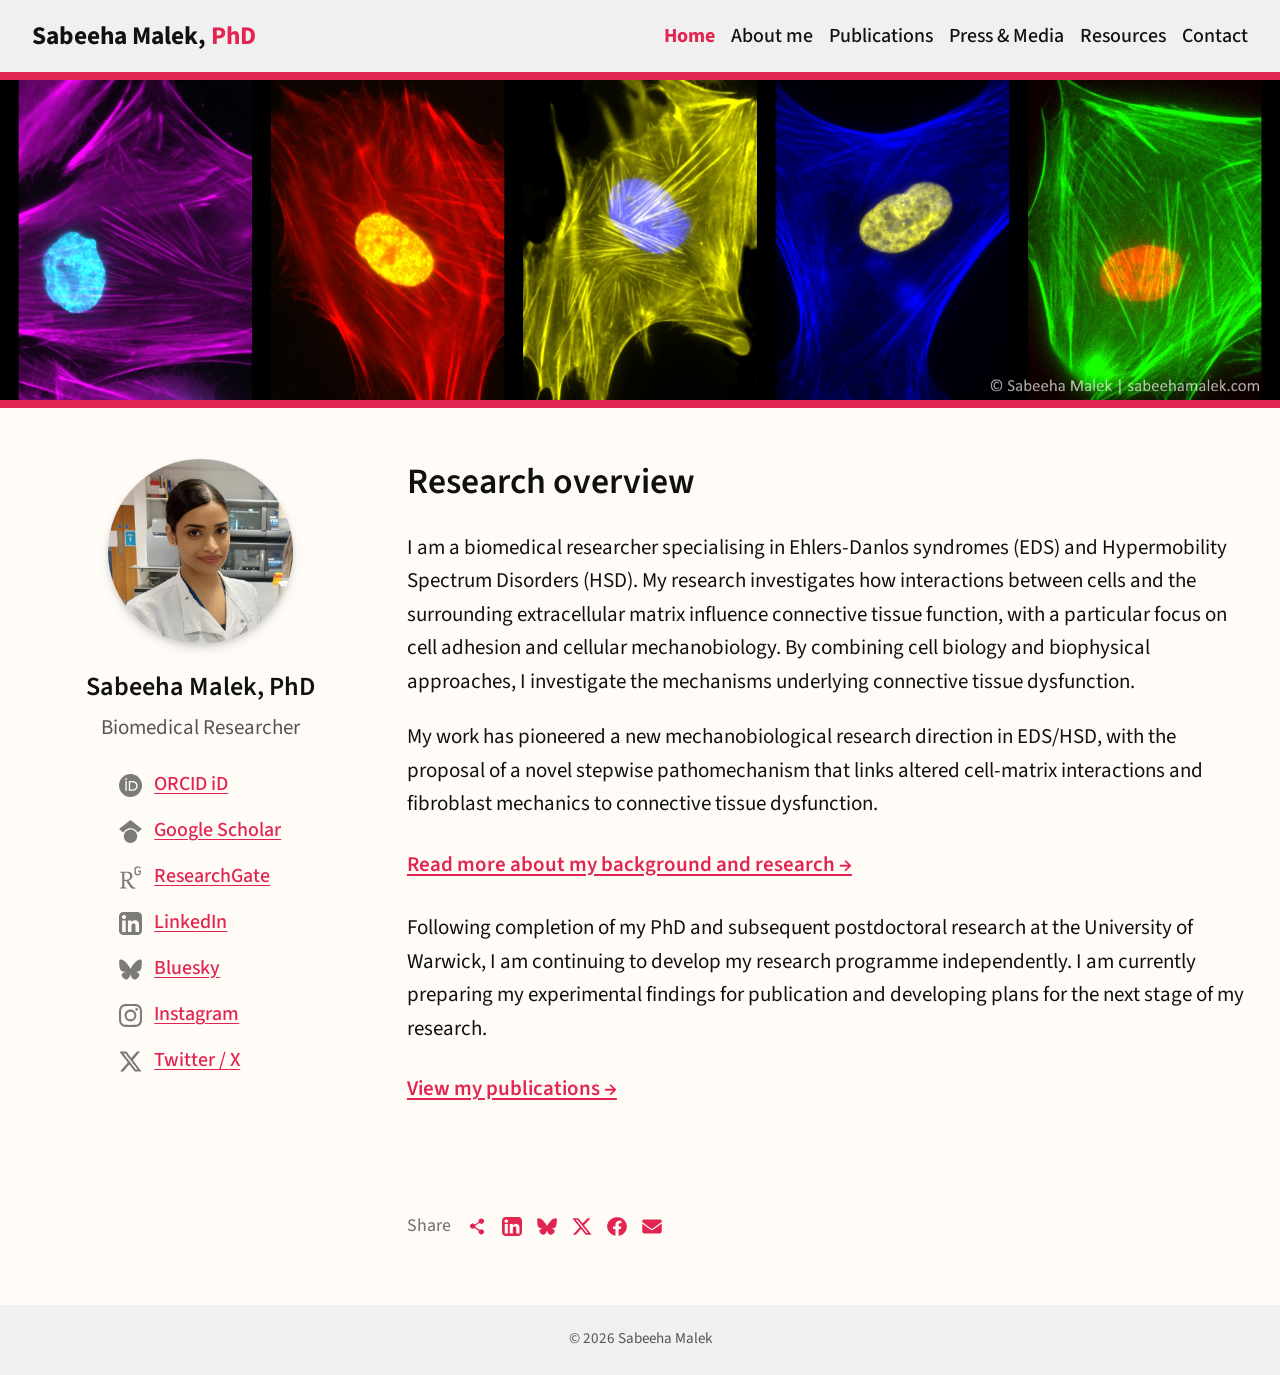
<file: index.html>
<!DOCTYPE html>
<html lang="en-GB">

<head>
    <meta charset="UTF-8">
    <meta name="viewport" content="width=device-width, initial-scale=1.0">

    <meta
        name="description"
        content="Academic website of Sabeeha Malek, PhD, biomedical researcher specialising in Ehlers-Danlos syndromes, Hypermobility Spectrum Disorders and cellular mechanobiology."
    >

    <title>Sabeeha Malek, PhD | Biomedical Researcher</title>

    <!-- Website favicon -->
    <link rel="icon" type="image/svg+xml" href="favicon.svg">
    <link rel="icon" type="image/png" sizes="32x32" href="favicon-32.png">

    <!-- Load Source Sans 3 from Google Fonts -->
    <link rel="preconnect" href="https://fonts.googleapis.com">
    <link rel="preconnect" href="https://fonts.gstatic.com" crossorigin>
    <link
        href="https://fonts.googleapis.com/css2?family=Source+Sans+3:wght@400..800&display=swap"
        rel="stylesheet"
    >

    <!-- Website stylesheet -->
    <link rel="stylesheet" href="css/style.css">
</head>

<body>

    <!-- Navigation bar -->
    <header class="site-header">
        <nav class="navbar" aria-label="Main navigation">

            <a href="index.html" class="site-name">
                Sabeeha Malek, <span class="degree">PhD</span>
            </a>

            <!-- Hamburger navigation button -->
            <button
                class="menu-toggle"
                type="button"
                aria-label="Open navigation menu"
                aria-expanded="false"
                aria-controls="nav-links"
            >
                <span></span>
                <span></span>
                <span></span>
            </button>

            <!-- Navigation links -->
            <ul class="nav-links" id="nav-links">
                <li>
                    <a
                        href="index.html"
                        class="active"
                        aria-current="page"
                    >Home</a>
                </li>
                <li>
                    <a href="about.html">About me</a>
                </li>
                <li>
                    <a href="publications.html">Publications</a>
                </li>
                <li>
                    <a href="press.html">Press &amp; Media</a>
                </li>
                <li>
                    <a href="resources.html">Resources</a>
                </li>
                <li>
                    <a href="contact.html">Contact</a>
                </li>
            </ul>

        </nav>
    </header>

    <!-- Responsive full-width banner -->
    <div class="banner">
        <picture>
            <source
                media="(max-width: 700px)"
                srcset="images/banner-mobile.jpg"
            >
            <img
                src="images/banner.jpg"
                alt="Microscopy images from biomedical research"
            >
        </picture>
    </div>

    <!-- Main content -->
    <main class="main-container">

        <!-- Left column: profile and social links -->
        <aside class="profile-column">

            <img
                src="images/profile.jpg"
                alt="Portrait of Sabeeha Malek"
                class="profile-image"
            >

            <div class="profile-details">

                <p class="profile-name">Sabeeha Malek, PhD</p>

                <p class="profile-title">Biomedical Researcher</p>

                <button
                    class="follow-button"
                    id="follow-button"
                    type="button"
                >
                    Follow me
                </button>

                <ul class="social-links">

                    <li>
                        <a
                            href="https://orcid.org/0000-0002-6130-541X"
                            target="_blank"
                            rel="noopener noreferrer"
                        >
                            <img
                                src="images/icons/orcid.svg"
                                class="social-icon"
                                alt=""
                            >
                            <span>ORCID iD</span>
                        </a>
                    </li>

                    <li>
                        <a
                            href="https://scholar.google.com/citations?user=3GFm5_kAAAAJ&amp;hl=en"
                            target="_blank"
                            rel="noopener noreferrer"
                        >
                            <img
                                src="images/icons/google-scholar.svg"
                                class="social-icon"
                                alt=""
                            >
                            <span>Google Scholar</span>
                        </a>
                    </li>

                    <li>
                        <a
                            href="https://www.researchgate.net/profile/Sabeeha-Malek-2"
                            target="_blank"
                            rel="noopener noreferrer"
                        >
                            <img
                                src="images/icons/researchgate.svg"
                                class="social-icon"
                                alt=""
                            >
                            <span>ResearchGate</span>
                        </a>
                    </li>

                    <li>
                        <a
                            href="https://uk.linkedin.com/in/sabeehamalek"
                            target="_blank"
                            rel="noopener noreferrer"
                        >
                            <img
                                src="images/icons/linkedin.svg"
                                class="social-icon"
                                alt=""
                            >
                            <span>LinkedIn</span>
                        </a>
                    </li>

                    <li>
                        <a
                            href="https://bsky.app/profile/sabeehamalek.bsky.social"
                            target="_blank"
                            rel="noopener noreferrer"
                        >
                            <img
                                src="images/icons/bluesky.svg"
                                class="social-icon"
                                alt=""
                            >
                            <span>Bluesky</span>
                        </a>
                    </li>

                    <li>
                        <a
                            href="https://www.instagram.com/sabeehamalek/"
                            target="_blank"
                            rel="noopener noreferrer"
                        >
                            <img
                                src="images/icons/instagram.svg"
                                class="social-icon"
                                alt=""
                            >
                            <span>Instagram</span>
                        </a>
                    </li>

                    <li>
                        <a
                            href="https://x.com/SabeehaMalek"
                            target="_blank"
                            rel="noopener noreferrer"
                        >
                            <img
                                src="images/icons/x.svg"
                                class="social-icon"
                                alt=""
                            >
                            <span>Twitter / X</span>
                        </a>
                    </li>

                </ul>

            </div>
        </aside>

        <!-- Right column: homepage research overview -->
        <section class="overview-section">

            <h1>Research overview</h1>

            <p>
                I am a biomedical researcher specialising in Ehlers-Danlos
                syndromes (EDS) and Hypermobility Spectrum Disorders (HSD).
                My research investigates how interactions between cells and
                the surrounding extracellular matrix influence
                connective tissue function, with a particular
                focus on cell adhesion and cellular mechanobiology. By
                combining cell biology and biophysical
                approaches, I investigate the mechanisms underlying
                connective tissue dysfunction.
            </p>

            <p>
                My work has pioneered a new mechanobiological research
                direction in EDS/HSD, with the proposal of a novel stepwise
                pathomechanism that links altered cell-matrix interactions and
                fibroblast mechanics to connective tissue dysfunction.
            </p>

            <a href="about.html" class="overview-link">
                Read more about my background and research →
            </a>

            <p>
                Following completion of my PhD and subsequent postdoctoral
                research at the University of Warwick, I am continuing to
                develop my research programme independently. I am currently
                preparing my experimental findings for publication and
                developing plans for the next stage of my research.
            </p>

            <a href="publications.html" class="publications-link">
                View my publications →
            </a>

            <!-- Share this page -->
            <section
                class="share-section"
                aria-label="Share this page"
            >
                <div class="share-inner">

                    <h2>Share</h2>

                    <div class="share-links">

                        <!-- 1. Native share -->
                        <button
                            type="button"
                            class="share-icon-button"
                            data-share-action="native"
                            aria-label="Share this page"
                            title="Share this page"
                        >
                            <img src="images/icons/share.svg" alt="">
                        </button>

                        <!-- 2. LinkedIn -->
                        <a
                            href="#"
                            class="share-icon-link"
                            data-share-link="linkedin"
                            target="_blank"
                            rel="noopener noreferrer"
                            aria-label="Share on LinkedIn"
                            title="Share on LinkedIn"
                        >
                            <img src="images/icons/linkedin.svg" alt="">
                        </a>

                        <!-- 3. Bluesky -->
                        <a
                            href="#"
                            class="share-icon-link"
                            data-share-link="bluesky"
                            target="_blank"
                            rel="noopener noreferrer"
                            aria-label="Share on Bluesky"
                            title="Share on Bluesky"
                        >
                            <img src="images/icons/bluesky.svg" alt="">
                        </a>

                        <!-- 4. X -->
                        <a
                            href="#"
                            class="share-icon-link"
                            data-share-link="x"
                            target="_blank"
                            rel="noopener noreferrer"
                            aria-label="Share on X"
                            title="Share on X"
                        >
                            <img src="images/icons/x.svg" alt="">
                        </a>

                        <!-- 5. Facebook -->
                        <a
                            href="#"
                            class="share-icon-link"
                            data-share-link="facebook"
                            target="_blank"
                            rel="noopener noreferrer"
                            aria-label="Share on Facebook"
                            title="Share on Facebook"
                        >
                            <img src="images/icons/facebook.svg" alt="">
                        </a>

                        <!-- 6. Email -->
                        <a
                            href="#"
                            class="share-icon-link"
                            data-share-link="email"
                            aria-label="Share this page by email"
                            title="Share by email"
                        >
                            <img src="images/icons/email.svg" alt="">
                        </a>

                    </div>

                    <p
                        class="share-status"
                        id="share-status"
                        role="status"
                    ></p>

                </div>
            </section>

        </section>

    </main>

    <!-- Mobile Follow me pop-up -->
    <div
        class="follow-modal-overlay"
        id="follow-modal"
        aria-hidden="true"
    >
        <section
            class="follow-modal"
            role="dialog"
            aria-modal="true"
            aria-labelledby="follow-modal-name"
        >
            <button
                class="follow-modal-close"
                id="follow-modal-close"
                type="button"
                aria-label="Close Follow me pop-up"
            >
                &times;
            </button>

            <img
                src="images/profile.jpg"
                alt="Portrait of Sabeeha Malek"
                class="follow-modal-image"
            >

            <h2 class="follow-modal-name" id="follow-modal-name">
                Sabeeha Malek, PhD
            </h2>

            <p class="follow-modal-title">Biomedical Researcher</p>

            <ul class="social-links follow-modal-social-links">

                <li>
                    <a
                        href="https://orcid.org/0000-0002-6130-541X"
                        target="_blank"
                        rel="noopener noreferrer"
                    >
                        <img
                            src="images/icons/orcid.svg"
                            class="social-icon"
                            alt=""
                        >
                        <span>ORCID iD</span>
                    </a>
                </li>

                <li>
                    <a
                        href="https://scholar.google.com/citations?user=3GFm5_kAAAAJ&amp;hl=en"
                        target="_blank"
                        rel="noopener noreferrer"
                    >
                        <img
                            src="images/icons/google-scholar.svg"
                            class="social-icon"
                            alt=""
                        >
                        <span>Google Scholar</span>
                    </a>
                </li>

                <li>
                    <a
                        href="https://www.researchgate.net/profile/Sabeeha-Malek-2"
                        target="_blank"
                        rel="noopener noreferrer"
                    >
                        <img
                            src="images/icons/researchgate.svg"
                            class="social-icon"
                            alt=""
                        >
                        <span>ResearchGate</span>
                    </a>
                </li>

                <li>
                    <a
                        href="https://uk.linkedin.com/in/sabeehamalek"
                        target="_blank"
                        rel="noopener noreferrer"
                    >
                        <img
                            src="images/icons/linkedin.svg"
                            class="social-icon"
                            alt=""
                        >
                        <span>LinkedIn</span>
                    </a>
                </li>

                <li>
                    <a
                        href="https://bsky.app/profile/sabeehamalek.bsky.social"
                        target="_blank"
                        rel="noopener noreferrer"
                    >
                        <img
                            src="images/icons/bluesky.svg"
                            class="social-icon"
                            alt=""
                        >
                        <span>Bluesky</span>
                    </a>
                </li>

                <li>
                    <a
                        href="https://www.instagram.com/sabeehamalek/"
                        target="_blank"
                        rel="noopener noreferrer"
                    >
                        <img
                            src="images/icons/instagram.svg"
                            class="social-icon"
                            alt=""
                        >
                        <span>Instagram</span>
                    </a>
                </li>

                <li>
                    <a
                        href="https://x.com/SabeehaMalek"
                        target="_blank"
                        rel="noopener noreferrer"
                    >
                        <img
                            src="images/icons/x.svg"
                            class="social-icon"
                            alt=""
                        >
                        <span>Twitter / X</span>
                    </a>
                </li>

            </ul>
        </section>
    </div>

    <!-- Footer -->
    <footer class="site-footer">
        <div class="site-footer-inner">
            <p>&copy; 2026 Sabeeha Malek</p>
        </div>
    </footer>

    <!-- Hamburger menu and Follow me pop-up behaviour -->
    <script>
        document.addEventListener("DOMContentLoaded", function () {

            const menuButton = document.querySelector(".menu-toggle");
            const navbar = document.querySelector(".navbar");
            const navLinks = document.querySelectorAll(".nav-links a");
            const followButton = document.getElementById("follow-button");
            const followModal = document.getElementById("follow-modal");
            const closeFollowModal = document.getElementById("follow-modal-close");

            /* Open and close the hamburger navigation menu */

            function closeMenu() {
                navbar.classList.remove("menu-open");
                menuButton.setAttribute("aria-expanded", "false");
                menuButton.setAttribute("aria-label", "Open navigation menu");
            }

            menuButton.addEventListener("click", function (event) {
                event.stopPropagation();

                const isOpen = navbar.classList.toggle("menu-open");

                menuButton.setAttribute("aria-expanded", String(isOpen));
                menuButton.setAttribute(
                    "aria-label",
                    isOpen ? "Close navigation menu" : "Open navigation menu"
                );
            });

            /* Close the navigation menu after selecting a page */

            navLinks.forEach(function (link) {
                link.addEventListener("click", closeMenu);
            });

            /* Close the navigation menu when tapping outside it */

            document.addEventListener("click", function (event) {
                if (
                    navbar.classList.contains("menu-open") &&
                    !navbar.contains(event.target)
                ) {
                    closeMenu();
                }
            });

            /* Open and close the Follow me pop-up */

            function openFollowModal() {
                followModal.classList.add("is-open");
                followModal.setAttribute("aria-hidden", "false");
                document.body.style.overflow = "hidden";
                closeFollowModal.focus();
            }

            function closeFollowModalPopup() {
                followModal.classList.remove("is-open");
                followModal.setAttribute("aria-hidden", "true");
                document.body.style.overflow = "";
                followButton.focus();
            }

            followButton.addEventListener("click", openFollowModal);
            closeFollowModal.addEventListener("click", closeFollowModalPopup);

            /* Close the Follow me pop-up when tapping outside the panel */

            followModal.addEventListener("click", function (event) {
                if (event.target === followModal) {
                    closeFollowModalPopup();
                }
            });

            /* Handle Escape and keyboard focus in open menus */

            document.addEventListener("keydown", function (event) {

                /* Close open menus when Escape is pressed */
                if (event.key === "Escape") {
                    if (followModal.classList.contains("is-open")) {
                        closeFollowModalPopup();
                    }

                    if (navbar.classList.contains("menu-open")) {
                        closeMenu();
                        menuButton.focus();
                    }

                    return;
                }

                /* Trap keyboard focus inside the Follow me panel */
                if (
                    event.key !== "Tab" ||
                    !followModal.classList.contains("is-open")
                ) {
                    return;
                }

                /* Find the buttons and links inside the panel */
                const focusableElements = Array.from(
                    followModal.querySelectorAll(
                        'button:not([disabled]), a[href], input:not([disabled]), select:not([disabled]), textarea:not([disabled]), [tabindex]:not([tabindex="-1"])'
                    )
                ).filter(element => element.getClientRects().length > 0);

                const firstElement = focusableElements[0];
                const lastElement = focusableElements[focusableElements.length - 1];

                if (!firstElement || !lastElement) {
                    return;
                }

                /* Shift + Tab from the first element moves to the last */
                if (
                    event.shiftKey &&
                    (
                        document.activeElement === firstElement ||
                        !followModal.contains(document.activeElement)
                    )
                ) {
                    event.preventDefault();
                    lastElement.focus();
                }

                /* Tab from the last element moves to the first */
                else if (
                    !event.shiftKey &&
                    (
                        document.activeElement === lastElement ||
                        !followModal.contains(document.activeElement)
                    )
                ) {
                    event.preventDefault();
                    firstElement.focus();
                }
            });

        });
    </script>

    <!-- Social media sharing links -->
    <script>
        (function () {
            const pageUrl = window.location.href.split("#")[0];
            const pageTitle = document.title;

            const encodedUrl = encodeURIComponent(pageUrl);
            const encodedTitle = encodeURIComponent(pageTitle);

            /* Set up the social media sharing links */

            document.querySelectorAll("[data-share-link]").forEach(function (link) {
                const platform = link.dataset.shareLink;

                switch (platform) {
                    case "linkedin":
                        link.href =
                            "https://www.linkedin.com/sharing/share-offsite/?url=" +
                            encodedUrl;
                        break;

                    case "bluesky":
                        link.href =
                            "https://bsky.app/intent/compose?text=" +
                            encodeURIComponent(pageTitle + " " + pageUrl);
                        break;

                    case "x":
                        link.href =
                            "https://x.com/intent/tweet?url=" +
                            encodedUrl +
                            "&text=" + encodedTitle;
                        break;

                    case "facebook":
                        link.href =
                            "https://www.facebook.com/sharer/sharer.php?u=" +
                            encodedUrl;
                        break;

                    case "email":
                        link.href =
                            "mailto:?subject=" + encodedTitle +
                            "&body=" +
                            encodeURIComponent(
                                "I thought you might find this page interesting:\n\n" +
                                pageTitle + "\n" + pageUrl
                            );
                        break;
                }
            });

            /* Native sharing, with a copy-link fallback */

            const nativeButton =
                document.querySelector('[data-share-action="native"]');
            const status = document.getElementById("share-status");

            if (nativeButton) {
                nativeButton.addEventListener("click", async function () {
                    if (navigator.share) {
                        try {
                            await navigator.share({
                                title: pageTitle,
                                url: pageUrl
                            });
                        } catch (error) {
                            if (error.name !== "AbortError") {
                                status.textContent =
                                    "Sharing was unavailable. Please copy the page link from your address bar.";
                            }
                        }
                    } else {
                        try {
                            await navigator.clipboard.writeText(pageUrl);
                            status.textContent =
                                "Native sharing is unavailable here. The page link has been copied.";
                        } catch (error) {
                            window.prompt("Copy this page link:", pageUrl);
                        }
                    }
                });
            }
        })();
    </script>

    <!-- Automatically switch to hamburger navigation when links wrap -->
    <script>
        (() => {
            const navbar = document.querySelector(".navbar");
            const navLinks = navbar?.querySelector(".nav-links");

            if (!navbar || !navLinks) return;

            const mobileQuery = window.matchMedia("(max-width: 700px)");

            function updateNavigationMode() {

                /* Let the existing mobile CSS handle mobile screens */
                if (mobileQuery.matches) {
                    const wasUsingResponsiveToggle =
                        navbar.classList.contains("nav-needs-toggle");

                    navbar.classList.remove("nav-needs-toggle");

                    /* Reset the menu if switching from tablet/desktop mode */
                    if (wasUsingResponsiveToggle) {
                        navbar.classList.remove("menu-open");

                        const menuButton = navbar.querySelector(".menu-toggle");

                        if (menuButton) {
                            menuButton.setAttribute("aria-expanded", "false");
                            menuButton.setAttribute(
                                "aria-label",
                                "Open navigation menu"
                            );
                        }
                    }

                    return;
                }

                /*
                 * Temporarily restore horizontal links to check
                 * whether they occupy more than one row.
                 */
                navbar.classList.remove("nav-needs-toggle");

                const items = Array.from(navLinks.children);

                if (items.length < 2) return;

                const firstRowTop = items[0].getBoundingClientRect().top;

                const linksHaveWrapped = items.some(item =>
                    Math.abs(
                        item.getBoundingClientRect().top - firstRowTop
                    ) > 2
                );

                /* Use hamburger mode only when the links have wrapped */
                navbar.classList.toggle(
                    "nav-needs-toggle",
                    linksHaveWrapped
                );

                /* Close the menu if the horizontal navigation fits again */
                if (!linksHaveWrapped) {
                    navbar.classList.remove("menu-open");

                    const menuButton = navbar.querySelector(".menu-toggle");

                    if (menuButton) {
                        menuButton.setAttribute("aria-expanded", "false");
                        menuButton.setAttribute(
                            "aria-label",
                            "Open navigation menu"
                        );
                    }
                }
            }

            /* Recheck on initial load and whenever the viewport changes */
            updateNavigationMode();
            window.addEventListener("resize", updateNavigationMode);
            window.addEventListener("load", updateNavigationMode);

            /* Recheck after the website's fonts have finished loading */
            if (document.fonts?.ready) {
                document.fonts.ready.then(updateNavigationMode);
            }
        })();
    </script>

</body>
</html>
</file>
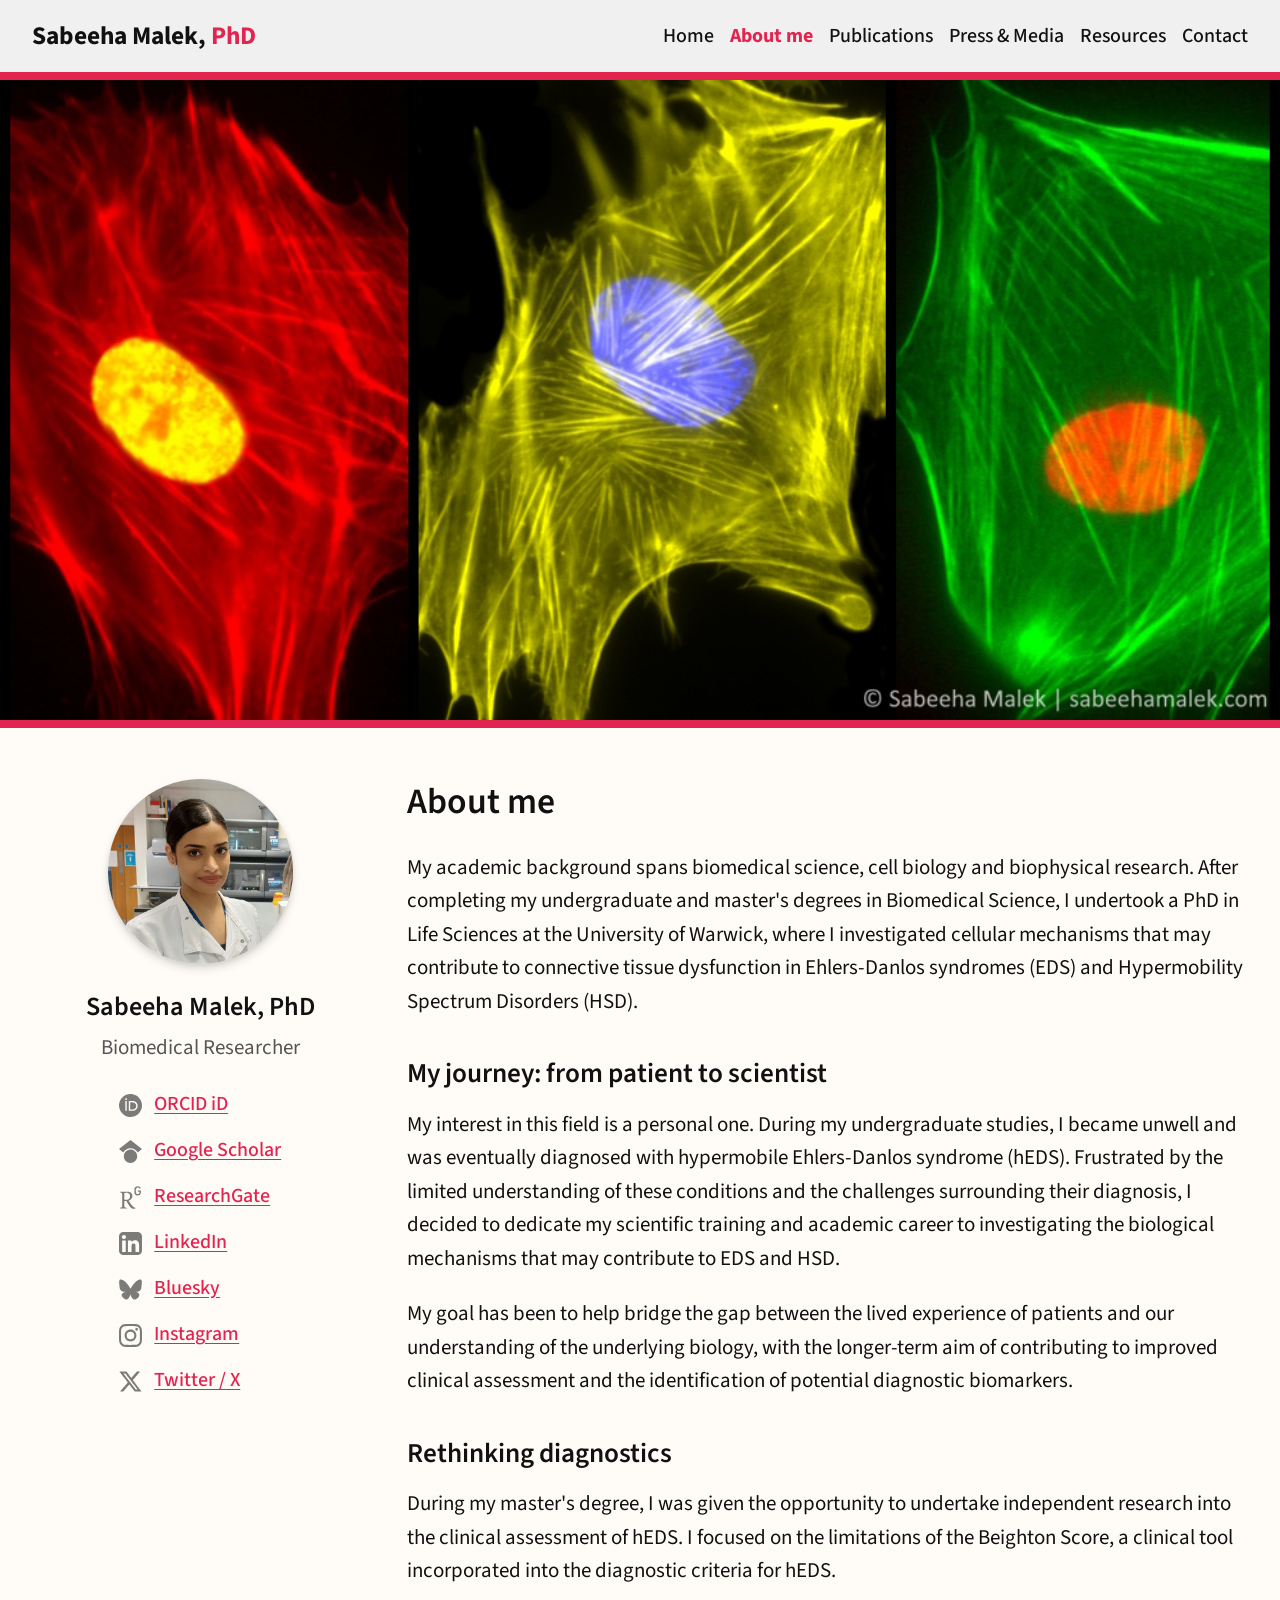
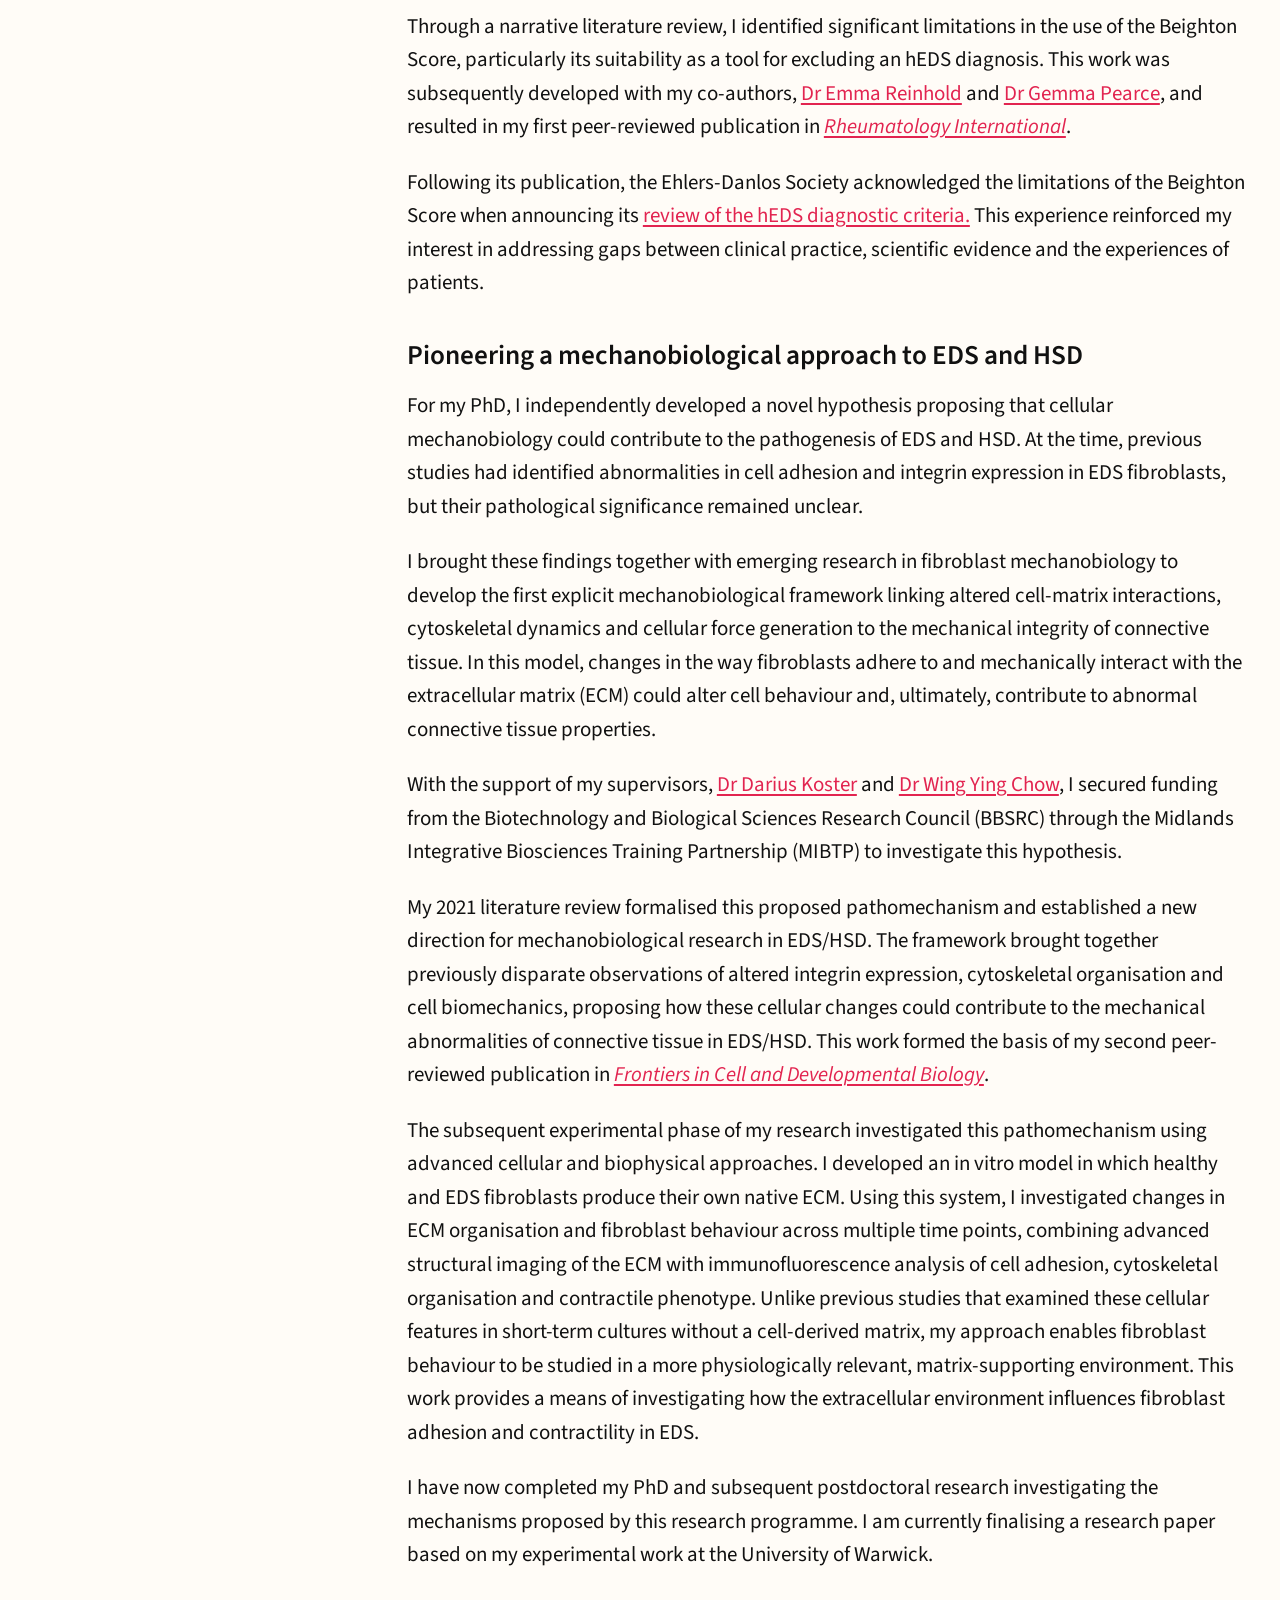
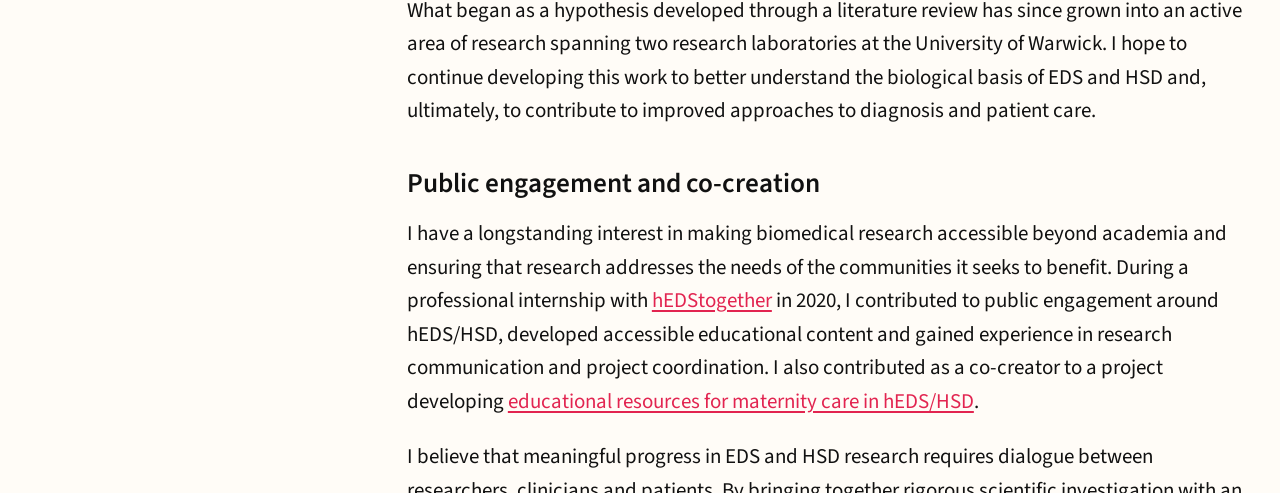
<file: about.html>
<!DOCTYPE html>
<html lang="en-GB">

<head>
    <meta charset="UTF-8">
    <meta name="viewport" content="width=device-width, initial-scale=1.0">

    <meta
        name="description"
        content="Learn about Sabeeha Malek, PhD, her academic background and biomedical research on Ehlers-Danlos syndromes and Hypermobility Spectrum Disorders."
    >

    <title>Sabeeha Malek, PhD | About me</title>

    <!-- Website favicon -->
    <link rel="icon" type="image/svg+xml" href="favicon.svg">
    <link rel="icon" type="image/png" sizes="32x32" href="favicon-32.png">

    <!-- Load Source Sans 3 from Google Fonts -->
    <link rel="preconnect" href="https://fonts.googleapis.com">
    <link rel="preconnect" href="https://fonts.gstatic.com" crossorigin>
    <link
        href="https://fonts.googleapis.com/css2?family=Source+Sans+3:wght@400..800&display=swap"
        rel="stylesheet"
    >

    <!-- Website stylesheet -->
    <link rel="stylesheet" href="css/style.css">
</head>

<body>

    <!-- Navigation bar -->
    <header class="site-header">
        <nav class="navbar" aria-label="Main navigation">

            <a href="index.html" class="site-name">
                Sabeeha Malek, <span class="degree">PhD</span>
            </a>

            <!-- Hamburger navigation button -->
            <button
                class="menu-toggle"
                type="button"
                aria-label="Open navigation menu"
                aria-expanded="false"
                aria-controls="nav-links"
            >
                <span></span>
                <span></span>
                <span></span>
            </button>

            <!-- Navigation links -->
            <ul class="nav-links" id="nav-links">
                <li>
                  <a href="index.html">Home</a>
                </li>
                <li>
                    <a
                        href="about.html"
                        class="active"
                        aria-current="page"
                    >About me</a>
                </li>
                <li>
                    <a href="publications.html">Publications</a>
                </li>
                <li>
                    <a href="press.html">Press &amp; Media</a>
                </li>
                <li>
                    <a href="resources.html">Resources</a>
                </li>
                <li>
                    <a href="contact.html">Contact</a>
                </li>
            </ul>

        </nav>
    </header>

    <!-- Responsive full-width banner -->
    <div class="banner">
        <picture>
            <source
                media="(max-width: 700px)"
                srcset="images/banner-mobile.jpg"
            >
            <img
                src="images/banner.jpg"
                alt="Microscopy images from biomedical research"
            >
        </picture>
    </div>

    <!-- Main content -->
    <main class="main-container">

        <!-- Left column: profile and social links -->
        <aside class="profile-column">

            <img
                src="images/profile.jpg"
                alt="Portrait of Sabeeha Malek"
                class="profile-image"
            >

            <div class="profile-details">

                <p class="profile-name">Sabeeha Malek, PhD</p>

                <p class="profile-title">Biomedical Researcher</p>

                <button
                    class="follow-button"
                    id="follow-button"
                    type="button"
                >
                    Follow me
                </button>

                <ul class="social-links">

                    <li>
                        <a
                            href="https://orcid.org/0000-0002-6130-541X"
                            target="_blank"
                            rel="noopener noreferrer"
                        >
                            <img
                                src="images/icons/orcid.svg"
                                class="social-icon"
                                alt=""
                            >
                            <span>ORCID iD</span>
                        </a>
                    </li>

                    <li>
                        <a
                            href="https://scholar.google.com/citations?user=3GFm5_kAAAAJ&amp;hl=en"
                            target="_blank"
                            rel="noopener noreferrer"
                        >
                            <img
                                src="images/icons/google-scholar.svg"
                                class="social-icon"
                                alt=""
                            >
                            <span>Google Scholar</span>
                        </a>
                    </li>

                    <li>
                        <a
                            href="https://www.researchgate.net/profile/Sabeeha-Malek-2"
                            target="_blank"
                            rel="noopener noreferrer"
                        >
                            <img
                                src="images/icons/researchgate.svg"
                                class="social-icon"
                                alt=""
                            >
                            <span>ResearchGate</span>
                        </a>
                    </li>

                    <li>
                        <a
                            href="https://uk.linkedin.com/in/sabeehamalek"
                            target="_blank"
                            rel="noopener noreferrer"
                        >
                            <img
                                src="images/icons/linkedin.svg"
                                class="social-icon"
                                alt=""
                            >
                            <span>LinkedIn</span>
                        </a>
                    </li>

                    <li>
                        <a
                            href="https://bsky.app/profile/sabeehamalek.bsky.social"
                            target="_blank"
                            rel="noopener noreferrer"
                        >
                            <img
                                src="images/icons/bluesky.svg"
                                class="social-icon"
                                alt=""
                            >
                            <span>Bluesky</span>
                        </a>
                    </li>

                    <li>
                        <a
                            href="https://www.instagram.com/sabeehamalek/"
                            target="_blank"
                            rel="noopener noreferrer"
                        >
                            <img
                                src="images/icons/instagram.svg"
                                class="social-icon"
                                alt=""
                            >
                            <span>Instagram</span>
                        </a>
                    </li>

                    <li>
                        <a
                            href="https://x.com/SabeehaMalek"
                            target="_blank"
                            rel="noopener noreferrer"
                        >
                            <img
                                src="images/icons/x.svg"
                                class="social-icon"
                                alt=""
                            >
                            <span>Twitter / X</span>
                        </a>
                    </li>

                </ul>

            </div>
        </aside>

       
            <!-- Right column: About me -->
            <section class="overview-section">

                <h1>About me</h1>

                <p>
                    My academic background spans biomedical science, cell
                    biology and biophysical research. After completing my
                    undergraduate and master's degrees in Biomedical Science,
                    I undertook a PhD in Life Sciences at the University of
                    Warwick, where I investigated cellular mechanisms that may
                    contribute to connective tissue dysfunction in
                    Ehlers-Danlos syndromes (EDS) and Hypermobility Spectrum
                    Disorders (HSD).
                </p>

                <h2>My journey: from patient to scientist</h2>

                <p>
                    My interest in this field is a personal one. During my
                    undergraduate studies, I became unwell and was eventually
                    diagnosed with hypermobile Ehlers-Danlos syndrome (hEDS).
                    Frustrated by the limited understanding of these
                    conditions and the challenges surrounding their diagnosis,
                    I decided to dedicate my scientific training and academic
                    career to investigating the biological mechanisms that
                    may contribute to EDS and HSD.
                </p>

                <p>
                    My goal has been to help bridge the gap between the lived
                    experience of patients and our understanding of the
                    underlying biology, with the longer-term aim of
                    contributing to improved clinical assessment and the
                    identification of potential diagnostic biomarkers.
                </p>

                <h2>Rethinking diagnostics</h2>

                <p>
                    During my master's degree, I was given the opportunity to
                    undertake independent research into the clinical
                    assessment of hEDS. I focused on the limitations of the
                    Beighton Score, a clinical tool incorporated into the
                    diagnostic criteria for hEDS.
                </p>

                <p>
                    Through a narrative literature review, I identified
                    significant limitations in the use of the Beighton Score,
                    particularly its suitability as a tool for excluding an
                    hEDS diagnosis. This work was subsequently developed with 
                    my co-authors,
                    <a
                        href="https://hedstogether.com/author/emma-reinhold/"
                        target="_blank"
                        rel="noopener noreferrer"
                    >Dr Emma Reinhold</a>
                    and
                    <a
                        href="https://pureportal.coventry.ac.uk/en/persons/gemma-pearce/"
                        target="_blank"
                        rel="noopener noreferrer"
                    >Dr Gemma Pearce</a>,
                    and resulted in my first peer-reviewed publication in
                    <a
                        href="https://link.springer.com/article/10.1007/s00296-021-04832-4"
                        target="_blank"
                        rel="noopener noreferrer"
                    ><em>Rheumatology International</em></a>.

                </p>

                <p>
                    Following its publication, the Ehlers-Danlos Society
                    acknowledged the limitations of the Beighton Score when
                    announcing its 
                     <a
                        href="https://web.archive.org/web/20220512140652/https://www.ehlers-danlos.com/review-of-the-2017-international-criteria-for-heds-and-description-of-hsd/"
                        target="_blank"
                        rel="noopener noreferrer"
                    >review of the hEDS diagnostic criteria.</a>
                    This experience reinforced my interest in addressing gaps
                    between clinical practice, scientific evidence and the
                    experiences of patients.
                </p>

                <h2>Pioneering a mechanobiological approach to EDS and HSD</h2>

                <p>
                    For my PhD, I independently developed a novel hypothesis
                    proposing that cellular mechanobiology could contribute
                    to the pathogenesis of EDS and HSD. At the time, previous
                    studies had identified abnormalities in cell adhesion
                    and integrin expression in EDS fibroblasts, but their
                    pathological significance remained unclear.
                </p>

                <p>
                    I brought these findings together with emerging research
                    in fibroblast mechanobiology to develop the first
                    explicit mechanobiological framework linking altered
                    cell-matrix interactions, cytoskeletal dynamics and
                    cellular force generation to the mechanical integrity
                    of connective tissue. In this model, changes in the way
                    fibroblasts adhere to and mechanically interact with the
                    extracellular matrix (ECM) could alter cell behaviour
                    and, ultimately, contribute to abnormal connective
                    tissue properties.
                </p>

                <p>
                    With the support of my supervisors,
                    <a
                        href="https://mechanochemistry.org/Koester/"
                        target="_blank"
                        rel="noopener noreferrer"
                    >Dr Darius Koster</a>
                    and
                    <a
                        href="https://wychowlab.org/"
                        target="_blank"
                        rel="noopener noreferrer"
                    >Dr Wing Ying Chow</a>,
                    I secured funding from the Biotechnology and Biological
                    Sciences Research Council (BBSRC) through the Midlands
                    Integrative Biosciences Training Partnership (MIBTP)
                    to investigate this hypothesis.
                </p>

                <p>
                    My 2021 literature review formalised this proposed
                    pathomechanism and established a new direction for
                    mechanobiological research in EDS/HSD. The framework
                    brought together previously disparate observations of
                    altered integrin expression, cytoskeletal organisation
                    and cell biomechanics, proposing how these cellular
                    changes could contribute to the mechanical abnormalities
                    of connective tissue in EDS/HSD. This work formed the
                    basis of my second peer-reviewed publication in
                    <a
                        href="https://www.frontiersin.org/journals/cell-and-developmental-biology/articles/10.3389/fcell.2021.649082/full"
                        target="_blank"
                        rel="noopener noreferrer"
                    ><em>Frontiers in Cell and Developmental Biology</em></a>.
                </p>

                <p>
                    The subsequent experimental phase of my research
                    investigated this pathomechanism using advanced cellular
                    and biophysical approaches. I developed an in vitro
                    model in which healthy and EDS fibroblasts produce their
                    own native ECM. Using this system, I investigated changes
                    in ECM organisation and fibroblast behaviour across
                    multiple time points, combining advanced structural imaging of
                    the ECM with immunofluorescence analysis of cell
                    adhesion, cytoskeletal organisation and contractile
                    phenotype. Unlike previous studies that examined these
                    cellular features in short-term cultures without a
                    cell-derived matrix, my approach enables fibroblast
                    behaviour to be studied in a more physiologically
                    relevant, matrix-supporting environment. This work
                    provides a means of investigating how the extracellular
                    environment influences fibroblast adhesion and
                    contractility in EDS.
                </p>

                <p>
                    I have now completed my PhD and subsequent postdoctoral
                    research investigating the mechanisms proposed by this
                    research programme. I am currently finalising a research
                    paper based on my experimental work at the University
                    of Warwick.
                </p>

                <p>
                    What began as a hypothesis developed through a literature
                    review has since grown into an active area of research
                    spanning two research laboratories at the University
                    of Warwick. I hope to continue developing this work to
                    better understand the biological basis of EDS and HSD
                    and, ultimately, to contribute to improved approaches
                    to diagnosis and patient care.
                </p>

                <h2>Public engagement and co-creation</h2>

                <p>
                    I have a longstanding interest in making biomedical
                    research accessible beyond academia and ensuring that
                    research addresses the needs of the communities it seeks
                    to benefit. During a professional internship with
                    <a
                        href="https://hedstogether.com"
                        target="_blank"
                        rel="noopener noreferrer"
                    >hEDStogether</a>
                    in 2020, I contributed to public engagement around
                    hEDS/HSD, developed accessible educational content and
                    gained experience in research communication and project
                    coordination. I also contributed as a co-creator to a
                    project developing
                    <a
                        href="https://hedstogether.com/projects/eds-maternity-co-created-tools/"
                        target="_blank"
                        rel="noopener noreferrer"
                    >educational resources for maternity care in hEDS/HSD</a>.
                </p>

                <p>
                    I believe that meaningful progress in EDS and HSD
                    research requires dialogue between researchers,
                    clinicians and patients. By bringing together rigorous
                    scientific investigation with an understanding of the
                    lived experience of these conditions, my aim is to help
                    advance research that is both scientifically meaningful
                    and clinically relevant.
                </p>

                <!-- Share this page -->

            <section
                class="share-section"
                aria-label="Share this page"
            >
                <div class="share-inner">

                    <h2>Share</h2>

                    <div class="share-links">

                        <!-- 1. Native share -->
                        <button
                            type="button"
                            class="share-icon-button"
                            data-share-action="native"
                            aria-label="Share this page"
                            title="Share this page"
                        >
                            <img src="images/icons/share.svg" alt="">
                        </button>

                        <!-- 2. LinkedIn -->
                        <a
                            href="#"
                            class="share-icon-link"
                            data-share-link="linkedin"
                            target="_blank"
                            rel="noopener noreferrer"
                            aria-label="Share on LinkedIn"
                            title="Share on LinkedIn"
                        >
                            <img src="images/icons/linkedin.svg" alt="">
                        </a>

                        <!-- 3. Bluesky -->
                        <a
                            href="#"
                            class="share-icon-link"
                            data-share-link="bluesky"
                            target="_blank"
                            rel="noopener noreferrer"
                            aria-label="Share on Bluesky"
                            title="Share on Bluesky"
                        >
                            <img src="images/icons/bluesky.svg" alt="">
                        </a>

                        <!-- 4. X -->
                        <a
                            href="#"
                            class="share-icon-link"
                            data-share-link="x"
                            target="_blank"
                            rel="noopener noreferrer"
                            aria-label="Share on X"
                            title="Share on X"
                        >
                            <img src="images/icons/x.svg" alt="">
                        </a>

                        <!-- 5. Facebook -->
                        <a
                            href="#"
                            class="share-icon-link"
                            data-share-link="facebook"
                            target="_blank"
                            rel="noopener noreferrer"
                            aria-label="Share on Facebook"
                            title="Share on Facebook"
                        >
                            <img src="images/icons/facebook.svg" alt="">
                        </a>

                        <!-- 6. Email -->
                        <a
                            href="#"
                            class="share-icon-link"
                            data-share-link="email"
                            aria-label="Share this page by email"
                            title="Share by email"
                        >
                            <img src="images/icons/email.svg" alt="">
                        </a>

                    </div>

                    <p
                        class="share-status"
                        id="share-status"
                        role="status"
                    ></p>

                </div>
            </section>

        </section>

    </main>

    <!-- Mobile Follow me pop-up -->
    <div
        class="follow-modal-overlay"
        id="follow-modal"
        aria-hidden="true"
    >
        <section
            class="follow-modal"
            role="dialog"
            aria-modal="true"
            aria-labelledby="follow-modal-name"
        >
            <button
                class="follow-modal-close"
                id="follow-modal-close"
                type="button"
                aria-label="Close Follow me pop-up"
            >
                &times;
            </button>

            <img
                src="images/profile.jpg"
                alt="Portrait of Sabeeha Malek"
                class="follow-modal-image"
            >

            <h2 class="follow-modal-name" id="follow-modal-name">
                Sabeeha Malek, PhD
            </h2>

            <p class="follow-modal-title">Biomedical Researcher</p>

            <ul class="social-links follow-modal-social-links">

                <li>
                    <a
                        href="https://orcid.org/0000-0002-6130-541X"
                        target="_blank"
                        rel="noopener noreferrer"
                    >
                        <img
                            src="images/icons/orcid.svg"
                            class="social-icon"
                            alt=""
                        >
                        <span>ORCID iD</span>
                    </a>
                </li>

                <li>
                    <a
                        href="https://scholar.google.com/citations?user=3GFm5_kAAAAJ&amp;hl=en"
                        target="_blank"
                        rel="noopener noreferrer"
                    >
                        <img
                            src="images/icons/google-scholar.svg"
                            class="social-icon"
                            alt=""
                        >
                        <span>Google Scholar</span>
                    </a>
                </li>

                <li>
                    <a
                        href="https://www.researchgate.net/profile/Sabeeha-Malek-2"
                        target="_blank"
                        rel="noopener noreferrer"
                    >
                        <img
                            src="images/icons/researchgate.svg"
                            class="social-icon"
                            alt=""
                        >
                        <span>ResearchGate</span>
                    </a>
                </li>

                <li>
                    <a
                        href="https://uk.linkedin.com/in/sabeehamalek"
                        target="_blank"
                        rel="noopener noreferrer"
                    >
                        <img
                            src="images/icons/linkedin.svg"
                            class="social-icon"
                            alt=""
                        >
                        <span>LinkedIn</span>
                    </a>
                </li>

                <li>
                    <a
                        href="https://bsky.app/profile/sabeehamalek.bsky.social"
                        target="_blank"
                        rel="noopener noreferrer"
                    >
                        <img
                            src="images/icons/bluesky.svg"
                            class="social-icon"
                            alt=""
                        >
                        <span>Bluesky</span>
                    </a>
                </li>

                <li>
                    <a
                        href="https://www.instagram.com/sabeehamalek/"
                        target="_blank"
                        rel="noopener noreferrer"
                    >
                        <img
                            src="images/icons/instagram.svg"
                            class="social-icon"
                            alt=""
                        >
                        <span>Instagram</span>
                    </a>
                </li>

                <li>
                    <a
                        href="https://x.com/SabeehaMalek"
                        target="_blank"
                        rel="noopener noreferrer"
                    >
                        <img
                            src="images/icons/x.svg"
                            class="social-icon"
                            alt=""
                        >
                        <span>Twitter / X</span>
                    </a>
                </li>

            </ul>
        </section>
    </div>

    <!-- Footer -->
    <footer class="site-footer">
        <div class="site-footer-inner">
            <p>&copy; 2026 Sabeeha Malek</p>
        </div>
    </footer>

    <!-- Hamburger menu and Follow me pop-up behaviour -->
    <script>
        document.addEventListener("DOMContentLoaded", function () {

            const menuButton = document.querySelector(".menu-toggle");
            const navbar = document.querySelector(".navbar");
            const navLinks = document.querySelectorAll(".nav-links a");
            const followButton = document.getElementById("follow-button");
            const followModal = document.getElementById("follow-modal");
            const closeFollowModal = document.getElementById("follow-modal-close");

            /* Open and close the hamburger navigation menu */

            function closeMenu() {
                navbar.classList.remove("menu-open");
                menuButton.setAttribute("aria-expanded", "false");
                menuButton.setAttribute("aria-label", "Open navigation menu");
            }

            menuButton.addEventListener("click", function (event) {
                event.stopPropagation();

                const isOpen = navbar.classList.toggle("menu-open");

                menuButton.setAttribute("aria-expanded", String(isOpen));
                menuButton.setAttribute(
                    "aria-label",
                    isOpen ? "Close navigation menu" : "Open navigation menu"
                );
            });

            /* Close the navigation menu after selecting a page */

            navLinks.forEach(function (link) {
                link.addEventListener("click", closeMenu);
            });

            /* Close the navigation menu when tapping outside it */

            document.addEventListener("click", function (event) {
                if (
                    navbar.classList.contains("menu-open") &&
                    !navbar.contains(event.target)
                ) {
                    closeMenu();
                }
            });

            /* Open and close the Follow me pop-up */

            function openFollowModal() {
                followModal.classList.add("is-open");
                followModal.setAttribute("aria-hidden", "false");
                document.body.style.overflow = "hidden";
                closeFollowModal.focus();
            }

            function closeFollowModalPopup() {
                followModal.classList.remove("is-open");
                followModal.setAttribute("aria-hidden", "true");
                document.body.style.overflow = "";
                followButton.focus();
            }

            followButton.addEventListener("click", openFollowModal);
            closeFollowModal.addEventListener("click", closeFollowModalPopup);

            /* Close the Follow me pop-up when tapping outside the panel */

            followModal.addEventListener("click", function (event) {
                if (event.target === followModal) {
                    closeFollowModalPopup();
                }
            });

            /* Handle Escape and keyboard focus in open menus */

            document.addEventListener("keydown", function (event) {

                /* Close open menus when Escape is pressed */
                if (event.key === "Escape") {
                    if (followModal.classList.contains("is-open")) {
                        closeFollowModalPopup();
                    }

                    if (navbar.classList.contains("menu-open")) {
                        closeMenu();
                        menuButton.focus();
                    }

                    return;
                }

                /* Trap keyboard focus inside the Follow me panel */
                if (
                    event.key !== "Tab" ||
                    !followModal.classList.contains("is-open")
                ) {
                    return;
                }

                /* Find the buttons and links inside the panel */
                const focusableElements = Array.from(
                    followModal.querySelectorAll(
                        'button:not([disabled]), a[href], input:not([disabled]), select:not([disabled]), textarea:not([disabled]), [tabindex]:not([tabindex="-1"])'
                    )
                ).filter(element => element.getClientRects().length > 0);

                const firstElement = focusableElements[0];
                const lastElement = focusableElements[focusableElements.length - 1];

                if (!firstElement || !lastElement) {
                    return;
                }

                /* Shift + Tab from the first element moves to the last */
                if (
                    event.shiftKey &&
                    (
                        document.activeElement === firstElement ||
                        !followModal.contains(document.activeElement)
                    )
                ) {
                    event.preventDefault();
                    lastElement.focus();
                }

                /* Tab from the last element moves to the first */
                else if (
                    !event.shiftKey &&
                    (
                        document.activeElement === lastElement ||
                        !followModal.contains(document.activeElement)
                    )
                ) {
                    event.preventDefault();
                    firstElement.focus();
                }
            });

        });
    </script>

    <!-- Social media sharing links -->
    <script>
        (function () {
            const pageUrl = window.location.href.split("#")[0];
            const pageTitle = document.title;

            const encodedUrl = encodeURIComponent(pageUrl);
            const encodedTitle = encodeURIComponent(pageTitle);

            /* Set up the social media sharing links */

            document.querySelectorAll("[data-share-link]").forEach(function (link) {
                const platform = link.dataset.shareLink;

                switch (platform) {
                    case "linkedin":
                        link.href =
                            "https://www.linkedin.com/sharing/share-offsite/?url=" +
                            encodedUrl;
                        break;

                    case "bluesky":
                        link.href =
                            "https://bsky.app/intent/compose?text=" +
                            encodeURIComponent(pageTitle + " " + pageUrl);
                        break;

                    case "x":
                        link.href =
                            "https://x.com/intent/tweet?url=" +
                            encodedUrl +
                            "&text=" + encodedTitle;
                        break;

                    case "facebook":
                        link.href =
                            "https://www.facebook.com/sharer/sharer.php?u=" +
                            encodedUrl;
                        break;

                    case "email":
                        link.href =
                            "mailto:?subject=" + encodedTitle +
                            "&body=" +
                            encodeURIComponent(
                                "I thought you might find this page interesting:\n\n" +
                                pageTitle + "\n" + pageUrl
                            );
                        break;
                }
            });

            /* Native sharing, with a copy-link fallback */

            const nativeButton =
                document.querySelector('[data-share-action="native"]');
            const status = document.getElementById("share-status");

            if (nativeButton) {
                nativeButton.addEventListener("click", async function () {
                    if (navigator.share) {
                        try {
                            await navigator.share({
                                title: pageTitle,
                                url: pageUrl
                            });
                        } catch (error) {
                            if (error.name !== "AbortError") {
                                status.textContent =
                                    "Sharing was unavailable. Please copy the page link from your address bar.";
                            }
                        }
                    } else {
                        try {
                            await navigator.clipboard.writeText(pageUrl);
                            status.textContent =
                                "Native sharing is unavailable here. The page link has been copied.";
                        } catch (error) {
                            window.prompt("Copy this page link:", pageUrl);
                        }
                    }
                });
            }
        })();
    </script>

    <!-- Automatically switch to hamburger navigation when links wrap -->
    <script>
        (() => {
            const navbar = document.querySelector(".navbar");
            const navLinks = navbar?.querySelector(".nav-links");

            if (!navbar || !navLinks) return;

            const mobileQuery = window.matchMedia("(max-width: 700px)");

            function updateNavigationMode() {

                /* Let the existing mobile CSS handle mobile screens */
                if (mobileQuery.matches) {
                    const wasUsingResponsiveToggle =
                        navbar.classList.contains("nav-needs-toggle");

                    navbar.classList.remove("nav-needs-toggle");

                    /* Reset the menu if switching from tablet/desktop mode */
                    if (wasUsingResponsiveToggle) {
                        navbar.classList.remove("menu-open");

                        const menuButton = navbar.querySelector(".menu-toggle");

                        if (menuButton) {
                            menuButton.setAttribute("aria-expanded", "false");
                            menuButton.setAttribute(
                                "aria-label",
                                "Open navigation menu"
                            );
                        }
                    }

                    return;
                }

                /*
                 * Temporarily restore horizontal links to check
                 * whether they occupy more than one row.
                 */
                navbar.classList.remove("nav-needs-toggle");

                const items = Array.from(navLinks.children);

                if (items.length < 2) return;

                const firstRowTop = items[0].getBoundingClientRect().top;

                const linksHaveWrapped = items.some(item =>
                    Math.abs(
                        item.getBoundingClientRect().top - firstRowTop
                    ) > 2
                );

                /* Use hamburger mode only when the links have wrapped */
                navbar.classList.toggle(
                    "nav-needs-toggle",
                    linksHaveWrapped
                );

                /* Close the menu if the horizontal navigation fits again */
                if (!linksHaveWrapped) {
                    navbar.classList.remove("menu-open");

                    const menuButton = navbar.querySelector(".menu-toggle");

                    if (menuButton) {
                        menuButton.setAttribute("aria-expanded", "false");
                        menuButton.setAttribute(
                            "aria-label",
                            "Open navigation menu"
                        );
                    }
                }
            }

            /* Recheck on initial load and whenever the viewport changes */
            updateNavigationMode();
            window.addEventListener("resize", updateNavigationMode);
            window.addEventListener("load", updateNavigationMode);

            /* Recheck after the website's fonts have finished loading */
            if (document.fonts?.ready) {
                document.fonts.ready.then(updateNavigationMode);
            }
        })();
    </script>

</body>
</html>
</file>
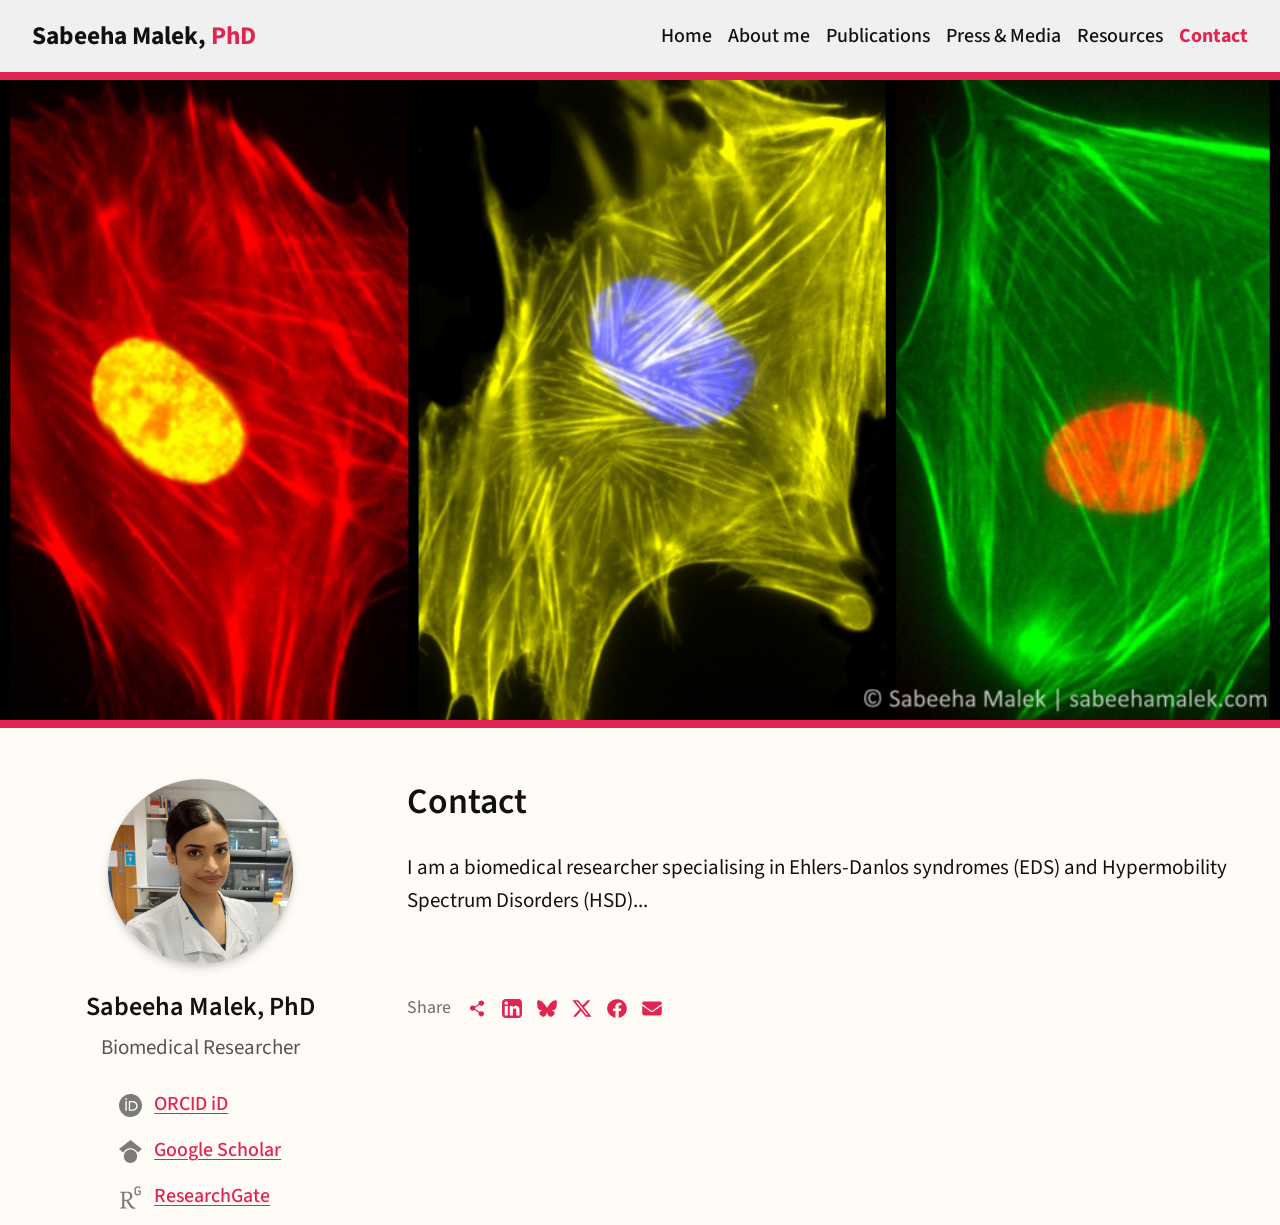
<file: contact.html>
<!DOCTYPE html>
<html lang="en-GB">

<head>
    <meta charset="UTF-8">
    <meta name="viewport" content="width=device-width, initial-scale=1.0">

    <meta
        name="description"
        content="Learn about Sabeeha Malek, PhD, her academic background and biomedical research on Ehlers-Danlos syndromes and Hypermobility Spectrum Disorders."
    >

    <title>Sabeeha Malek, PhD | Contact</title>

    <!-- Website favicon -->
    <link rel="icon" type="image/svg+xml" href="favicon.svg">
    <link rel="icon" type="image/png" sizes="32x32" href="favicon-32.png">

    <!-- Load Source Sans 3 from Google Fonts -->
    <link rel="preconnect" href="https://fonts.googleapis.com">
    <link rel="preconnect" href="https://fonts.gstatic.com" crossorigin>
    <link
        href="https://fonts.googleapis.com/css2?family=Source+Sans+3:wght@400..800&display=swap"
        rel="stylesheet"
    >

    <!-- Website stylesheet -->
    <link rel="stylesheet" href="css/style.css">
</head>

<body>

    <!-- Navigation bar -->
    <header class="site-header">
        <nav class="navbar" aria-label="Main navigation">

            <a href="index.html" class="site-name">
                Sabeeha Malek, <span class="degree">PhD</span>
            </a>

            <!-- Hamburger navigation button -->
            <button
                class="menu-toggle"
                type="button"
                aria-label="Open navigation menu"
                aria-expanded="false"
                aria-controls="nav-links"
            >
                <span></span>
                <span></span>
                <span></span>
            </button>

            <!-- Navigation links -->
            <ul class="nav-links" id="nav-links">
                <li>
                  <a href="index.html">Home</a>
                </li>
                <li>
                  <a href="about.html">About me</a>
                </li>
                <li>
                    <a href="publications.html">Publications</a>
                </li>
                <li>
                    <a href="press.html">Press &amp; Media</a>
                </li>
                <li>
                    <a href="resources.html">Resources</a>
                </li>
                <li>
                    <a href="contact.html"
                        class="active"
                        aria-current="page"
                    >Contact</a>
                </li>
            </ul>

        </nav>
    </header>

    <!-- Responsive full-width banner -->
    <div class="banner">
        <picture>
            <source
                media="(max-width: 700px)"
                srcset="images/banner-mobile.jpg"
            >
            <img
                src="images/banner.jpg"
                alt="Microscopy images from biomedical research"
            >
        </picture>
    </div>

    <!-- Main content -->
    <main class="main-container">

        <!-- Left column: profile and social links -->
        <aside class="profile-column">

            <img
                src="images/profile.jpg"
                alt="Portrait of Sabeeha Malek"
                class="profile-image"
            >

            <div class="profile-details">

                <p class="profile-name">Sabeeha Malek, PhD</p>

                <p class="profile-title">Biomedical Researcher</p>

                <button
                    class="follow-button"
                    id="follow-button"
                    type="button"
                >
                    Follow me
                </button>

                <ul class="social-links">

                    <li>
                        <a
                            href="https://orcid.org/0000-0002-6130-541X"
                            target="_blank"
                            rel="noopener noreferrer"
                        >
                            <img
                                src="images/icons/orcid.svg"
                                class="social-icon"
                                alt=""
                            >
                            <span>ORCID iD</span>
                        </a>
                    </li>

                    <li>
                        <a
                            href="https://scholar.google.com/citations?user=3GFm5_kAAAAJ&amp;hl=en"
                            target="_blank"
                            rel="noopener noreferrer"
                        >
                            <img
                                src="images/icons/google-scholar.svg"
                                class="social-icon"
                                alt=""
                            >
                            <span>Google Scholar</span>
                        </a>
                    </li>

                    <li>
                        <a
                            href="https://www.researchgate.net/profile/Sabeeha-Malek-2"
                            target="_blank"
                            rel="noopener noreferrer"
                        >
                            <img
                                src="images/icons/researchgate.svg"
                                class="social-icon"
                                alt=""
                            >
                            <span>ResearchGate</span>
                        </a>
                    </li>

                    <li>
                        <a
                            href="https://uk.linkedin.com/in/sabeehamalek"
                            target="_blank"
                            rel="noopener noreferrer"
                        >
                            <img
                                src="images/icons/linkedin.svg"
                                class="social-icon"
                                alt=""
                            >
                            <span>LinkedIn</span>
                        </a>
                    </li>

                    <li>
                        <a
                            href="https://bsky.app/profile/sabeehamalek.bsky.social"
                            target="_blank"
                            rel="noopener noreferrer"
                        >
                            <img
                                src="images/icons/bluesky.svg"
                                class="social-icon"
                                alt=""
                            >
                            <span>Bluesky</span>
                        </a>
                    </li>

                    <li>
                        <a
                            href="https://www.instagram.com/sabeehamalek/"
                            target="_blank"
                            rel="noopener noreferrer"
                        >
                            <img
                                src="images/icons/instagram.svg"
                                class="social-icon"
                                alt=""
                            >
                            <span>Instagram</span>
                        </a>
                    </li>

                    <li>
                        <a
                            href="https://x.com/SabeehaMalek"
                            target="_blank"
                            rel="noopener noreferrer"
                        >
                            <img
                                src="images/icons/x.svg"
                                class="social-icon"
                                alt=""
                            >
                            <span>Twitter / X</span>
                        </a>
                    </li>

                </ul>

            </div>
        </aside>

        <!-- Right column: homepage research overview -->
        <section class="overview-section">

            <h1>Contact</h1>

            <p>
                I am a biomedical researcher specialising in Ehlers-Danlos
                syndromes (EDS) and Hypermobility Spectrum Disorders (HSD)...
                
            </p>

            <!-- Share this page -->
            <section
                class="share-section"
                aria-label="Share this page"
            >
                <div class="share-inner">

                    <h2>Share</h2>

                    <div class="share-links">

                        <!-- 1. Native share -->
                        <button
                            type="button"
                            class="share-icon-button"
                            data-share-action="native"
                            aria-label="Share this page"
                            title="Share this page"
                        >
                            <img src="images/icons/share.svg" alt="">
                        </button>

                        <!-- 2. LinkedIn -->
                        <a
                            href="#"
                            class="share-icon-link"
                            data-share-link="linkedin"
                            target="_blank"
                            rel="noopener noreferrer"
                            aria-label="Share on LinkedIn"
                            title="Share on LinkedIn"
                        >
                            <img src="images/icons/linkedin.svg" alt="">
                        </a>

                        <!-- 3. Bluesky -->
                        <a
                            href="#"
                            class="share-icon-link"
                            data-share-link="bluesky"
                            target="_blank"
                            rel="noopener noreferrer"
                            aria-label="Share on Bluesky"
                            title="Share on Bluesky"
                        >
                            <img src="images/icons/bluesky.svg" alt="">
                        </a>

                        <!-- 4. X -->
                        <a
                            href="#"
                            class="share-icon-link"
                            data-share-link="x"
                            target="_blank"
                            rel="noopener noreferrer"
                            aria-label="Share on X"
                            title="Share on X"
                        >
                            <img src="images/icons/x.svg" alt="">
                        </a>

                        <!-- 5. Facebook -->
                        <a
                            href="#"
                            class="share-icon-link"
                            data-share-link="facebook"
                            target="_blank"
                            rel="noopener noreferrer"
                            aria-label="Share on Facebook"
                            title="Share on Facebook"
                        >
                            <img src="images/icons/facebook.svg" alt="">
                        </a>

                        <!-- 6. Email -->
                        <a
                            href="#"
                            class="share-icon-link"
                            data-share-link="email"
                            aria-label="Share this page by email"
                            title="Share by email"
                        >
                            <img src="images/icons/email.svg" alt="">
                        </a>

                    </div>

                    <p
                        class="share-status"
                        id="share-status"
                        role="status"
                    ></p>

                </div>
            </section>

        </section>

    </main>

    <!-- Mobile Follow me pop-up -->
    <div
        class="follow-modal-overlay"
        id="follow-modal"
        aria-hidden="true"
    >
        <section
            class="follow-modal"
            role="dialog"
            aria-modal="true"
            aria-labelledby="follow-modal-name"
        >
            <button
                class="follow-modal-close"
                id="follow-modal-close"
                type="button"
                aria-label="Close Follow me pop-up"
            >
                &times;
            </button>

            <img
                src="images/profile.jpg"
                alt="Portrait of Sabeeha Malek"
                class="follow-modal-image"
            >

            <h2 class="follow-modal-name" id="follow-modal-name">
                Sabeeha Malek, PhD
            </h2>

            <p class="follow-modal-title">Biomedical Researcher</p>

            <ul class="social-links follow-modal-social-links">

                <li>
                    <a
                        href="https://orcid.org/0000-0002-6130-541X"
                        target="_blank"
                        rel="noopener noreferrer"
                    >
                        <img
                            src="images/icons/orcid.svg"
                            class="social-icon"
                            alt=""
                        >
                        <span>ORCID iD</span>
                    </a>
                </li>

                <li>
                    <a
                        href="https://scholar.google.com/citations?user=3GFm5_kAAAAJ&amp;hl=en"
                        target="_blank"
                        rel="noopener noreferrer"
                    >
                        <img
                            src="images/icons/google-scholar.svg"
                            class="social-icon"
                            alt=""
                        >
                        <span>Google Scholar</span>
                    </a>
                </li>

                <li>
                    <a
                        href="https://www.researchgate.net/profile/Sabeeha-Malek-2"
                        target="_blank"
                        rel="noopener noreferrer"
                    >
                        <img
                            src="images/icons/researchgate.svg"
                            class="social-icon"
                            alt=""
                        >
                        <span>ResearchGate</span>
                    </a>
                </li>

                <li>
                    <a
                        href="https://uk.linkedin.com/in/sabeehamalek"
                        target="_blank"
                        rel="noopener noreferrer"
                    >
                        <img
                            src="images/icons/linkedin.svg"
                            class="social-icon"
                            alt=""
                        >
                        <span>LinkedIn</span>
                    </a>
                </li>

                <li>
                    <a
                        href="https://bsky.app/profile/sabeehamalek.bsky.social"
                        target="_blank"
                        rel="noopener noreferrer"
                    >
                        <img
                            src="images/icons/bluesky.svg"
                            class="social-icon"
                            alt=""
                        >
                        <span>Bluesky</span>
                    </a>
                </li>

                <li>
                    <a
                        href="https://www.instagram.com/sabeehamalek/"
                        target="_blank"
                        rel="noopener noreferrer"
                    >
                        <img
                            src="images/icons/instagram.svg"
                            class="social-icon"
                            alt=""
                        >
                        <span>Instagram</span>
                    </a>
                </li>

                <li>
                    <a
                        href="https://x.com/SabeehaMalek"
                        target="_blank"
                        rel="noopener noreferrer"
                    >
                        <img
                            src="images/icons/x.svg"
                            class="social-icon"
                            alt=""
                        >
                        <span>Twitter / X</span>
                    </a>
                </li>

            </ul>
        </section>
    </div>

    <!-- Footer -->
    <footer class="site-footer">
        <div class="site-footer-inner">
            <p>&copy; 2026 Sabeeha Malek</p>
        </div>
    </footer>

    <!-- Hamburger menu and Follow me pop-up behaviour -->
    <script>
        document.addEventListener("DOMContentLoaded", function () {

            const menuButton = document.querySelector(".menu-toggle");
            const navbar = document.querySelector(".navbar");
            const navLinks = document.querySelectorAll(".nav-links a");
            const followButton = document.getElementById("follow-button");
            const followModal = document.getElementById("follow-modal");
            const closeFollowModal = document.getElementById("follow-modal-close");

            /* Open and close the hamburger navigation menu */

            function closeMenu() {
                navbar.classList.remove("menu-open");
                menuButton.setAttribute("aria-expanded", "false");
                menuButton.setAttribute("aria-label", "Open navigation menu");
            }

            menuButton.addEventListener("click", function (event) {
                event.stopPropagation();

                const isOpen = navbar.classList.toggle("menu-open");

                menuButton.setAttribute("aria-expanded", String(isOpen));
                menuButton.setAttribute(
                    "aria-label",
                    isOpen ? "Close navigation menu" : "Open navigation menu"
                );
            });

            /* Close the navigation menu after selecting a page */

            navLinks.forEach(function (link) {
                link.addEventListener("click", closeMenu);
            });

            /* Close the navigation menu when tapping outside it */

            document.addEventListener("click", function (event) {
                if (
                    navbar.classList.contains("menu-open") &&
                    !navbar.contains(event.target)
                ) {
                    closeMenu();
                }
            });

            /* Open and close the Follow me pop-up */

            function openFollowModal() {
                followModal.classList.add("is-open");
                followModal.setAttribute("aria-hidden", "false");
                document.body.style.overflow = "hidden";
                closeFollowModal.focus();
            }

            function closeFollowModalPopup() {
                followModal.classList.remove("is-open");
                followModal.setAttribute("aria-hidden", "true");
                document.body.style.overflow = "";
                followButton.focus();
            }

            followButton.addEventListener("click", openFollowModal);
            closeFollowModal.addEventListener("click", closeFollowModalPopup);

            /* Close the Follow me pop-up when tapping outside the panel */

            followModal.addEventListener("click", function (event) {
                if (event.target === followModal) {
                    closeFollowModalPopup();
                }
            });

            /* Handle Escape and keyboard focus in open menus */

            document.addEventListener("keydown", function (event) {

                /* Close open menus when Escape is pressed */
                if (event.key === "Escape") {
                    if (followModal.classList.contains("is-open")) {
                        closeFollowModalPopup();
                    }

                    if (navbar.classList.contains("menu-open")) {
                        closeMenu();
                        menuButton.focus();
                    }

                    return;
                }

                /* Trap keyboard focus inside the Follow me panel */
                if (
                    event.key !== "Tab" ||
                    !followModal.classList.contains("is-open")
                ) {
                    return;
                }

                /* Find the buttons and links inside the panel */
                const focusableElements = Array.from(
                    followModal.querySelectorAll(
                        'button:not([disabled]), a[href], input:not([disabled]), select:not([disabled]), textarea:not([disabled]), [tabindex]:not([tabindex="-1"])'
                    )
                ).filter(element => element.getClientRects().length > 0);

                const firstElement = focusableElements[0];
                const lastElement = focusableElements[focusableElements.length - 1];

                if (!firstElement || !lastElement) {
                    return;
                }

                /* Shift + Tab from the first element moves to the last */
                if (
                    event.shiftKey &&
                    (
                        document.activeElement === firstElement ||
                        !followModal.contains(document.activeElement)
                    )
                ) {
                    event.preventDefault();
                    lastElement.focus();
                }

                /* Tab from the last element moves to the first */
                else if (
                    !event.shiftKey &&
                    (
                        document.activeElement === lastElement ||
                        !followModal.contains(document.activeElement)
                    )
                ) {
                    event.preventDefault();
                    firstElement.focus();
                }
            });

        });
    </script>

    <!-- Social media sharing links -->
    <script>
        (function () {
            const pageUrl = window.location.href.split("#")[0];
            const pageTitle = document.title;

            const encodedUrl = encodeURIComponent(pageUrl);
            const encodedTitle = encodeURIComponent(pageTitle);

            /* Set up the social media sharing links */

            document.querySelectorAll("[data-share-link]").forEach(function (link) {
                const platform = link.dataset.shareLink;

                switch (platform) {
                    case "linkedin":
                        link.href =
                            "https://www.linkedin.com/sharing/share-offsite/?url=" +
                            encodedUrl;
                        break;

                    case "bluesky":
                        link.href =
                            "https://bsky.app/intent/compose?text=" +
                            encodeURIComponent(pageTitle + " " + pageUrl);
                        break;

                    case "x":
                        link.href =
                            "https://x.com/intent/tweet?url=" +
                            encodedUrl +
                            "&text=" + encodedTitle;
                        break;

                    case "facebook":
                        link.href =
                            "https://www.facebook.com/sharer/sharer.php?u=" +
                            encodedUrl;
                        break;

                    case "email":
                        link.href =
                            "mailto:?subject=" + encodedTitle +
                            "&body=" +
                            encodeURIComponent(
                                "I thought you might find this page interesting:\n\n" +
                                pageTitle + "\n" + pageUrl
                            );
                        break;
                }
            });

            /* Native sharing, with a copy-link fallback */

            const nativeButton =
                document.querySelector('[data-share-action="native"]');
            const status = document.getElementById("share-status");

            if (nativeButton) {
                nativeButton.addEventListener("click", async function () {
                    if (navigator.share) {
                        try {
                            await navigator.share({
                                title: pageTitle,
                                url: pageUrl
                            });
                        } catch (error) {
                            if (error.name !== "AbortError") {
                                status.textContent =
                                    "Sharing was unavailable. Please copy the page link from your address bar.";
                            }
                        }
                    } else {
                        try {
                            await navigator.clipboard.writeText(pageUrl);
                            status.textContent =
                                "Native sharing is unavailable here. The page link has been copied.";
                        } catch (error) {
                            window.prompt("Copy this page link:", pageUrl);
                        }
                    }
                });
            }
        })();
    </script>

    <!-- Automatically switch to hamburger navigation when links wrap -->
    <script>
        (() => {
            const navbar = document.querySelector(".navbar");
            const navLinks = navbar?.querySelector(".nav-links");

            if (!navbar || !navLinks) return;

            const mobileQuery = window.matchMedia("(max-width: 700px)");

            function updateNavigationMode() {

                /* Let the existing mobile CSS handle mobile screens */
                if (mobileQuery.matches) {
                    const wasUsingResponsiveToggle =
                        navbar.classList.contains("nav-needs-toggle");

                    navbar.classList.remove("nav-needs-toggle");

                    /* Reset the menu if switching from tablet/desktop mode */
                    if (wasUsingResponsiveToggle) {
                        navbar.classList.remove("menu-open");

                        const menuButton = navbar.querySelector(".menu-toggle");

                        if (menuButton) {
                            menuButton.setAttribute("aria-expanded", "false");
                            menuButton.setAttribute(
                                "aria-label",
                                "Open navigation menu"
                            );
                        }
                    }

                    return;
                }

                /*
                 * Temporarily restore horizontal links to check
                 * whether they occupy more than one row.
                 */
                navbar.classList.remove("nav-needs-toggle");

                const items = Array.from(navLinks.children);

                if (items.length < 2) return;

                const firstRowTop = items[0].getBoundingClientRect().top;

                const linksHaveWrapped = items.some(item =>
                    Math.abs(
                        item.getBoundingClientRect().top - firstRowTop
                    ) > 2
                );

                /* Use hamburger mode only when the links have wrapped */
                navbar.classList.toggle(
                    "nav-needs-toggle",
                    linksHaveWrapped
                );

                /* Close the menu if the horizontal navigation fits again */
                if (!linksHaveWrapped) {
                    navbar.classList.remove("menu-open");

                    const menuButton = navbar.querySelector(".menu-toggle");

                    if (menuButton) {
                        menuButton.setAttribute("aria-expanded", "false");
                        menuButton.setAttribute(
                            "aria-label",
                            "Open navigation menu"
                        );
                    }
                }
            }

            /* Recheck on initial load and whenever the viewport changes */
            updateNavigationMode();
            window.addEventListener("resize", updateNavigationMode);
            window.addEventListener("load", updateNavigationMode);

            /* Recheck after the website's fonts have finished loading */
            if (document.fonts?.ready) {
                document.fonts.ready.then(updateNavigationMode);
            }
        })();
    </script>

</body>
</html>
</file>
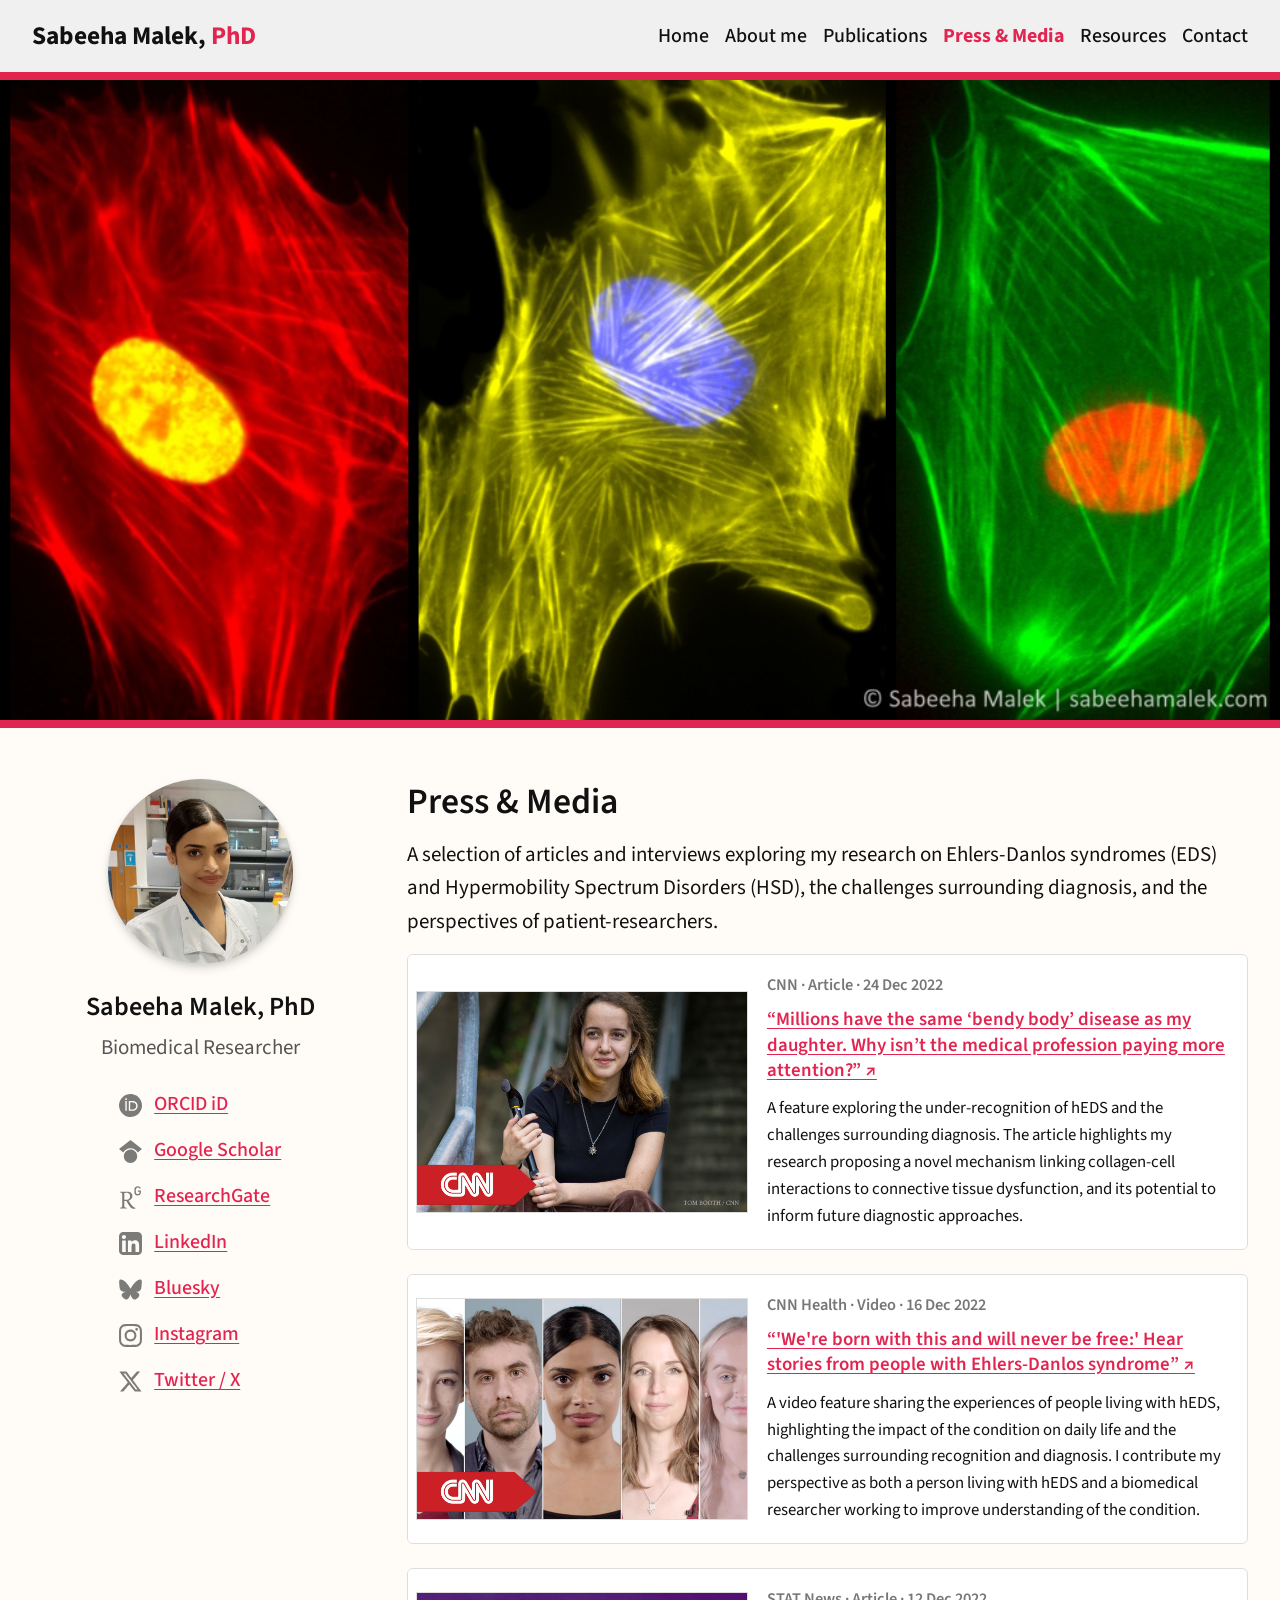
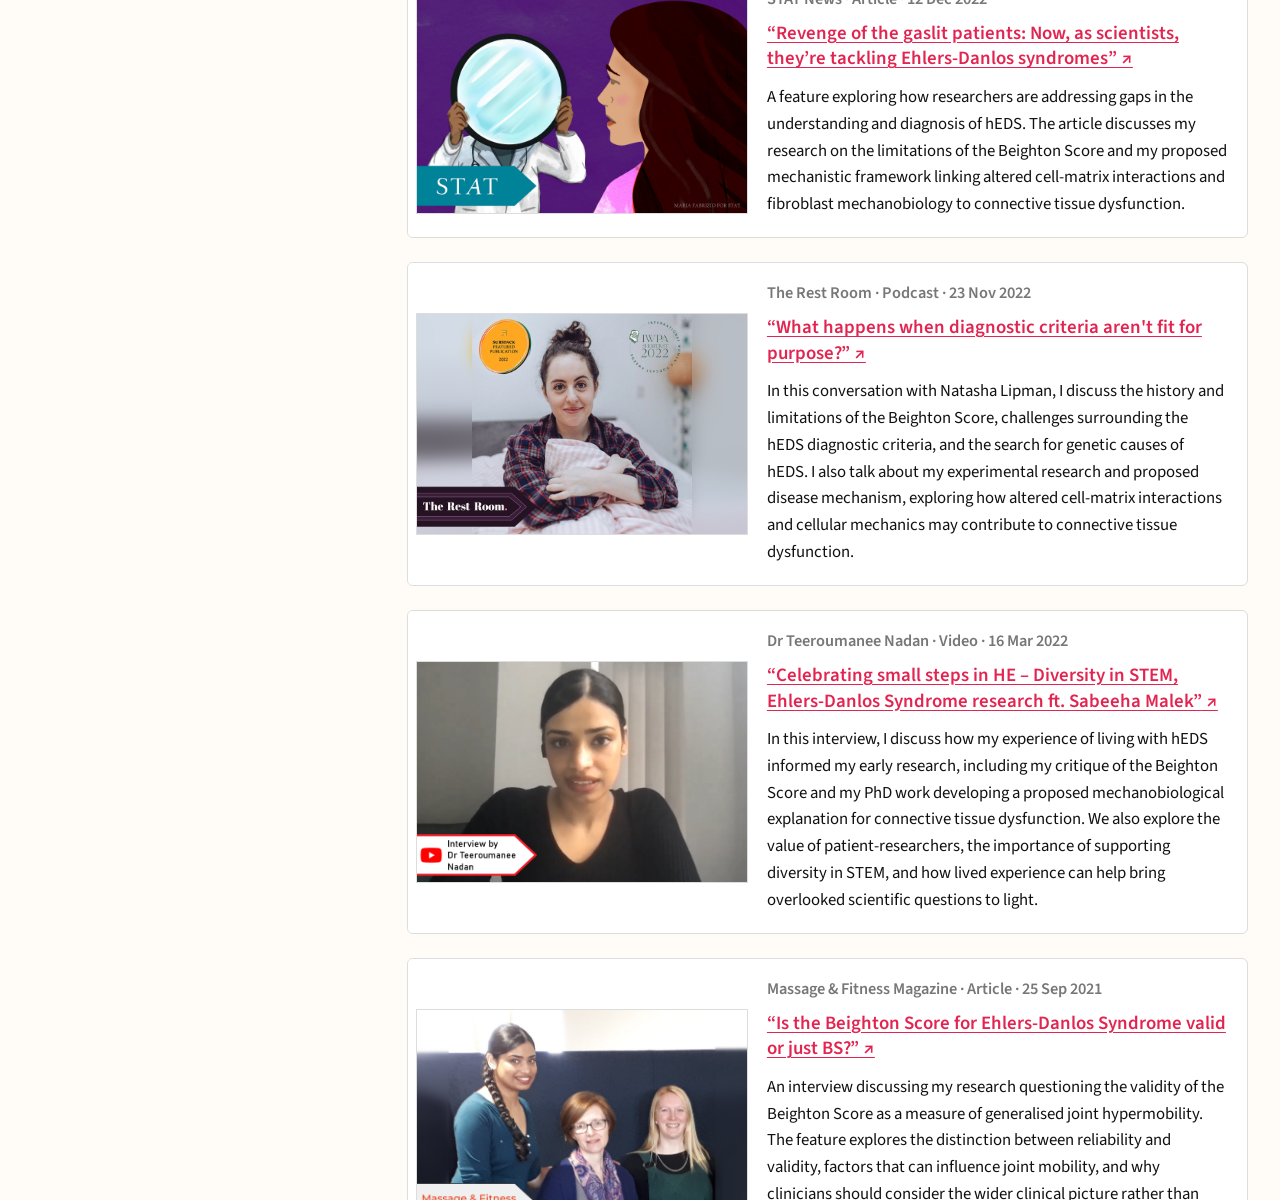
<file: press.html>
<!DOCTYPE html>
<html lang="en-GB">

<head>
    <meta charset="UTF-8">
    <meta name="viewport" content="width=device-width, initial-scale=1.0">

    <meta
        name="description"
        content="Explore articles, interviews, and podcast features about Sabeeha Malek's research on EDS/HSD."
    >

    <title>Sabeeha Malek, PhD | Press &amp; Media</title>

    <!-- Website favicon -->
    <link rel="icon" type="image/svg+xml" href="favicon.svg">
    <link rel="icon" type="image/png" sizes="32x32" href="favicon-32.png">

    <!-- Load Source Sans 3 from Google Fonts -->
    <link rel="preconnect" href="https://fonts.googleapis.com">
    <link rel="preconnect" href="https://fonts.gstatic.com" crossorigin>
    <link
        href="https://fonts.googleapis.com/css2?family=Source+Sans+3:wght@400..800&display=swap"
        rel="stylesheet"
    >

    <!-- Website stylesheet -->
    <link rel="stylesheet" href="css/style.css">
</head>

<body>

    <!-- Navigation bar -->
    <header class="site-header">
        <nav class="navbar" aria-label="Main navigation">

            <a href="index.html" class="site-name">
                Sabeeha Malek, <span class="degree">PhD</span>
            </a>

            <!-- Hamburger navigation button -->
            <button
                class="menu-toggle"
                type="button"
                aria-label="Open navigation menu"
                aria-expanded="false"
                aria-controls="nav-links"
            >
                <span></span>
                <span></span>
                <span></span>
            </button>

            <!-- Navigation links -->
            <ul class="nav-links" id="nav-links">
                <li>
                  <a href="index.html">Home</a>
                </li>
                <li>
                  <a href="about.html">About me</a>
                </li>
                <li>
                    <a href="publications.html">Publications</a>
                </li>
                <li>
                    <a href="press.html"        
                        class="active"
                        aria-current="page"
                    >Press &amp; Media</a>
                </li>
                <li>
                    <a href="resources.html">Resources</a>
                </li>
                <li>
                    <a href="contact.html">Contact</a>
                </li>
            </ul>

        </nav>
    </header>

    <!-- Responsive full-width banner -->
    <div class="banner">
        <picture>
            <source
                media="(max-width: 700px)"
                srcset="images/banner-mobile.jpg"
            >
            <img
                src="images/banner.jpg"
                alt="Microscopy images from biomedical research"
            >
        </picture>
    </div>

    <!-- Main content -->
    <main class="main-container">

        <!-- Left column: profile and social links -->
        <aside class="profile-column">

            <img
                src="images/profile.jpg"
                alt="Portrait of Sabeeha Malek"
                class="profile-image"
            >

            <div class="profile-details">

                <p class="profile-name">Sabeeha Malek, PhD</p>

                <p class="profile-title">Biomedical Researcher</p>

                <button
                    class="follow-button"
                    id="follow-button"
                    type="button"
                >
                    Follow me
                </button>

                <ul class="social-links">

                    <li>
                        <a
                            href="https://orcid.org/0000-0002-6130-541X"
                            target="_blank"
                            rel="noopener noreferrer"
                        >
                            <img
                                src="images/icons/orcid.svg"
                                class="social-icon"
                                alt=""
                            >
                            <span>ORCID iD</span>
                        </a>
                    </li>

                    <li>
                        <a
                            href="https://scholar.google.com/citations?user=3GFm5_kAAAAJ&amp;hl=en"
                            target="_blank"
                            rel="noopener noreferrer"
                        >
                            <img
                                src="images/icons/google-scholar.svg"
                                class="social-icon"
                                alt=""
                            >
                            <span>Google Scholar</span>
                        </a>
                    </li>

                    <li>
                        <a
                            href="https://www.researchgate.net/profile/Sabeeha-Malek-2"
                            target="_blank"
                            rel="noopener noreferrer"
                        >
                            <img
                                src="images/icons/researchgate.svg"
                                class="social-icon"
                                alt=""
                            >
                            <span>ResearchGate</span>
                        </a>
                    </li>

                    <li>
                        <a
                            href="https://uk.linkedin.com/in/sabeehamalek"
                            target="_blank"
                            rel="noopener noreferrer"
                        >
                            <img
                                src="images/icons/linkedin.svg"
                                class="social-icon"
                                alt=""
                            >
                            <span>LinkedIn</span>
                        </a>
                    </li>

                    <li>
                        <a
                            href="https://bsky.app/profile/sabeehamalek.bsky.social"
                            target="_blank"
                            rel="noopener noreferrer"
                        >
                            <img
                                src="images/icons/bluesky.svg"
                                class="social-icon"
                                alt=""
                            >
                            <span>Bluesky</span>
                        </a>
                    </li>

                    <li>
                        <a
                            href="https://www.instagram.com/sabeehamalek/"
                            target="_blank"
                            rel="noopener noreferrer"
                        >
                            <img
                                src="images/icons/instagram.svg"
                                class="social-icon"
                                alt=""
                            >
                            <span>Instagram</span>
                        </a>
                    </li>

                    <li>
                        <a
                            href="https://x.com/SabeehaMalek"
                            target="_blank"
                            rel="noopener noreferrer"
                        >
                            <img
                                src="images/icons/x.svg"
                                class="social-icon"
                                alt=""
                            >
                            <span>Twitter / X</span>
                        </a>
                    </li>

                </ul>

            </div>
                </aside>

        <!-- Right column: Press & Media content -->
        <section class="overview-section press-page">

            <h1>Press &amp; Media</h1>

            <p class="press-intro">
                A selection of articles and interviews exploring
                my research on Ehlers-Danlos syndromes
                (EDS) and Hypermobility Spectrum Disorders (HSD), the
                challenges surrounding diagnosis, and the perspectives
                of patient-researchers.
            </p>

            <div class="press-grid">

                <!-- CNN article: 24 December 2022 -->
                <article class="press-card">
                    <a
                        class="press-card-image-link"
                        href="https://edition.cnn.com/2022/12/24/health/hypermobile-ehlers-danlos-syndrome-health-hnk-spc-dst-intl"
                        target="_blank"
                        rel="noopener noreferrer"
                        aria-label="Read the CNN article"
                    >
                        <img
                            class="press-card-image"
                            src="images/press/2022_CNN_article.png"
                            alt="CNN article feature on hypermobile Ehlers-Danlos syndrome"
                            loading="lazy"
                        > 
                    </a>

                    <div class="press-card-content">
                        <p class="press-meta">
                            CNN · Article ·
                            <time datetime="2022-12-24">24 Dec 2022</time>
                        </p>  
                        <h2>
                            <a
                                href="https://edition.cnn.com/2022/12/24/health/hypermobile-ehlers-danlos-syndrome-health-hnk-spc-dst-intl"
                                target="_blank"
                                rel="noopener noreferrer"
                            >“Millions have the same ‘bendy body’ disease as my daughter. Why isn’t the medical profession paying more attention?”<span class="publication-external-icon" aria-hidden="true"> ↗</span></a>
                        </h2>

                        <p>
                            A feature exploring the under-recognition of hEDS 
                            and the challenges surrounding diagnosis. The
                            article highlights my research proposing a novel
                            mechanism linking collagen-cell interactions
                            to connective tissue dysfunction, and its
                            potential to inform future diagnostic approaches.
                        </p>
                    </div>
                </article>

                <!-- CNN Health video: 16 December 2022 -->
                <article class="press-card">
                    <a
                        class="press-card-image-link"
                        href="https://edition.cnn.com/videos/health/2022/12/16/ehlers-danlos-syndrome-patient-stories-contd-lon-orig.cnn"
                        target="_blank"
                        rel="noopener noreferrer"
                        aria-label="Watch the CNN Health video"
                    >
                        <img
                            class="press-card-image"
                            src="images/press/2022_CNN_video.png"
                            alt="CNN Health video feature about people living with Ehlers-Danlos syndrome"
                            loading="lazy"
                        >
                    </a>

                    <div class="press-card-content">
                        <p class="press-meta">
                            CNN Health · Video ·
                            <time datetime="2022-12-16">16 Dec 2022</time>
                        </p>
                        <h2>
                            <a
                                href="https://edition.cnn.com/videos/health/2022/12/16/ehlers-danlos-syndrome-patient-stories-contd-lon-orig.cnn"
                                target="_blank"
                                rel="noopener noreferrer"
                            >“'We're born with this and will never be free:' Hear stories from people with Ehlers-Danlos syndrome”<span class="publication-external-icon" aria-hidden="true"> ↗</span></a>
                        </h2>

                        <p>
                            A video feature sharing the experiences of
                            people living with hEDS, highlighting the impact
                            of the condition on daily life and the challenges
                            surrounding recognition and diagnosis. I
                            contribute my perspective as both a person
                            living with hEDS and a biomedical researcher
                            working to improve understanding of the condition.
                        </p>
                    </div>
                </article>

                <!-- STAT News article: 12 December 2022 -->
                <article class="press-card">
                    <a
                        class="press-card-image-link"
                        href="https://www.statnews.com/2022/12/12/ehlers-danlos-syndrome-patients-turned-researchers/"
                        target="_blank"
                        rel="noopener noreferrer"
                        aria-label="Read the STAT News article"
                    >
                        <img
                            class="press-card-image"
                            src="images/press/2022_STAT.png"
                            alt="STAT News feature about Ehlers-Danlos syndrome patients who became researchers"
                            loading="lazy"
                        >
                    </a>

                    <div class="press-card-content">
                        <p class="press-meta">
                            STAT News · Article ·
                            <time datetime="2022-12-12">12 Dec 2022</time>
                        </p>
                        <h2>
                            <a
                                href="https://www.statnews.com/2022/12/12/ehlers-danlos-syndrome-patients-turned-researchers/"
                                target="_blank"
                                rel="noopener noreferrer"
                            >“Revenge of the gaslit patients: Now, as scientists, they’re tackling Ehlers-Danlos syndromes”<span class="publication-external-icon" aria-hidden="true"> ↗</span></a>
                        </h2>

                        <p>
                            A feature exploring how researchers are
                            addressing gaps in the understanding and
                            diagnosis of hEDS. The article discusses my
                            research on the limitations of the Beighton
                            Score and my proposed mechanistic framework
                            linking altered cell-matrix interactions and
                            fibroblast mechanobiology to connective tissue
                            dysfunction.
                        </p>
                    </div>
                </article>

                <!-- The Rest Room podcast: 23 November 2022 -->
                <article class="press-card">
                    <a
                        class="press-card-image-link"
                        href="https://natashalipman.substack.com/p/what-happens-when-diagnostic-criteria#details"
                        target="_blank"
                        rel="noopener noreferrer"
                        aria-label="Listen to or read The Rest Room conversation"
                    >
                        <img
                            class="press-card-image"
                            src="images/press/2022_TheRestRoom.png"
                            alt="The Rest Room podcast feature about diagnostic criteria"
                            loading="lazy"
                        >
                    </a>
                    <div class="press-card-content">
                        <p class="press-meta">
                            The Rest Room · Podcast ·
                            <time datetime="2022-11-23">23 Nov 2022</time>
                        </p>
                        <h2>
                            <a
                                href="https://natashalipman.substack.com/p/what-happens-when-diagnostic-criteria#details"
                                target="_blank"
                                rel="noopener noreferrer"
                            >“What happens when diagnostic criteria aren't fit for purpose?”<span class="publication-external-icon" aria-hidden="true"> ↗</span></a>
                        </h2>

                        <p>
                            In this conversation with Natasha Lipman, I
                            discuss the history and limitations of the
                            Beighton Score, challenges surrounding the hEDS
                            diagnostic criteria, and the search for genetic
                            causes of hEDS. I also talk about my experimental
                            research and proposed disease mechanism,
                            exploring how altered cell-matrix interactions
                            and cellular mechanics may contribute to
                            connective tissue dysfunction.
                        </p>
                    </div>
                </article>

                <!-- Interview by Dr Teeroumanee Nadan: 16 March 2022 -->
                <article class="press-card">
                    <a
                        class="press-card-image-link"
                        href="https://www.youtube.com/watch?v=N5C52fCqQ5A"
                        target="_blank"
                        rel="noopener noreferrer"
                        aria-label="Watch the interview with Dr Teeroumanee Nadan"
                    >
                        <img
                            class="press-card-image"
                            src="images/press/2022_DrTN_interview.png"
                            alt="Video interview with Dr Teeroumanee Nadan"
                            loading="lazy"
                        >
                    </a>

                    <div class="press-card-content">
                        <p class="press-meta">
                            Dr Teeroumanee Nadan · Video ·
                            <time datetime="2022-03-16">16 Mar 2022</time>
                        </p>
                        <h2>
                            <a
                                href="https://www.youtube.com/watch?v=N5C52fCqQ5A"
                                target="_blank"
                                rel="noopener noreferrer"
                            >“Celebrating small steps in HE – Diversity in STEM, Ehlers-Danlos Syndrome research ft. Sabeeha Malek”<span class="publication-external-icon" aria-hidden="true"> ↗</span></a>
                        </h2>

                        <p>
                            In this interview, I discuss how my experience
                            of living with hEDS informed my early research,
                            including my critique of the Beighton Score and
                            my PhD work developing a proposed
                            mechanobiological explanation for connective
                            tissue dysfunction. We also explore the value of
                            patient-researchers, the importance of supporting
                            diversity in STEM, and how lived experience can
                            help bring overlooked scientific questions to light.
                        </p>
                    </div>
                </article>

                <!-- Massage & Fitness Magazine article: 25 September 2021 -->
                <article class="press-card">
                    <a
                        class="press-card-image-link"
                        href="https://massagefitnessmag.com/massage/beighton-score/"
                        target="_blank"
                        rel="noopener noreferrer"
                        aria-label="Read the Massage and Fitness Magazine article"
                    >
                        <img
                            class="press-card-image"
                            src="images/press/2021_MassageFitnessMag.png"
                            alt="Massage and Fitness Magazine article about the Beighton Score"
                            loading="lazy"
                        >
                    </a>

                    <div class="press-card-content">
                        <p class="press-meta">
                            Massage &amp; Fitness Magazine · Article ·
                            <time datetime="2021-09-25">25 Sep 2021</time>
                        </p>
                        <h2>
                            <a
                                href="https://massagefitnessmag.com/massage/beighton-score/"
                                target="_blank"
                                rel="noopener noreferrer"
                            >“Is the Beighton Score for Ehlers-Danlos Syndrome valid or just BS?”<span class="publication-external-icon" aria-hidden="true"> ↗</span></a>
                        </h2>

                        <p>
                            An interview discussing my research questioning
                            the validity of the Beighton Score as a measure
                            of generalised joint hypermobility. The feature
                            explores the distinction between reliability
                            and validity, factors that can influence joint
                            mobility, and why clinicians should consider
                            the wider clinical picture rather than relying
                            on the score alone to exclude generalised
                            joint hypermobility.
                        </p>
                    </div>
                </article>

            </div>

            <!-- Share this page -->
            <section
                class="share-section"
                aria-label="Share this page"
            >
                <div class="share-inner">

                    <h2>Share</h2>

                    <div class="share-links">

                        <!-- 1. Native share -->
                        <button
                            type="button"
                            class="share-icon-button"
                            data-share-action="native"
                            aria-label="Share this page"
                            title="Share this page"
                        >
                            <img src="images/icons/share.svg" alt="">
                        </button>

                        <!-- 2. LinkedIn -->
                        <a
                            href="#"
                            class="share-icon-link"
                            data-share-link="linkedin"
                            target="_blank"
                            rel="noopener noreferrer"
                            aria-label="Share on LinkedIn"
                            title="Share on LinkedIn"
                        >
                            <img src="images/icons/linkedin.svg" alt="">
                        </a>

                        <!-- 3. Bluesky -->
                        <a
                            href="#"
                            class="share-icon-link"
                            data-share-link="bluesky"
                            target="_blank"
                            rel="noopener noreferrer"
                            aria-label="Share on Bluesky"
                            title="Share on Bluesky"
                        >
                            <img src="images/icons/bluesky.svg" alt="">
                        </a>

                        <!-- 4. X -->
                        <a
                            href="#"
                            class="share-icon-link"
                            data-share-link="x"
                            target="_blank"
                            rel="noopener noreferrer"
                            aria-label="Share on X"
                            title="Share on X"
                        >
                            <img src="images/icons/x.svg" alt="">
                        </a>

                        <!-- 5. Facebook -->
                        <a
                            href="#"
                            class="share-icon-link"
                            data-share-link="facebook"
                            target="_blank"
                            rel="noopener noreferrer"
                            aria-label="Share on Facebook"
                            title="Share on Facebook"
                        >
                            <img src="images/icons/facebook.svg" alt="">
                        </a>

                        <!-- 6. Email -->
                        <a
                            href="#"
                            class="share-icon-link"
                            data-share-link="email"
                            aria-label="Share this page by email"
                            title="Share by email"
                        >
                            <img src="images/icons/email.svg" alt="">
                        </a>

                    </div>

                    <p
                        class="share-status"
                        id="share-status"
                        role="status"
                    ></p>

                </div>
            </section>

        </section>

    </main>

    <!-- Mobile Follow me pop-up -->
    <div
        class="follow-modal-overlay"
        id="follow-modal"
        aria-hidden="true"
    >
        <section
            class="follow-modal"
            role="dialog"
            aria-modal="true"
            aria-labelledby="follow-modal-name"
        >
            <button
                class="follow-modal-close"
                id="follow-modal-close"
                type="button"
                aria-label="Close Follow me pop-up"
            >
                &times;
            </button>

            <img
                src="images/profile.jpg"
                alt="Portrait of Sabeeha Malek"
                class="follow-modal-image"
            >

            <h2 class="follow-modal-name" id="follow-modal-name">
                Sabeeha Malek, PhD
            </h2>

            <p class="follow-modal-title">Biomedical Researcher</p>

            <ul class="social-links follow-modal-social-links">

                <li>
                    <a
                        href="https://orcid.org/0000-0002-6130-541X"
                        target="_blank"
                        rel="noopener noreferrer"
                    >
                        <img
                            src="images/icons/orcid.svg"
                            class="social-icon"
                            alt=""
                        >
                        <span>ORCID iD</span>
                    </a>
                </li>

                <li>
                    <a
                        href="https://scholar.google.com/citations?user=3GFm5_kAAAAJ&amp;hl=en"
                        target="_blank"
                        rel="noopener noreferrer"
                    >
                        <img
                            src="images/icons/google-scholar.svg"
                            class="social-icon"
                            alt=""
                        >
                        <span>Google Scholar</span>
                    </a>
                </li>

                <li>
                    <a
                        href="https://www.researchgate.net/profile/Sabeeha-Malek-2"
                        target="_blank"
                        rel="noopener noreferrer"
                    >
                        <img
                            src="images/icons/researchgate.svg"
                            class="social-icon"
                            alt=""
                        >
                        <span>ResearchGate</span>
                    </a>
                </li>

                <li>
                    <a
                        href="https://uk.linkedin.com/in/sabeehamalek"
                        target="_blank"
                        rel="noopener noreferrer"
                    >
                        <img
                            src="images/icons/linkedin.svg"
                            class="social-icon"
                            alt=""
                        >
                        <span>LinkedIn</span>
                    </a>
                </li>

                <li>
                    <a
                        href="https://bsky.app/profile/sabeehamalek.bsky.social"
                        target="_blank"
                        rel="noopener noreferrer"
                    >
                        <img
                            src="images/icons/bluesky.svg"
                            class="social-icon"
                            alt=""
                        >
                        <span>Bluesky</span>
                    </a>
                </li>

                <li>
                    <a
                        href="https://www.instagram.com/sabeehamalek/"
                        target="_blank"
                        rel="noopener noreferrer"
                    >
                        <img
                            src="images/icons/instagram.svg"
                            class="social-icon"
                            alt=""
                        >
                        <span>Instagram</span>
                    </a>
                </li>

                <li>
                    <a
                        href="https://x.com/SabeehaMalek"
                        target="_blank"
                        rel="noopener noreferrer"
                    >
                        <img
                            src="images/icons/x.svg"
                            class="social-icon"
                            alt=""
                        >
                        <span>Twitter / X</span>
                    </a>
                </li>

            </ul>
        </section>
    </div>

    <!-- Footer -->
    <footer class="site-footer">
        <div class="site-footer-inner">
            <p>&copy; 2026 Sabeeha Malek</p>
        </div>
    </footer>

    <!-- Hamburger menu and Follow me pop-up behaviour -->
    <script>
        document.addEventListener("DOMContentLoaded", function () {

            const menuButton = document.querySelector(".menu-toggle");
            const navbar = document.querySelector(".navbar");
            const navLinks = document.querySelectorAll(".nav-links a");
            const followButton = document.getElementById("follow-button");
            const followModal = document.getElementById("follow-modal");
            const closeFollowModal = document.getElementById("follow-modal-close");

            /* Open and close the hamburger navigation menu */

            function closeMenu() {
                navbar.classList.remove("menu-open");
                menuButton.setAttribute("aria-expanded", "false");
                menuButton.setAttribute("aria-label", "Open navigation menu");
            }

            menuButton.addEventListener("click", function (event) {
                event.stopPropagation();

                const isOpen = navbar.classList.toggle("menu-open");

                menuButton.setAttribute("aria-expanded", String(isOpen));
                menuButton.setAttribute(
                    "aria-label",
                    isOpen ? "Close navigation menu" : "Open navigation menu"
                );
            });

            /* Close the navigation menu after selecting a page */

            navLinks.forEach(function (link) {
                link.addEventListener("click", closeMenu);
            });

            /* Close the navigation menu when tapping outside it */

            document.addEventListener("click", function (event) {
                if (
                    navbar.classList.contains("menu-open") &&
                    !navbar.contains(event.target)
                ) {
                    closeMenu();
                }
            });

            /* Open and close the Follow me pop-up */

            function openFollowModal() {
                followModal.classList.add("is-open");
                followModal.setAttribute("aria-hidden", "false");
                document.body.style.overflow = "hidden";
                closeFollowModal.focus();
            }

            function closeFollowModalPopup() {
                followModal.classList.remove("is-open");
                followModal.setAttribute("aria-hidden", "true");
                document.body.style.overflow = "";
                followButton.focus();
            }

            followButton.addEventListener("click", openFollowModal);
            closeFollowModal.addEventListener("click", closeFollowModalPopup);

            /* Close the Follow me pop-up when tapping outside the panel */

            followModal.addEventListener("click", function (event) {
                if (event.target === followModal) {
                    closeFollowModalPopup();
                }
            });

            /* Handle Escape and keyboard focus in open menus */

            document.addEventListener("keydown", function (event) {

                /* Close open menus when Escape is pressed */
                if (event.key === "Escape") {
                    if (followModal.classList.contains("is-open")) {
                        closeFollowModalPopup();
                    }

                    if (navbar.classList.contains("menu-open")) {
                        closeMenu();
                        menuButton.focus();
                    }

                    return;
                }

                /* Trap keyboard focus inside the Follow me panel */
                if (
                    event.key !== "Tab" ||
                    !followModal.classList.contains("is-open")
                ) {
                    return;
                }

                /* Find the buttons and links inside the panel */
                const focusableElements = Array.from(
                    followModal.querySelectorAll(
                        'button:not([disabled]), a[href], input:not([disabled]), select:not([disabled]), textarea:not([disabled]), [tabindex]:not([tabindex="-1"])'
                    )
                ).filter(element => element.getClientRects().length > 0);

                const firstElement = focusableElements[0];
                const lastElement = focusableElements[focusableElements.length - 1];

                if (!firstElement || !lastElement) {
                    return;
                }

                /* Shift + Tab from the first element moves to the last */
                if (
                    event.shiftKey &&
                    (
                        document.activeElement === firstElement ||
                        !followModal.contains(document.activeElement)
                    )
                ) {
                    event.preventDefault();
                    lastElement.focus();
                }

                /* Tab from the last element moves to the first */
                else if (
                    !event.shiftKey &&
                    (
                        document.activeElement === lastElement ||
                        !followModal.contains(document.activeElement)
                    )
                ) {
                    event.preventDefault();
                    firstElement.focus();
                }
            });

        });
    </script>

    <!-- Social media sharing links -->
    <script>
        (function () {
            const pageUrl = window.location.href.split("#")[0];
            const pageTitle = document.title;

            const encodedUrl = encodeURIComponent(pageUrl);
            const encodedTitle = encodeURIComponent(pageTitle);

            /* Set up the social media sharing links */

            document.querySelectorAll("[data-share-link]").forEach(function (link) {
                const platform = link.dataset.shareLink;

                switch (platform) {
                    case "linkedin":
                        link.href =
                            "https://www.linkedin.com/sharing/share-offsite/?url=" +
                            encodedUrl;
                        break;

                    case "bluesky":
                        link.href =
                            "https://bsky.app/intent/compose?text=" +
                            encodeURIComponent(pageTitle + " " + pageUrl);
                        break;

                    case "x":
                        link.href =
                            "https://x.com/intent/tweet?url=" +
                            encodedUrl +
                            "&text=" + encodedTitle;
                        break;

                    case "facebook":
                        link.href =
                            "https://www.facebook.com/sharer/sharer.php?u=" +
                            encodedUrl;
                        break;

                    case "email":
                        link.href =
                            "mailto:?subject=" + encodedTitle +
                            "&body=" +
                            encodeURIComponent(
                                "I thought you might find this page interesting:\n\n" +
                                pageTitle + "\n" + pageUrl
                            );
                        break;
                }
            });

            /* Native sharing, with a copy-link fallback */

            const nativeButton =
                document.querySelector('[data-share-action="native"]');
            const status = document.getElementById("share-status");

            if (nativeButton) {
                nativeButton.addEventListener("click", async function () {
                    if (navigator.share) {
                        try {
                            await navigator.share({
                                title: pageTitle,
                                url: pageUrl
                            });
                        } catch (error) {
                            if (error.name !== "AbortError") {
                                status.textContent =
                                    "Sharing was unavailable. Please copy the page link from your address bar.";
                            }
                        }
                    } else {
                        try {
                            await navigator.clipboard.writeText(pageUrl);
                            status.textContent =
                                "Native sharing is unavailable here. The page link has been copied.";
                        } catch (error) {
                            window.prompt("Copy this page link:", pageUrl);
                        }
                    }
                });
            }
        })();
    </script>

    <!-- Automatically switch to hamburger navigation when links wrap -->
    <script>
        (() => {
            const navbar = document.querySelector(".navbar");
            const navLinks = navbar?.querySelector(".nav-links");

            if (!navbar || !navLinks) return;

            const mobileQuery = window.matchMedia("(max-width: 700px)");

            function updateNavigationMode() {

                /* Let the existing mobile CSS handle mobile screens */
                if (mobileQuery.matches) {
                    const wasUsingResponsiveToggle =
                        navbar.classList.contains("nav-needs-toggle");

                    navbar.classList.remove("nav-needs-toggle");

                    /* Reset the menu if switching from tablet/desktop mode */
                    if (wasUsingResponsiveToggle) {
                        navbar.classList.remove("menu-open");

                        const menuButton = navbar.querySelector(".menu-toggle");

                        if (menuButton) {
                            menuButton.setAttribute("aria-expanded", "false");
                            menuButton.setAttribute(
                                "aria-label",
                                "Open navigation menu"
                            );
                        }
                    }

                    return;
                }

                /*
                 * Temporarily restore horizontal links to check
                 * whether they occupy more than one row.
                 */
                navbar.classList.remove("nav-needs-toggle");

                const items = Array.from(navLinks.children);

                if (items.length < 2) return;

                const firstRowTop = items[0].getBoundingClientRect().top;

                const linksHaveWrapped = items.some(item =>
                    Math.abs(
                        item.getBoundingClientRect().top - firstRowTop
                    ) > 2
                );

                /* Use hamburger mode only when the links have wrapped */
                navbar.classList.toggle(
                    "nav-needs-toggle",
                    linksHaveWrapped
                );

                /* Close the menu if the horizontal navigation fits again */
                if (!linksHaveWrapped) {
                    navbar.classList.remove("menu-open");

                    const menuButton = navbar.querySelector(".menu-toggle");

                    if (menuButton) {
                        menuButton.setAttribute("aria-expanded", "false");
                        menuButton.setAttribute(
                            "aria-label",
                            "Open navigation menu"
                        );
                    }
                }
            }

            /* Recheck on initial load and whenever the viewport changes */
            updateNavigationMode();
            window.addEventListener("resize", updateNavigationMode);
            window.addEventListener("load", updateNavigationMode);

            /* Recheck after the website's fonts have finished loading */
            if (document.fonts?.ready) {
                document.fonts.ready.then(updateNavigationMode);
            }
        })();
    </script>

</body>
</html>
</file>
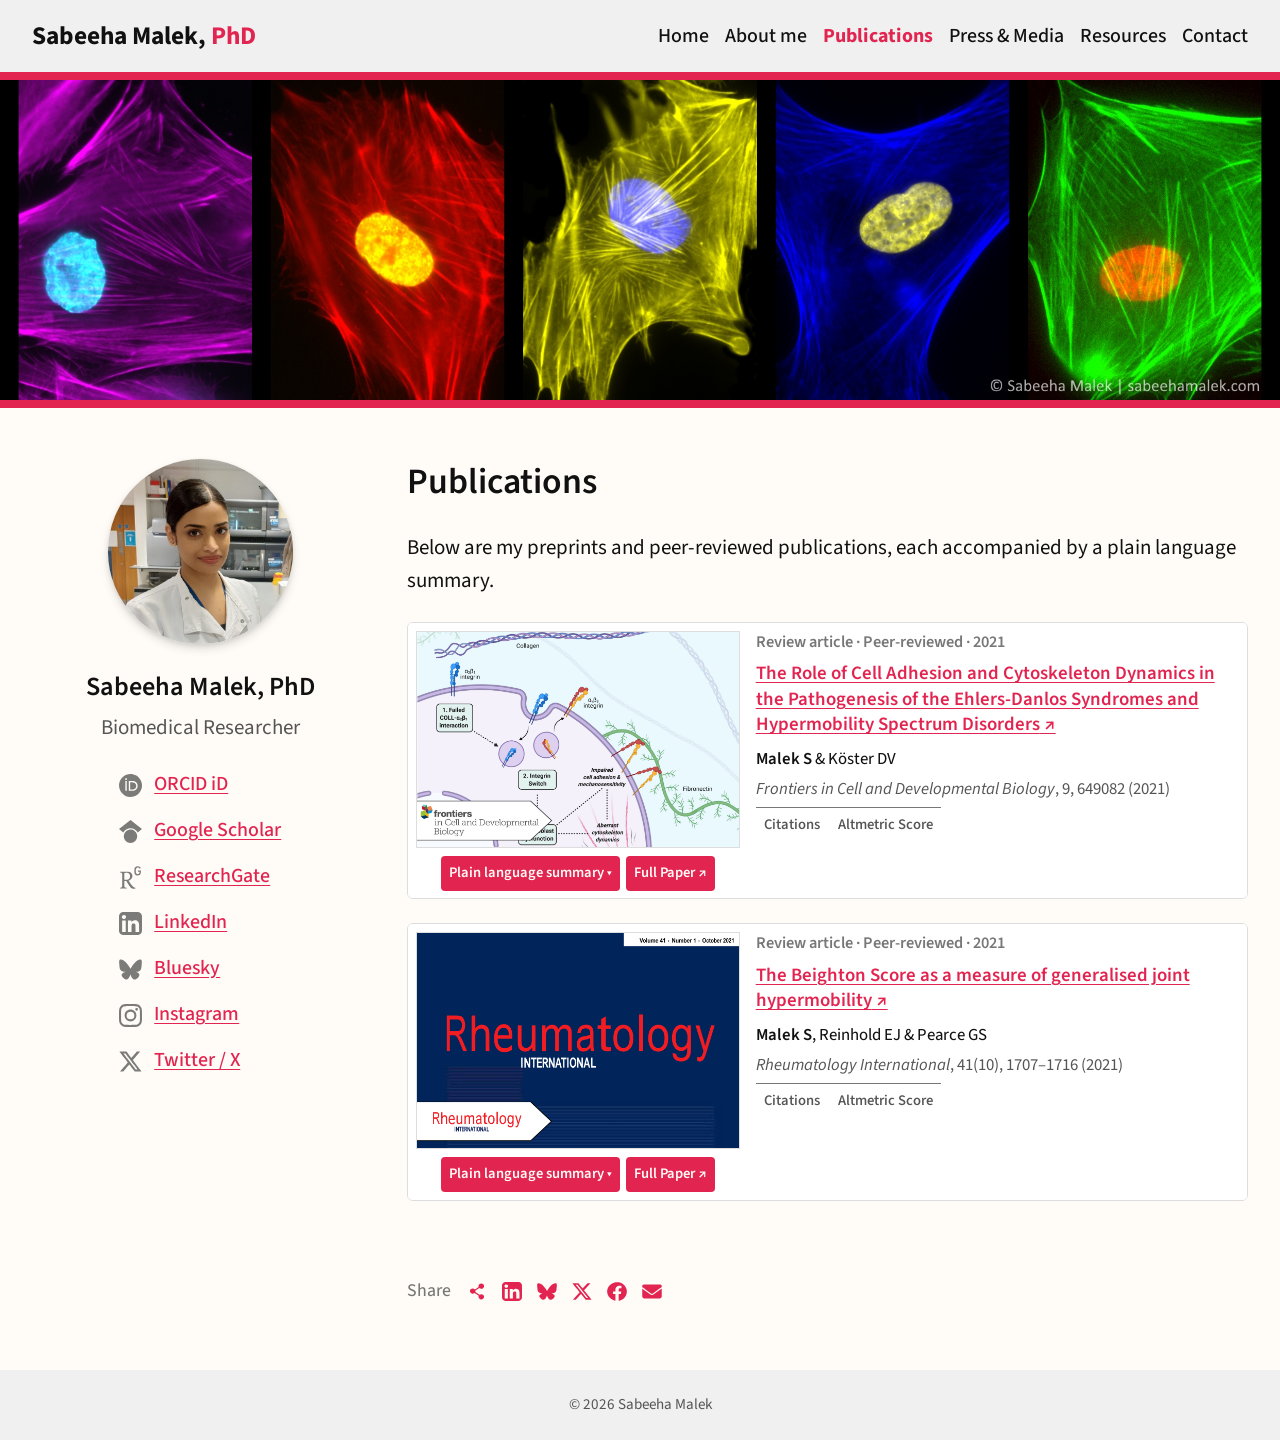
<file: publications.html>
<!DOCTYPE html>
<html lang="en-GB">

<head>
    <meta charset="UTF-8">
    <meta name="viewport" content="width=device-width, initial-scale=1.0">

    <meta
    name="description"
    content="Explore peer-reviewed publications by Sabeeha Malek, PhD, on Ehlers-Danlos syndromes, Hypermobility Spectrum Disorders and generalised joint hypermobility, with plain language summaries."
    >

    <title>Sabeeha Malek, PhD | Publications</title>

    <!-- Website favicon -->
    <link rel="icon" type="image/svg+xml" href="favicon.svg">
    <link rel="icon" type="image/png" sizes="32x32" href="favicon-32.png">

    <!-- Load Source Sans 3 from Google Fonts -->
    <link rel="preconnect" href="https://fonts.googleapis.com">
    <link rel="preconnect" href="https://fonts.gstatic.com" crossorigin>
    <link
        href="https://fonts.googleapis.com/css2?family=Source+Sans+3:wght@400..800&display=swap"
        rel="stylesheet"
    >

    <!-- Website stylesheet -->
    <link rel="stylesheet" href="css/style.css">
</head>

<body>

    <!-- Navigation bar -->
    <header class="site-header">
        <nav class="navbar" aria-label="Main navigation">

            <a href="index.html" class="site-name">
                Sabeeha Malek, <span class="degree">PhD</span>
            </a>

            <!-- Hamburger navigation button -->
            <button
                class="menu-toggle"
                type="button"
                aria-label="Open navigation menu"
                aria-expanded="false"
                aria-controls="nav-links"
            >
                <span></span>
                <span></span>
                <span></span>
            </button>

            <!-- Navigation links -->
            <ul class="nav-links" id="nav-links">
                <li>
                  <a href="index.html">Home</a>
                </li>
                <li>
                    <a href="about.html">About me</a>
                </li>
                <li>
                    <a href="publications.html"
                       class="active"
                       aria-current="page"
                      >Publications</a>
                </li>
                <li>
                    <a href="press.html">Press &amp; Media</a>
                </li>
                <li>
                    <a href="resources.html">Resources</a>
                </li>
                <li>
                    <a href="contact.html">Contact</a>
                </li>
            </ul>

        </nav>
    </header>

    <!-- Responsive full-width banner -->
    <div class="banner">
        <picture>
            <source
                media="(max-width: 700px)"
                srcset="images/banner-mobile.jpg"
            >
            <img
                src="images/banner.jpg"
                alt="Microscopy images from biomedical research"
            >
        </picture>
    </div>

    <!-- Main content -->
    <main class="main-container">

        <!-- Left column: profile and social links -->
        <aside class="profile-column">

            <img
                src="images/profile.jpg"
                alt="Portrait of Sabeeha Malek"
                class="profile-image"
            >

            <div class="profile-details">

                <p class="profile-name">Sabeeha Malek, PhD</p>

                <p class="profile-title">Biomedical Researcher</p>

                <button
                    class="follow-button"
                    id="follow-button"
                    type="button"
                >
                    Follow me
                </button>

                <ul class="social-links">

                    <li>
                        <a
                            href="https://orcid.org/0000-0002-6130-541X"
                            target="_blank"
                            rel="noopener noreferrer"
                        >
                            <img
                                src="images/icons/orcid.svg"
                                class="social-icon"
                                alt=""
                            >
                            <span>ORCID iD</span>
                        </a>
                    </li>

                    <li>
                        <a
                            href="https://scholar.google.com/citations?user=3GFm5_kAAAAJ&amp;hl=en"
                            target="_blank"
                            rel="noopener noreferrer"
                        >
                            <img
                                src="images/icons/google-scholar.svg"
                                class="social-icon"
                                alt=""
                            >
                            <span>Google Scholar</span>
                        </a>
                    </li>

                    <li>
                        <a
                            href="https://www.researchgate.net/profile/Sabeeha-Malek-2"
                            target="_blank"
                            rel="noopener noreferrer"
                        >
                            <img
                                src="images/icons/researchgate.svg"
                                class="social-icon"
                                alt=""
                            >
                            <span>ResearchGate</span>
                        </a>
                    </li>

                    <li>
                        <a
                            href="https://uk.linkedin.com/in/sabeehamalek"
                            target="_blank"
                            rel="noopener noreferrer"
                        >
                            <img
                                src="images/icons/linkedin.svg"
                                class="social-icon"
                                alt=""
                            >
                            <span>LinkedIn</span>
                        </a>
                    </li>

                    <li>
                        <a
                            href="https://bsky.app/profile/sabeehamalek.bsky.social"
                            target="_blank"
                            rel="noopener noreferrer"
                        >
                            <img
                                src="images/icons/bluesky.svg"
                                class="social-icon"
                                alt=""
                            >
                            <span>Bluesky</span>
                        </a>
                    </li>

                    <li>
                        <a
                            href="https://www.instagram.com/sabeehamalek/"
                            target="_blank"
                            rel="noopener noreferrer"
                        >
                            <img
                                src="images/icons/instagram.svg"
                                class="social-icon"
                                alt=""
                            >
                            <span>Instagram</span>
                        </a>
                    </li>

                    <li>
                        <a
                            href="https://x.com/SabeehaMalek"
                            target="_blank"
                            rel="noopener noreferrer"
                        >
                            <img
                                src="images/icons/x.svg"
                                class="social-icon"
                                alt=""
                            >
                            <span>Twitter / X</span>
                        </a>
                    </li>

                </ul>

            </div>
        </aside>

        <!-- Right column: Publications and plain language summaries -->
        <section class="overview-section">

            
<h1>Publications</h1>

<p class="publications-intro">
    Below are my preprints and peer-reviewed publications, each accompanied by a
    plain language summary.
</p>

<div class="publication-list">

    <!-- Publication 1: Pathogenesis of EDS/HSD -->
    <article class="publication-card">

        <!-- Image, title and citation -->
        <div class="publication-header">

            <div class="publication-image-column">
                <a
                    class="publication-image-link"
                    href="https://www.frontiersin.org/journals/cell-and-developmental-biology/articles/10.3389/fcell.2021.649082/full"
                    target="_blank"
                    rel="noopener noreferrer"
                    aria-label="Read the publication on the pathogenesis of EDS/HSD"
                >
                    <img
                        class="publication-image"
                        src="images/publications/2021_Pathogenesis.png"
                        alt="Publication image for the review on the pathogenesis of EDS/HSD"
                        loading="lazy"
                    >
                </a>

                
<div class="publication-actions">

    <button
        class="publication-action summary-toggle"
        type="button"
        aria-expanded="false"
        aria-controls="pathogenesis-summary-content"
    >Plain language summary ▾</button>

    <a
        class="publication-action publication-paper-button"
        href="https://www.frontiersin.org/journals/cell-and-developmental-biology/articles/10.3389/fcell.2021.649082/full"
        target="_blank"
        rel="noopener noreferrer"
    >Full Paper ↗</a>

</div><!-- Closes publication-actions -->

</div><!-- Closes publication-image-column -->

<div class="publication-details">

                <p class="publication-type">Review article · Peer-reviewed · 2021</p>

                <h2 class="publication-title">
                    <a
                        href="https://www.frontiersin.org/journals/cell-and-developmental-biology/articles/10.3389/fcell.2021.649082/full"
                        target="_blank"
                        rel="noopener noreferrer"
                    >The Role of Cell Adhesion and Cytoskeleton Dynamics in the Pathogenesis of the Ehlers-Danlos Syndromes and Hypermobility Spectrum Disorders<span class="publication-external-icon" aria-hidden="true"> ↗</span></a>
                </h2>

                <p class="publication-authors">
                    <strong>Malek S</strong> &amp; Köster DV
                </p>

                <p class="publication-journal">
                    <em>Frontiers in Cell and Developmental Biology</em>,
                    9, 649082 (2021)
                </p>
<!-- Publication metrics -->
<div class="publication-metrics">

    <div class="publication-metric">
        <span class="publication-metric-label">
            Citations
        </span>
        <span
            class="__dimensions_badge_embed__"
            data-doi="10.3389/fcell.2021.649082"
            data-style="small_circle"
            data-legend="hover-left"
        ></span>
    </div>

    <div class="publication-metric publication-metric-altmetric">
        <span class="publication-metric-label">
            Altmetric Score
        </span>
        <div
            class="altmetric-embed"
            data-badge-type="donut"
            data-badge-popover="right"
            data-doi="10.3389/fcell.2021.649082"
        ></div>
    </div>

</div>

            </div>
        </div>

        <!-- Plain language summary -->
<div
    class="publication-summary"
    id="pathogenesis-summary-content"
    hidden
>
    <div class="publication-summary-content">
        <h3>Plain-language summary</h3>
        
        <!-- Keep all three existing question headings
             and their paragraphs here, unchanged. -->

            <h4>What was the research about?</h4>

            <p>
                Ehlers-Danlos syndromes (EDS) and Hypermobility Spectrum
                Disorders (HSD) are conditions affecting connective tissues,
                which provide support and structure throughout the body.
                Although EDS is traditionally understood in terms of
                abnormalities in collagen, a major structural protein,
                these abnormalities do not always explain the severity or
                range of symptoms experienced. This review explored whether
                changes in how connective tissue cells attach to and engage
                with collagen could provide an additional explanation.
            </p>

            <h4>What did the research find?</h4>

            <p>
                The review proposed a novel disease mechanism involving
                fibroblasts, the predominant cells in connective tissue.
                Fibroblasts attach to structural proteins such as collagen
                through receptors called integrins, which also enable them
                to sense and respond to mechanical forces. The review
                brought together evidence suggesting that altered integrin
                activity could weaken cell attachment to collagen and
                disrupt the internal cellular framework. In turn, these
                changes could impair the cells’ ability to regulate tension
                within connective tissue.
            </p>

            <h4>Why does it matter?</h4>

            <p>
                This proposed mechanism offers a new way to understand how
                connective tissue dysfunction may develop across EDS/HSD,
                including cases where abnormalities in collagen structure
                alone cannot explain the clinical features. Further
                investigation could help identify biological processes
                shared across different subtypes and inform the development
                of new diagnostic biomarkers. However, the proposed
                mechanism requires further experimental validation.
            </p>

        </div><!-- Closes publication-summary-content -->

    </div><!-- Closes publication-summary -->

    </article>

    <!-- Publication 2: Beighton Score -->
    <article class="publication-card">

        <!-- Image, title and citation -->
        <div class="publication-header">

            <div class="publication-image-column">
                <a
                    class="publication-image-link"
                    href="https://link.springer.com/article/10.1007/s00296-021-04832-4"
                    target="_blank"
                    rel="noopener noreferrer"
                    aria-label="Read the publication on the Beighton Score"
                >
                    <img
                        class="publication-image"
                        src="images/publications/2021_BeightonScore.png"
                        alt="Publication image for the review of the Beighton Score"
                        loading="lazy"
                    >
                </a>


<div class="publication-actions">

    <button
        class="publication-action summary-toggle"
        type="button"
        aria-expanded="false"
        aria-controls="beighton-summary-content"
    >Plain language summary ▾</button>

    <a
        class="publication-action publication-paper-button"
        href="https://link.springer.com/article/10.1007/s00296-021-04832-4"
        target="_blank"
        rel="noopener noreferrer"
    >Full Paper ↗</a>

</div>

            </div>

            <div class="publication-details">

                <p class="publication-type">Review article · Peer-reviewed · 2021</p>

                <h2 class="publication-title">
                    <a
                        href="https://link.springer.com/article/10.1007/s00296-021-04832-4"
                        target="_blank"
                        rel="noopener noreferrer"
                    >The Beighton Score as a measure of generalised joint hypermobility<span class="publication-external-icon" aria-hidden="true"> ↗</span></a>
                </h2>

                <p class="publication-authors">
                    <strong>Malek S</strong>, Reinhold EJ &amp; Pearce GS
                </p>

                <p class="publication-journal">
                    <em>Rheumatology International</em>,
                    41(10), 1707–1716 (2021)
                </p>
<!-- Publication metrics -->
<div class="publication-metrics">

    <div class="publication-metric">
        <span class="publication-metric-label">
            Citations
        </span>
        <span
            class="__dimensions_badge_embed__"
            data-doi="10.1007/s00296-021-04832-4"
            data-style="small_circle"
            data-legend="hover-left"
        ></span>
    </div>

    <div class="publication-metric publication-metric-altmetric">
        <span class="publication-metric-label">
            Altmetric Score
        </span>
        <div
            class="altmetric-embed"
            data-badge-type="donut"
            data-badge-popover="right"
            data-doi="10.1007/s00296-021-04832-4"
        ></div>
    </div>

</div>


            </div>
        </div>

        <!-- Plain language summary -->
<div
    class="publication-summary"
    id="beighton-summary-content"
    hidden
>
    <div class="publication-summary-content">
        <h3>Plain-language summary</h3>
        
        <!-- Keep all three existing question headings
             and their paragraphs here, unchanged. -->

            <h4>What was the research about?</h4>

            <p>
                The Beighton Score is a nine-point assessment widely used
                to identify generalised joint hypermobility (GJH), where
                joints have an unusually large range of movement across
                the body. Although originally developed to screen large
                populations, it is now also used in clinical assessments
                for conditions such as Ehlers-Danlos syndromes (EDS).
                This review examined whether the Beighton Score reliably
                identifies GJH and whether it is suitable for diagnostic
                purposes.
            </p>

            <h4>What did the research find?</h4>

            <p>
                The review identified important limitations in the
                Beighton Score. It assesses only a small selection of
                joints, predominantly in the upper limbs, while excluding
                many major joints. Evidence from published studies also
                raised concerns about its ability to reflect hypermobility
                in joints that are not assessed. Furthermore, the evidence
                supporting its reliability was limited and inconsistent.
            </p>

            <h4>Why does it matter?</h4>

            <p>
                A person may have widespread joint hypermobility despite
                receiving a low Beighton Score. Relying on the score alone
                to rule out GJH could therefore contribute to missed or
                delayed diagnoses. The review highlights the importance
                of assessing additional joints and considering the wider
                clinical picture, rather than using the Beighton Score
                as the sole basis for identifying or excluding GJH.
            </p>

        </div><!-- Closes publication-summary-content -->

    </div><!-- Closes publication-summary -->

    </article>

</div><!-- Closes publication-list -->

            <!-- Share this page -->
            <section
                class="share-section"
                aria-label="Share this page"
            >
                <div class="share-inner">

                    <h2>Share</h2>

                    <div class="share-links">

                        <!-- 1. Native share -->
                        <button
                            type="button"
                            class="share-icon-button"
                            data-share-action="native"
                            aria-label="Share this page"
                            title="Share this page"
                        >
                            <img src="images/icons/share.svg" alt="">
                        </button>

                        <!-- 2. LinkedIn -->
                        <a
                            href="#"
                            class="share-icon-link"
                            data-share-link="linkedin"
                            target="_blank"
                            rel="noopener noreferrer"
                            aria-label="Share on LinkedIn"
                            title="Share on LinkedIn"
                        >
                            <img src="images/icons/linkedin.svg" alt="">
                        </a>

                        <!-- 3. Bluesky -->
                        <a
                            href="#"
                            class="share-icon-link"
                            data-share-link="bluesky"
                            target="_blank"
                            rel="noopener noreferrer"
                            aria-label="Share on Bluesky"
                            title="Share on Bluesky"
                        >
                            <img src="images/icons/bluesky.svg" alt="">
                        </a>

                        <!-- 4. X -->
                        <a
                            href="#"
                            class="share-icon-link"
                            data-share-link="x"
                            target="_blank"
                            rel="noopener noreferrer"
                            aria-label="Share on X"
                            title="Share on X"
                        >
                            <img src="images/icons/x.svg" alt="">
                        </a>

                        <!-- 5. Facebook -->
                        <a
                            href="#"
                            class="share-icon-link"
                            data-share-link="facebook"
                            target="_blank"
                            rel="noopener noreferrer"
                            aria-label="Share on Facebook"
                            title="Share on Facebook"
                        >
                            <img src="images/icons/facebook.svg" alt="">
                        </a>

                        <!-- 6. Email -->
                        <a
                            href="#"
                            class="share-icon-link"
                            data-share-link="email"
                            aria-label="Share this page by email"
                            title="Share by email"
                        >
                            <img src="images/icons/email.svg" alt="">
                        </a>

                    </div>

                    <p
                        class="share-status"
                        id="share-status"
                        role="status"
                    ></p>

                </div>
            </section>

        </section>

    </main>

    <!-- Mobile Follow me pop-up -->
    <div
        class="follow-modal-overlay"
        id="follow-modal"
        aria-hidden="true"
    >
        <section
            class="follow-modal"
            role="dialog"
            aria-modal="true"
            aria-labelledby="follow-modal-name"
        >
            <button
                class="follow-modal-close"
                id="follow-modal-close"
                type="button"
                aria-label="Close Follow me pop-up"
            >
                &times;
            </button>

            <img
                src="images/profile.jpg"
                alt="Portrait of Sabeeha Malek"
                class="follow-modal-image"
            >

            <h2 class="follow-modal-name" id="follow-modal-name">
                Sabeeha Malek, PhD
            </h2>

            <p class="follow-modal-title">Biomedical Researcher</p>

            <ul class="social-links follow-modal-social-links">

                <li>
                    <a
                        href="https://orcid.org/0000-0002-6130-541X"
                        target="_blank"
                        rel="noopener noreferrer"
                    >
                        <img
                            src="images/icons/orcid.svg"
                            class="social-icon"
                            alt=""
                        >
                        <span>ORCID iD</span>
                    </a>
                </li>

                <li>
                    <a
                        href="https://scholar.google.com/citations?user=3GFm5_kAAAAJ&amp;hl=en"
                        target="_blank"
                        rel="noopener noreferrer"
                    >
                        <img
                            src="images/icons/google-scholar.svg"
                            class="social-icon"
                            alt=""
                        >
                        <span>Google Scholar</span>
                    </a>
                </li>

                <li>
                    <a
                        href="https://www.researchgate.net/profile/Sabeeha-Malek-2"
                        target="_blank"
                        rel="noopener noreferrer"
                    >
                        <img
                            src="images/icons/researchgate.svg"
                            class="social-icon"
                            alt=""
                        >
                        <span>ResearchGate</span>
                    </a>
                </li>

                <li>
                    <a
                        href="https://uk.linkedin.com/in/sabeehamalek"
                        target="_blank"
                        rel="noopener noreferrer"
                    >
                        <img
                            src="images/icons/linkedin.svg"
                            class="social-icon"
                            alt=""
                        >
                        <span>LinkedIn</span>
                    </a>
                </li>

                <li>
                    <a
                        href="https://bsky.app/profile/sabeehamalek.bsky.social"
                        target="_blank"
                        rel="noopener noreferrer"
                    >
                        <img
                            src="images/icons/bluesky.svg"
                            class="social-icon"
                            alt=""
                        >
                        <span>Bluesky</span>
                    </a>
                </li>

                <li>
                    <a
                        href="https://www.instagram.com/sabeehamalek/"
                        target="_blank"
                        rel="noopener noreferrer"
                    >
                        <img
                            src="images/icons/instagram.svg"
                            class="social-icon"
                            alt=""
                        >
                        <span>Instagram</span>
                    </a>
                </li>

                <li>
                    <a
                        href="https://x.com/SabeehaMalek"
                        target="_blank"
                        rel="noopener noreferrer"
                    >
                        <img
                            src="images/icons/x.svg"
                            class="social-icon"
                            alt=""
                        >
                        <span>Twitter / X</span>
                    </a>
                </li>

            </ul>
        </section>
    </div>

    <!-- Footer -->
    <footer class="site-footer">
        <div class="site-footer-inner">
            <p>&copy; 2026 Sabeeha Malek</p>
        </div>
    </footer>

    <!-- Hamburger menu and Follow me pop-up behaviour -->
    <script>
        document.addEventListener("DOMContentLoaded", function () {

            const menuButton = document.querySelector(".menu-toggle");
            const navbar = document.querySelector(".navbar");
            const navLinks = document.querySelectorAll(".nav-links a");
            const followButton = document.getElementById("follow-button");
            const followModal = document.getElementById("follow-modal");
            const closeFollowModal = document.getElementById("follow-modal-close");

            /* Open and close the hamburger navigation menu */

            function closeMenu() {
                navbar.classList.remove("menu-open");
                menuButton.setAttribute("aria-expanded", "false");
                menuButton.setAttribute("aria-label", "Open navigation menu");
            }

            menuButton.addEventListener("click", function (event) {
                event.stopPropagation();

                const isOpen = navbar.classList.toggle("menu-open");

                menuButton.setAttribute("aria-expanded", String(isOpen));
                menuButton.setAttribute(
                    "aria-label",
                    isOpen ? "Close navigation menu" : "Open navigation menu"
                );
            });

            /* Close the navigation menu after selecting a page */

            navLinks.forEach(function (link) {
                link.addEventListener("click", closeMenu);
            });

            /* Close the navigation menu when tapping outside it */

            document.addEventListener("click", function (event) {
                if (
                    navbar.classList.contains("menu-open") &&
                    !navbar.contains(event.target)
                ) {
                    closeMenu();
                }
            });

            /* Open and close the Follow me pop-up */

            function openFollowModal() {
                followModal.classList.add("is-open");
                followModal.setAttribute("aria-hidden", "false");
                document.body.style.overflow = "hidden";
                closeFollowModal.focus();
            }

            function closeFollowModalPopup() {
                followModal.classList.remove("is-open");
                followModal.setAttribute("aria-hidden", "true");
                document.body.style.overflow = "";
                followButton.focus();
            }

            followButton.addEventListener("click", openFollowModal);
            closeFollowModal.addEventListener("click", closeFollowModalPopup);

            /* Close the Follow me pop-up when tapping outside the panel */

            followModal.addEventListener("click", function (event) {
                if (event.target === followModal) {
                    closeFollowModalPopup();
                }
            });

            /* Handle Escape and keyboard focus in open menus */

            document.addEventListener("keydown", function (event) {

                /* Close open menus when Escape is pressed */
                if (event.key === "Escape") {
                    if (followModal.classList.contains("is-open")) {
                        closeFollowModalPopup();
                    }

                    if (navbar.classList.contains("menu-open")) {
                        closeMenu();
                        menuButton.focus();
                    }

                    return;
                }

                /* Trap keyboard focus inside the Follow me panel */
                if (
                    event.key !== "Tab" ||
                    !followModal.classList.contains("is-open")
                ) {
                    return;
                }

                /* Find the buttons and links inside the panel */
                const focusableElements = Array.from(
                    followModal.querySelectorAll(
                        'button:not([disabled]), a[href], input:not([disabled]), select:not([disabled]), textarea:not([disabled]), [tabindex]:not([tabindex="-1"])'
                    )
                ).filter(element => element.getClientRects().length > 0);

                const firstElement = focusableElements[0];
                const lastElement = focusableElements[focusableElements.length - 1];

                if (!firstElement || !lastElement) {
                    return;
                }

                /* Shift + Tab from the first element moves to the last */
                if (
                    event.shiftKey &&
                    (
                        document.activeElement === firstElement ||
                        !followModal.contains(document.activeElement)
                    )
                ) {
                    event.preventDefault();
                    lastElement.focus();
                }

                /* Tab from the last element moves to the first */
                else if (
                    !event.shiftKey &&
                    (
                        document.activeElement === lastElement ||
                        !followModal.contains(document.activeElement)
                    )
                ) {
                    event.preventDefault();
                    firstElement.focus();
                }
            });

        });
    </script>

    <!-- Social media sharing links -->
    <script>
        (function () {
            const pageUrl = window.location.href.split("#")[0];
            const pageTitle = document.title;

            const encodedUrl = encodeURIComponent(pageUrl);
            const encodedTitle = encodeURIComponent(pageTitle);

            /* Set up the social media sharing links */

            document.querySelectorAll("[data-share-link]").forEach(function (link) {
                const platform = link.dataset.shareLink;

                switch (platform) {
                    case "linkedin":
                        link.href =
                            "https://www.linkedin.com/sharing/share-offsite/?url=" +
                            encodedUrl;
                        break;

                    case "bluesky":
                        link.href =
                            "https://bsky.app/intent/compose?text=" +
                            encodeURIComponent(pageTitle + " " + pageUrl);
                        break;

                    case "x":
                        link.href =
                            "https://x.com/intent/tweet?url=" +
                            encodedUrl +
                            "&text=" + encodedTitle;
                        break;

                    case "facebook":
                        link.href =
                            "https://www.facebook.com/sharer/sharer.php?u=" +
                            encodedUrl;
                        break;

                    case "email":
                        link.href =
                            "mailto:?subject=" + encodedTitle +
                            "&body=" +
                            encodeURIComponent(
                                "I thought you might find this page interesting:\n\n" +
                                pageTitle + "\n" + pageUrl
                            );
                        break;
                }
            });

            /* Native sharing, with a copy-link fallback */

            const nativeButton =
                document.querySelector('[data-share-action="native"]');
            const status = document.getElementById("share-status");

            if (nativeButton) {
                nativeButton.addEventListener("click", async function () {
                    if (navigator.share) {
                        try {
                            await navigator.share({
                                title: pageTitle,
                                url: pageUrl
                            });
                        } catch (error) {
                            if (error.name !== "AbortError") {
                                status.textContent =
                                    "Sharing was unavailable. Please copy the page link from your address bar.";
                            }
                        }
                    } else {
                        try {
                            await navigator.clipboard.writeText(pageUrl);
                            status.textContent =
                                "Native sharing is unavailable here. The page link has been copied.";
                        } catch (error) {
                            window.prompt("Copy this page link:", pageUrl);
                        }
                    }
                });
            }
        })();
    </script>

    <!-- Automatically switch to hamburger navigation when links wrap -->
    <script>
        (() => {
            const navbar = document.querySelector(".navbar");
            const navLinks = navbar?.querySelector(".nav-links");

            if (!navbar || !navLinks) return;

            const mobileQuery = window.matchMedia("(max-width: 700px)");

            function updateNavigationMode() {

                /* Let the existing mobile CSS handle mobile screens */
                if (mobileQuery.matches) {
                    const wasUsingResponsiveToggle =
                        navbar.classList.contains("nav-needs-toggle");

                    navbar.classList.remove("nav-needs-toggle");

                    /* Reset the menu if switching from tablet/desktop mode */
                    if (wasUsingResponsiveToggle) {
                        navbar.classList.remove("menu-open");

                        const menuButton = navbar.querySelector(".menu-toggle");

                        if (menuButton) {
                            menuButton.setAttribute("aria-expanded", "false");
                            menuButton.setAttribute(
                                "aria-label",
                                "Open navigation menu"
                            );
                        }
                    }

                    return;
                }

                /*
                 * Temporarily restore horizontal links to check
                 * whether they occupy more than one row.
                 */
                navbar.classList.remove("nav-needs-toggle");

                const items = Array.from(navLinks.children);

                if (items.length < 2) return;

                const firstRowTop = items[0].getBoundingClientRect().top;

                const linksHaveWrapped = items.some(item =>
                    Math.abs(
                        item.getBoundingClientRect().top - firstRowTop
                    ) > 2
                );

                /* Use hamburger mode only when the links have wrapped */
                navbar.classList.toggle(
                    "nav-needs-toggle",
                    linksHaveWrapped
                );

                /* Close the menu if the horizontal navigation fits again */
                if (!linksHaveWrapped) {
                    navbar.classList.remove("menu-open");

                    const menuButton = navbar.querySelector(".menu-toggle");

                    if (menuButton) {
                        menuButton.setAttribute("aria-expanded", "false");
                        menuButton.setAttribute(
                            "aria-label",
                            "Open navigation menu"
                        );
                    }
                }
            }

            /* Recheck on initial load and whenever the viewport changes */
            updateNavigationMode();
            window.addEventListener("resize", updateNavigationMode);
            window.addEventListener("load", updateNavigationMode);

            /* Recheck after the website's fonts have finished loading */
            if (document.fonts?.ready) {
                document.fonts.ready.then(updateNavigationMode);
            }
        })();
    </script>

    
<!-- Expand and collapse plain language summaries -->
<script>
    document.querySelectorAll(".summary-toggle").forEach(function (button) {
        const contentId = button.getAttribute("aria-controls");
        const content = document.getElementById(contentId);

        if (!content) return;

        button.addEventListener("click", function () {
            const isExpanded =
                button.getAttribute("aria-expanded") === "true";

            button.setAttribute("aria-expanded", String(!isExpanded));
            content.hidden = isExpanded;

            button.textContent = isExpanded
                ? "Plain language summary ▾"
                : "Plain language summary ▴";
        });
    });
</script>
<!-- Dimensions citation-count badge -->
<script
    async
    src="https://integration-badge.dimensions.ai/static/ai/badge.js"
    charset="utf-8"
></script>

<!-- Altmetric Attention Score badge -->
<script
    src="https://embed.altmetric.com/assets/embed.js"
    type="text/javascript"
></script>
</body>
</html>
</file>
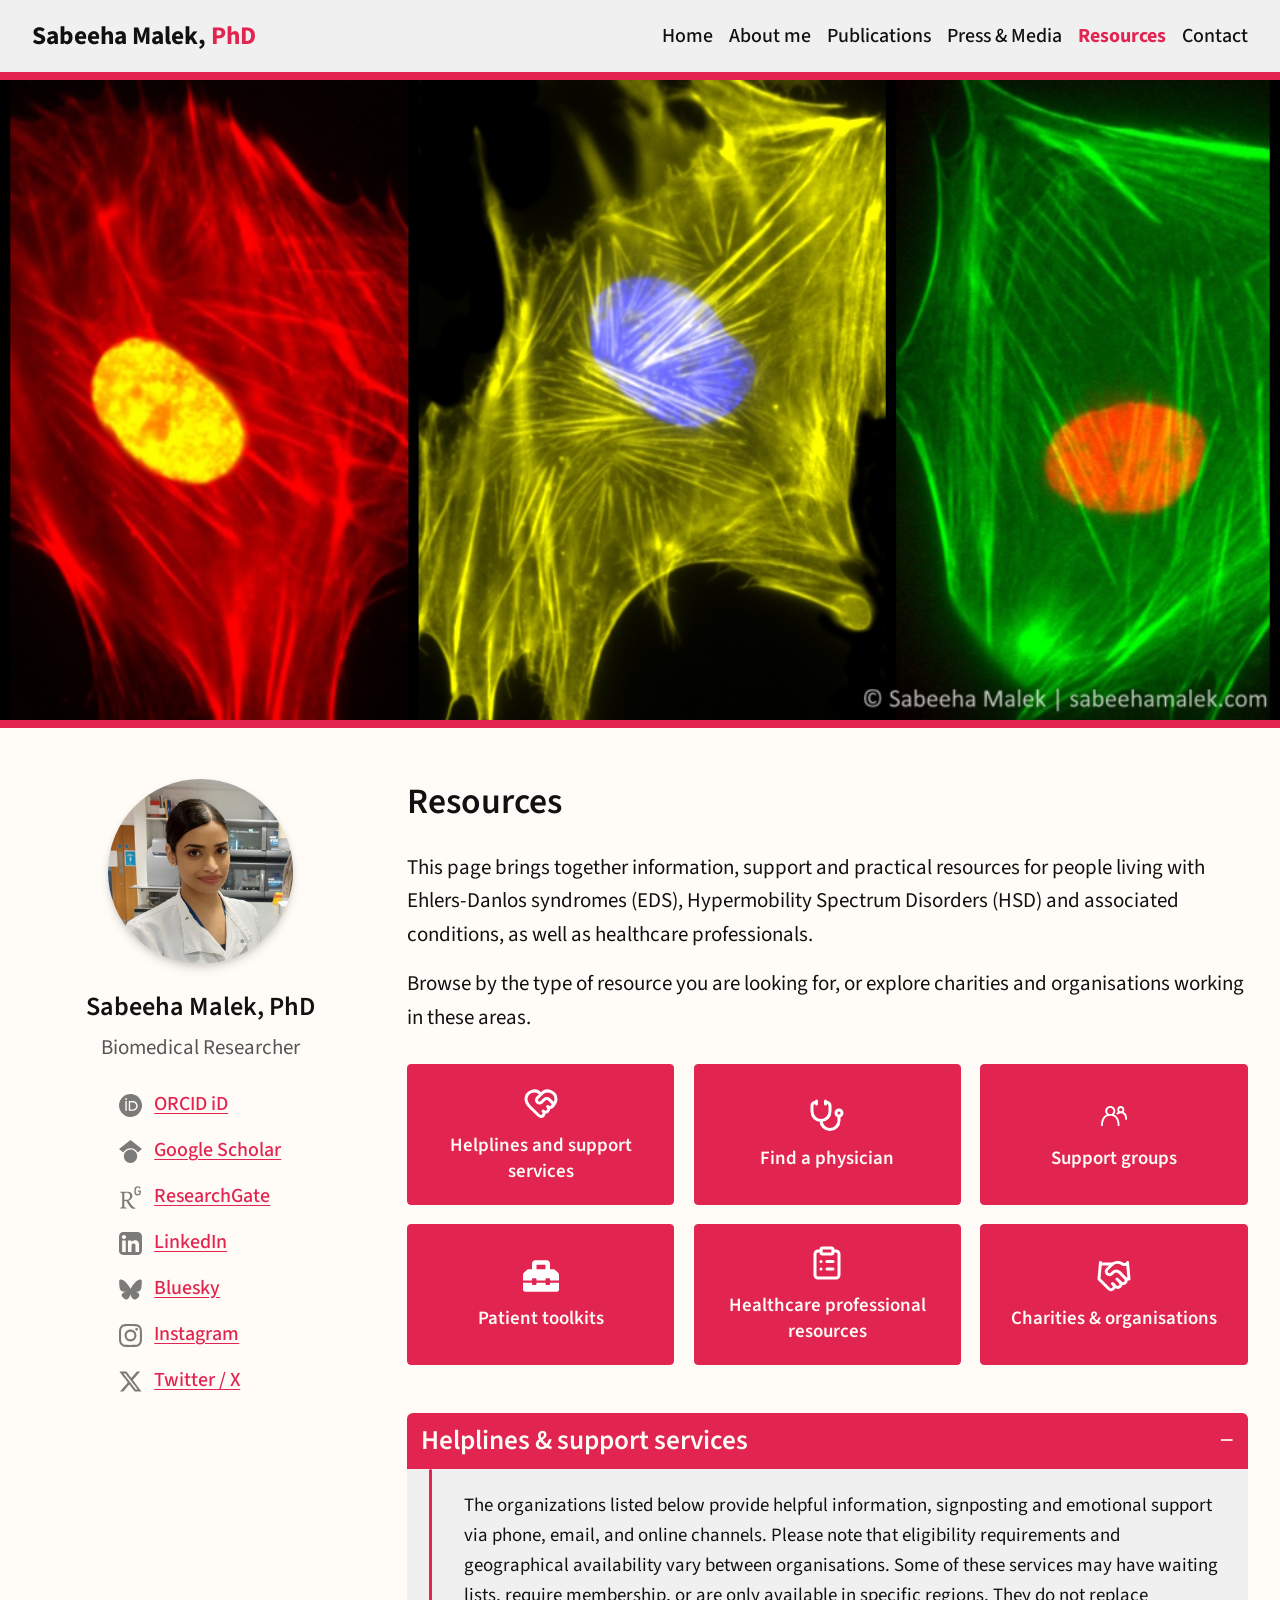
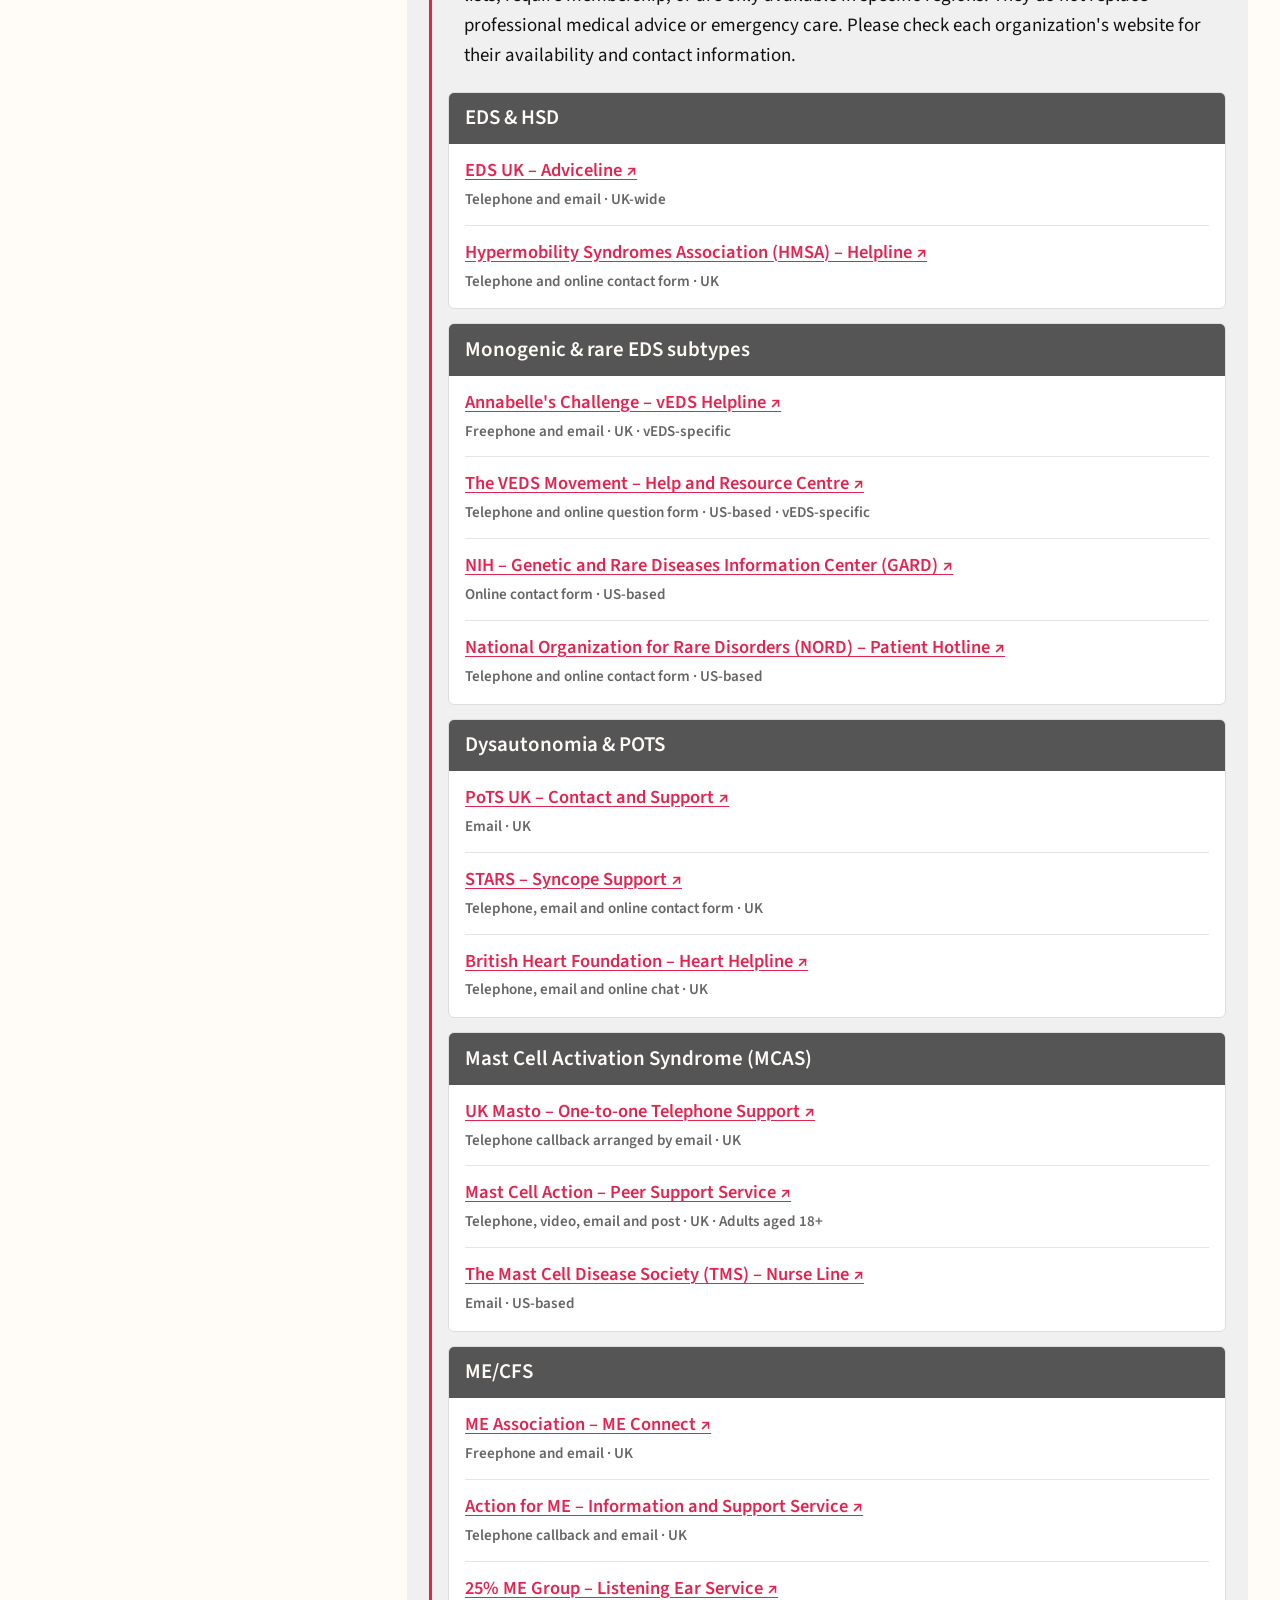
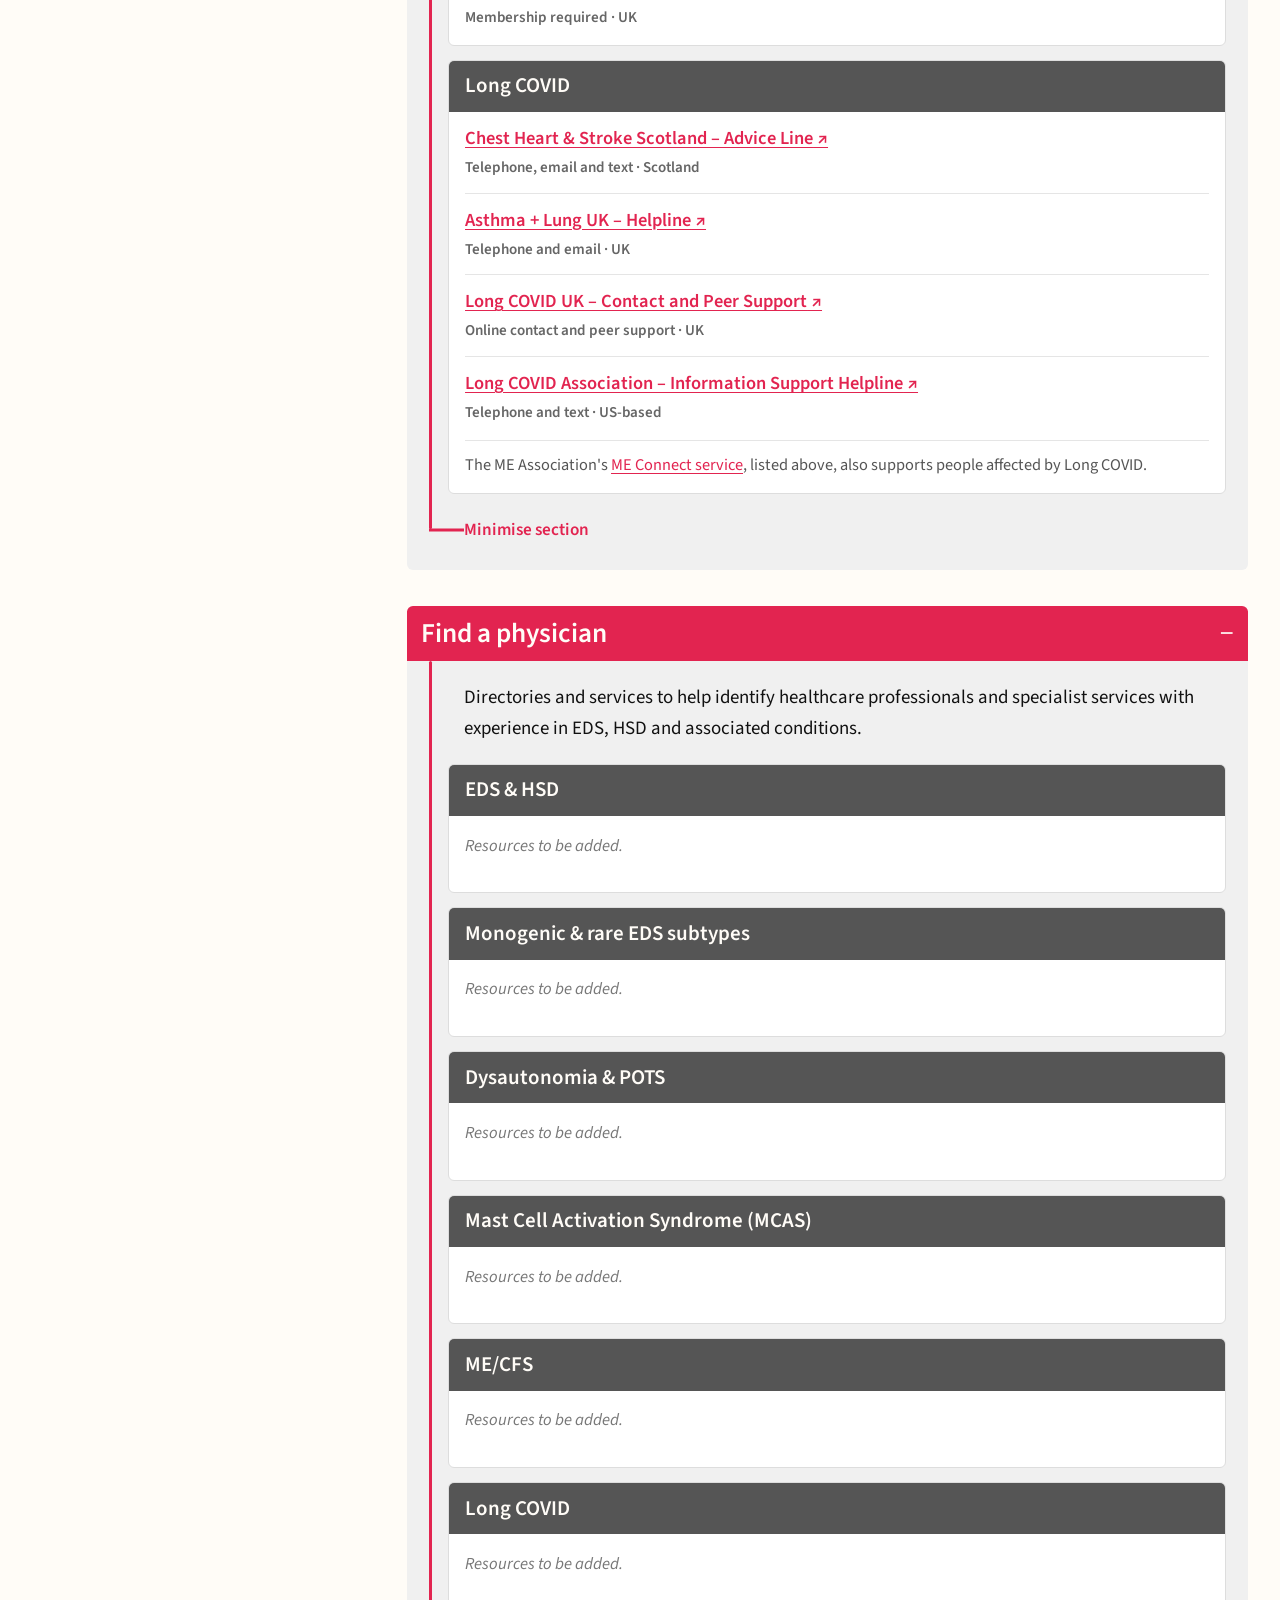
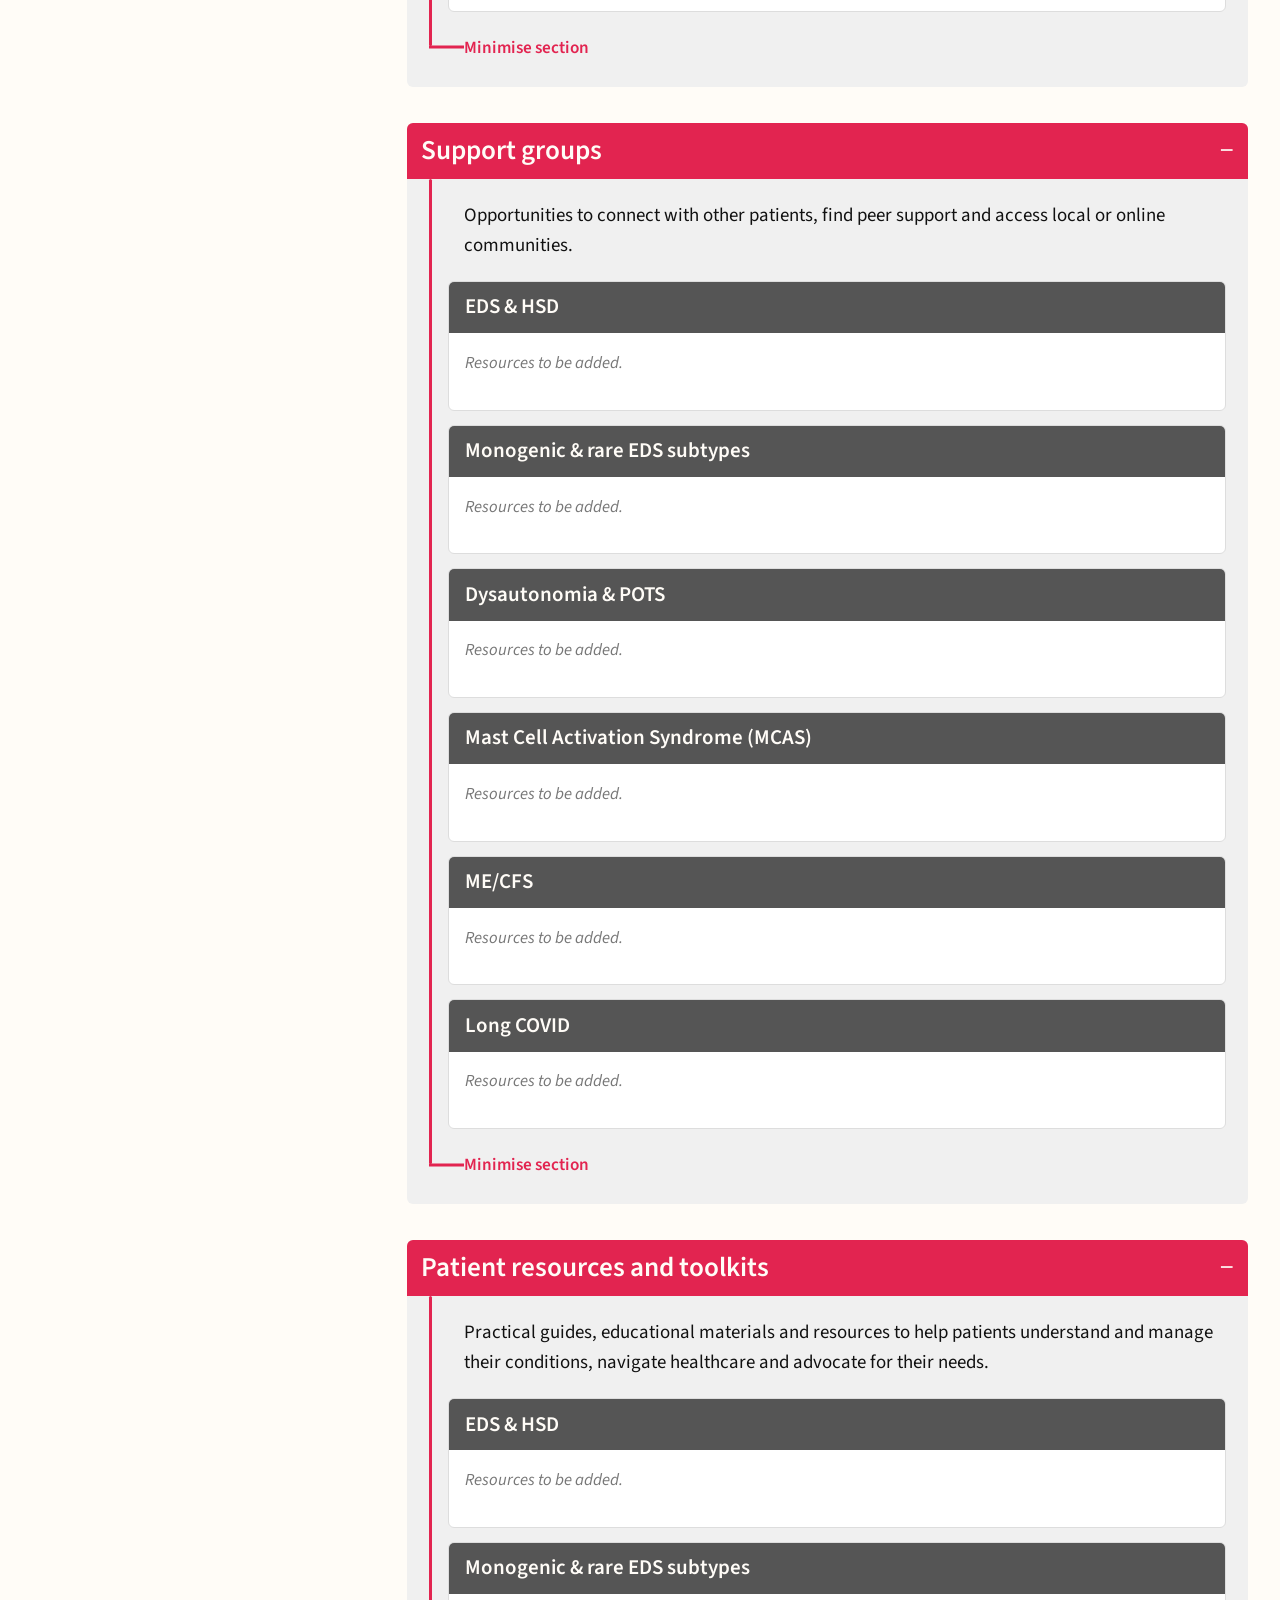
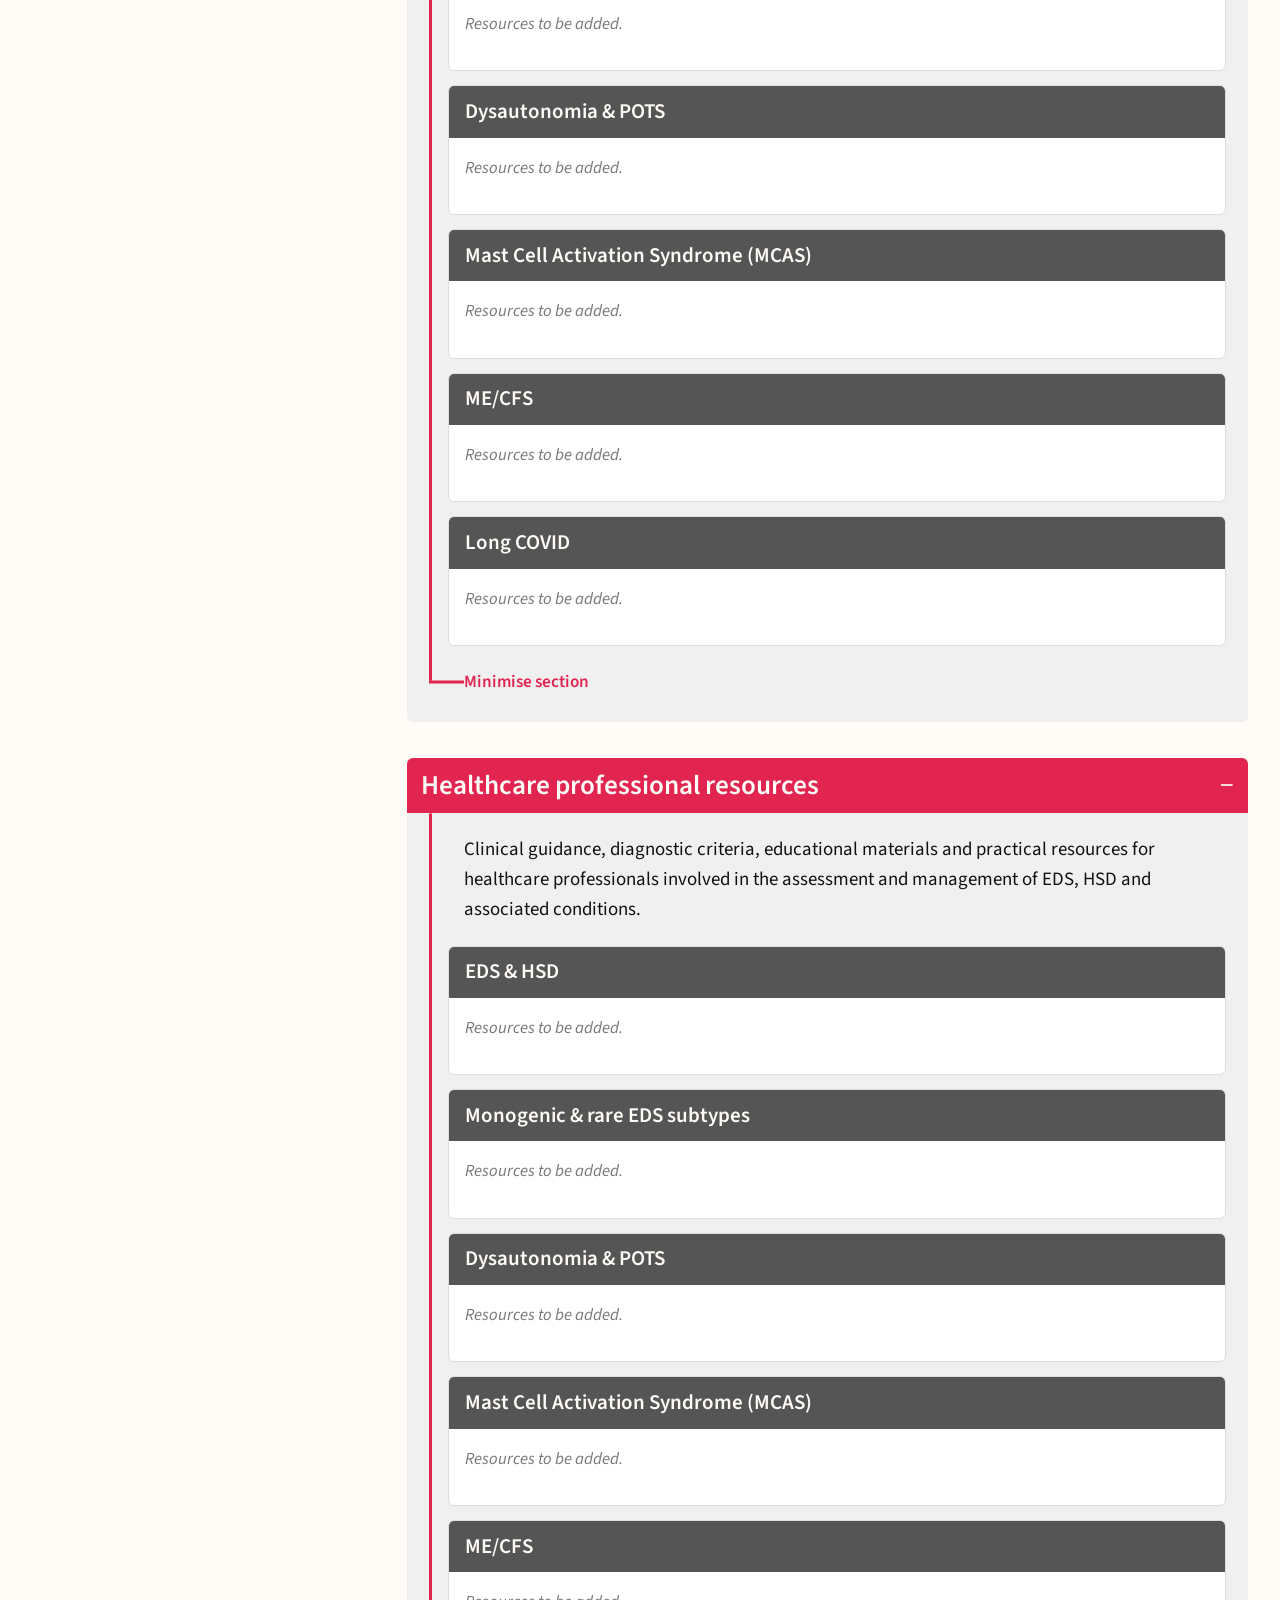
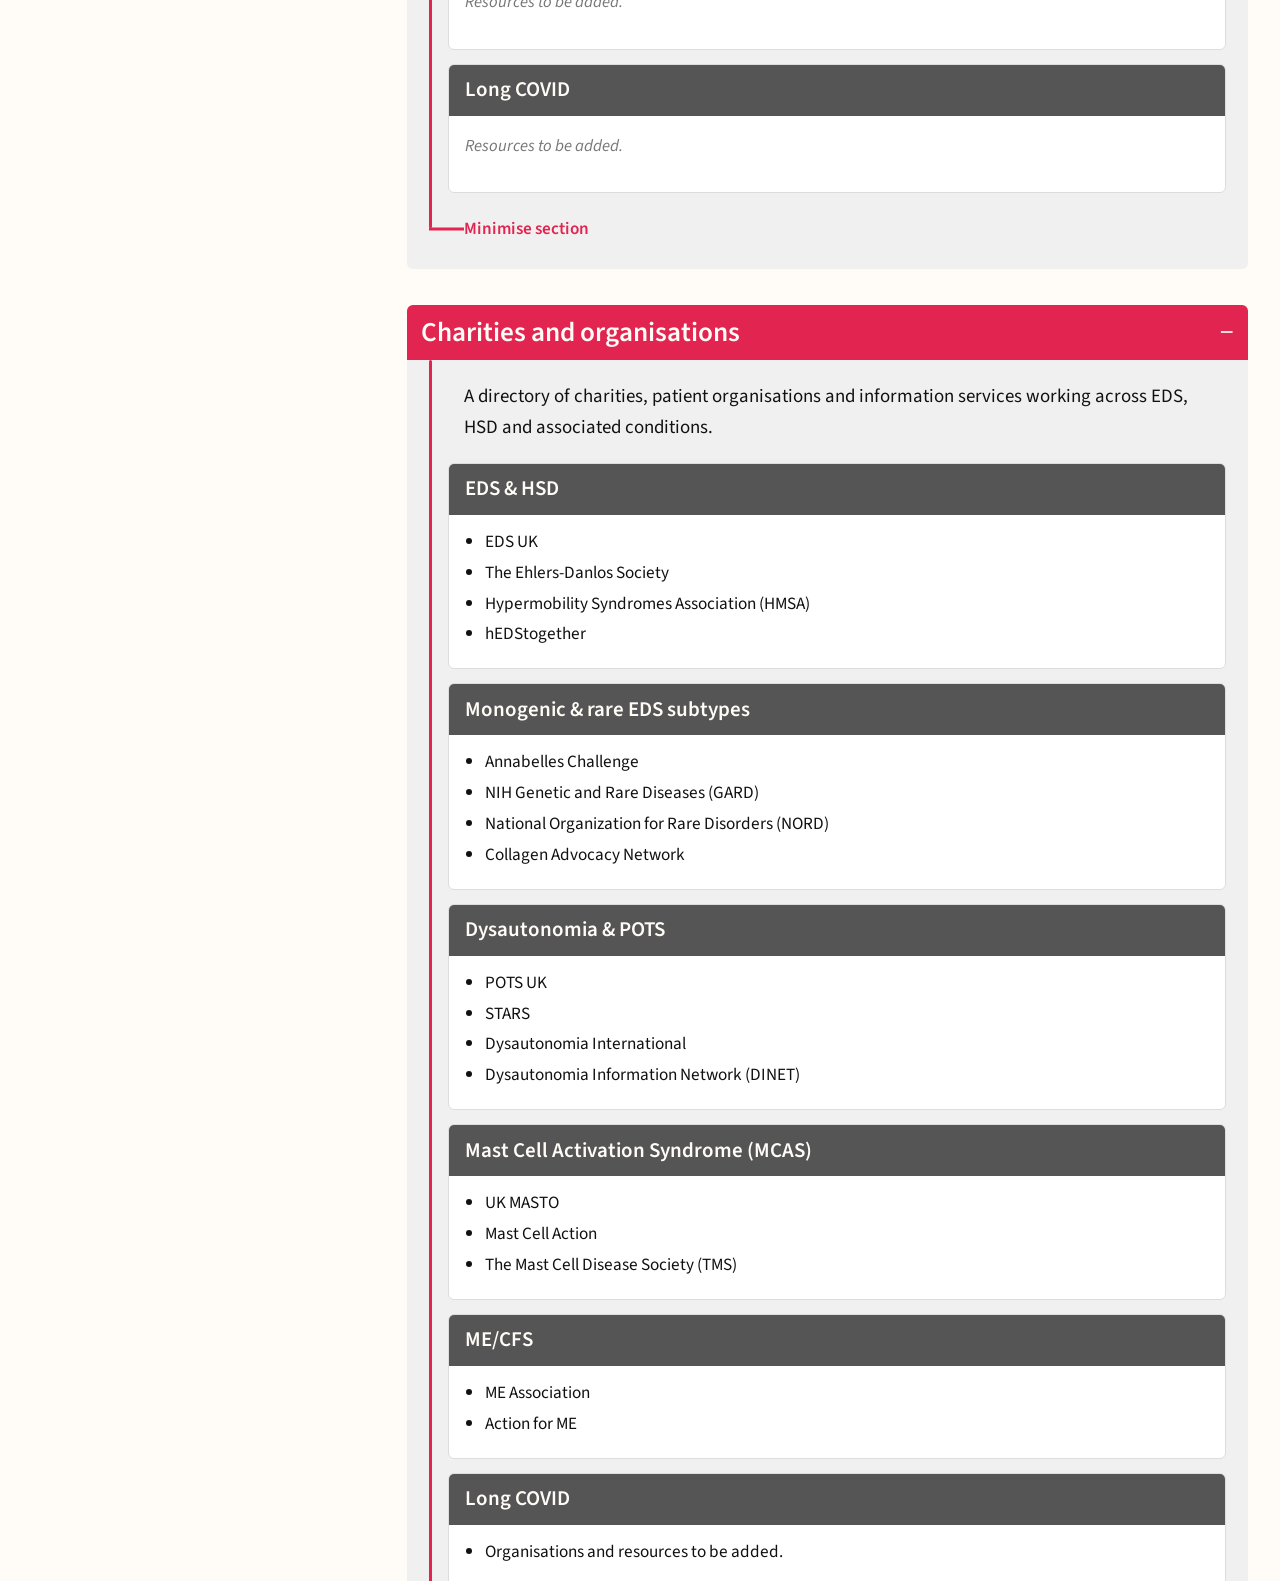
<file: resources.html>
<!DOCTYPE html>
<html lang="en-GB">

<head>
    <meta charset="UTF-8">
    <meta name="viewport" content="width=device-width, initial-scale=1.0">

    <meta
        name="description"
        content="Explore support organisations, patient and professional resources, and further information 
        relating to Ehlers-Danlos syndromes, Hypermobility Spectrum Disorders and associated conditions."
    >

    <title>Sabeeha Malek, PhD | Resources</title>

    <!-- Website favicon -->
    <link rel="icon" type="image/svg+xml" href="favicon.svg">
    <link rel="icon" type="image/png" sizes="32x32" href="favicon-32.png">

    <!-- Load Source Sans 3 from Google Fonts -->
    <link rel="preconnect" href="https://fonts.googleapis.com">
    <link rel="preconnect" href="https://fonts.gstatic.com" crossorigin>
    <link
        href="https://fonts.googleapis.com/css2?family=Source+Sans+3:wght@400..800&display=swap"
        rel="stylesheet"
    >

    <!-- Website stylesheet -->
    <link rel="stylesheet" href="css/style.css">
</head>

<body>

    <!-- Navigation bar -->
    <header class="site-header">
        <nav class="navbar" aria-label="Main navigation">

            <a href="index.html" class="site-name">
                Sabeeha Malek, <span class="degree">PhD</span>
            </a>

            <!-- Hamburger navigation button -->
            <button
                class="menu-toggle"
                type="button"
                aria-label="Open navigation menu"
                aria-expanded="false"
                aria-controls="nav-links"
            >
                <span></span>
                <span></span>
                <span></span>
            </button>

            <!-- Navigation links -->
            <ul class="nav-links" id="nav-links">
                <li>
                  <a href="index.html">Home</a>
                </li>
                <li>
                  <a href="about.html">About me</a>
                </li>
                <li>
                    <a href="publications.html">Publications</a>
                </li>
                <li>
                    <a href="press.html">Press &amp; Media</a>
                </li>
                <li>
                    <a href="resources.html"
                    class="active"
                    aria-current="page"
                >Resources</a>
                </li>
                <li>
                    <a href="contact.html">Contact</a>
                </li>
            </ul>

        </nav>
    </header>

    <!-- Responsive full-width banner -->
    <div class="banner">
        <picture>
            <source
                media="(max-width: 700px)"
                srcset="images/banner-mobile.jpg"
            >
            <img
                src="images/banner.jpg"
                alt="Microscopy images from biomedical research"
            >
        </picture>
    </div>

    <!-- Main content -->
    <main class="main-container">

        <!-- Left column: profile and social links -->
        <aside class="profile-column">

            <img
                src="images/profile.jpg"
                alt="Portrait of Sabeeha Malek"
                class="profile-image"
            >

            <div class="profile-details">

                <p class="profile-name">Sabeeha Malek, PhD</p>

                <p class="profile-title">Biomedical Researcher</p>

                <button
                    class="follow-button"
                    id="follow-button"
                    type="button"
                >
                    Follow me
                </button>

                <ul class="social-links">

                    <li>
                        <a
                            href="https://orcid.org/0000-0002-6130-541X"
                            target="_blank"
                            rel="noopener noreferrer"
                        >
                            <img
                                src="images/icons/orcid.svg"
                                class="social-icon"
                                alt=""
                            >
                            <span>ORCID iD</span>
                        </a>
                    </li>

                    <li>
                        <a
                            href="https://scholar.google.com/citations?user=3GFm5_kAAAAJ&amp;hl=en"
                            target="_blank"
                            rel="noopener noreferrer"
                        >
                            <img
                                src="images/icons/google-scholar.svg"
                                class="social-icon"
                                alt=""
                            >
                            <span>Google Scholar</span>
                        </a>
                    </li>

                    <li>
                        <a
                            href="https://www.researchgate.net/profile/Sabeeha-Malek-2"
                            target="_blank"
                            rel="noopener noreferrer"
                        >
                            <img
                                src="images/icons/researchgate.svg"
                                class="social-icon"
                                alt=""
                            >
                            <span>ResearchGate</span>
                        </a>
                    </li>

                    <li>
                        <a
                            href="https://uk.linkedin.com/in/sabeehamalek"
                            target="_blank"
                            rel="noopener noreferrer"
                        >
                            <img
                                src="images/icons/linkedin.svg"
                                class="social-icon"
                                alt=""
                            >
                            <span>LinkedIn</span>
                        </a>
                    </li>

                    <li>
                        <a
                            href="https://bsky.app/profile/sabeehamalek.bsky.social"
                            target="_blank"
                            rel="noopener noreferrer"
                        >
                            <img
                                src="images/icons/bluesky.svg"
                                class="social-icon"
                                alt=""
                            >
                            <span>Bluesky</span>
                        </a>
                    </li>

                    <li>
                        <a
                            href="https://www.instagram.com/sabeehamalek/"
                            target="_blank"
                            rel="noopener noreferrer"
                        >
                            <img
                                src="images/icons/instagram.svg"
                                class="social-icon"
                                alt=""
                            >
                            <span>Instagram</span>
                        </a>
                    </li>

                    <li>
                        <a
                            href="https://x.com/SabeehaMalek"
                            target="_blank"
                            rel="noopener noreferrer"
                        >
                            <img
                                src="images/icons/x.svg"
                                class="social-icon"
                                alt=""
                            >
                            <span>Twitter / X</span>
                        </a>
                    </li>

                </ul>

            </div>
        </aside>

        <!-- Right column: homepage research overview -->
        <section class="overview-section">


<h1>Resources</h1>

<p class="resources-intro">
    This page brings together information, support and practical
    resources for people living with Ehlers-Danlos syndromes (EDS),
    Hypermobility Spectrum Disorders (HSD) and associated conditions,
    as well as healthcare professionals.
</p>

<p class="resources-intro">
    Browse by the type of resource you are looking for, or explore
    charities and organisations working in these areas.
</p>


<!-- ===== RESOURCE NAVIGATION ===== -->

<nav class="resource-navigation" aria-label="Browse resources by type">

    <a href="#helplines" class="resource-nav-card">
        <img
            src="images/icons/resources/helpline.svg"
            alt=""
            class="resource-nav-icon"
        >
        <span>Helplines and support services</span>
    </a>

    <a href="#find-physician" class="resource-nav-card">
        <img
            src="images/icons/resources/clinician.svg"
            alt=""
            class="resource-nav-icon"
        >
        <span>Find a physician</span>
    </a>

    <a href="#support-groups" class="resource-nav-card">
        <img
            src="images/icons/resources/support_group.svg"
            alt=""
            class="resource-nav-icon"
        >
        <span>Support groups</span>
    </a>

    <a href="#patient-toolkits" class="resource-nav-card">
        <img
            src="images/icons/resources/toolkit.svg"
            alt=""
            class="resource-nav-icon"
        >
        <span>Patient toolkits</span>
    </a>

    <a href="#professional-resources" class="resource-nav-card">
        <img
            src="images/icons/resources/clipboard.svg"
            alt=""
            class="resource-nav-icon"
        >
        <span>Healthcare professional resources</span>
    </a>

    <a href="#charities" class="resource-nav-card">
        <img
            src="images/icons/resources/charities.svg"
            alt=""
            class="resource-nav-icon"
        >
        <span>Charities &amp; organisations</span>
    </a>

</nav>


<!-- ===== RESOURCE SECTIONS ===== -->

<div class="resource-sections">

    <!-- 1. HELPLINES AND SUPPORT SERVICES -->

<details class="resource-section" id="helplines" open>

<summary>
    <span class="resource-section-heading">Helplines &amp; support services</span>
</summary>

    <div class="resource-section-content">

    <p>
        The organizations listed below provide helpful information, 
        signposting and emotional support via phone, email, and online channels. 
        Please note that eligibility requirements and geographical availability 
        vary between organisations. 

        Some of these services may have waiting lists, require membership, or are 
        only available in specific regions. They do not replace professional medical 
        advice or emergency care. Please check each organization's website for their 
        availability and contact information.
    </p>


    <div class="resource-directory-grid support-service-grid">

        <!-- EDS and HSD -->

        <article class="resource-directory-group support-service-group">

            <h3>EDS &amp; HSD</h3>

            <div class="support-service-item">
                <h4>
                    <a href="https://ehlers-danlos.uk/adviceline/"
                       target="_blank"
                       rel="noopener noreferrer">
                        EDS UK – Adviceline<span class="publication-external-icon" aria-hidden="true"> ↗</span>
                    </a>
                </h4>
                <p class="support-service-meta">
                    Telephone and email · UK-wide
                </p>
            </div>

            <div class="support-service-item">
                <h4>
                    <a href="https://www.hypermobility.org/reach-out"
                       target="_blank"
                       rel="noopener noreferrer">
                        Hypermobility Syndromes Association (HMSA) – Helpline<span class="publication-external-icon" aria-hidden="true"> ↗</span>
                    </a>
                </h4>
                <p class="support-service-meta">
                    Telephone and online contact form · UK
                </p>
            </div>

        </article>


        <!-- Monogenic and rare  EDS -->

        <article class="resource-directory-group support-service-group">

            <h3>Monogenic &amp; rare  EDS subtypes</h3>

            <div class="support-service-item">
                <h4>
                    <a href="https://www.annabelleschallenge.org/contact"
                       target="_blank"
                       rel="noopener noreferrer">
                        Annabelle's Challenge – vEDS Helpline<span class="publication-external-icon" aria-hidden="true"> ↗</span>
                    </a>
                </h4>
                <p class="support-service-meta">
                    Freephone and email · UK · vEDS-specific
                </p>
            </div>

            <div class="support-service-item">
                <h4>
                    <a href="https://thevedsmovement.org/resources-and-answers/ask-a-question/"
                       target="_blank"
                       rel="noopener noreferrer">
                        The VEDS Movement – Help and Resource Centre<span class="publication-external-icon" aria-hidden="true"> ↗</span>
                    </a>
                </h4>
                <p class="support-service-meta">
                    Telephone and online question form · US-based · vEDS-specific
                </p>
            </div>

            <div class="support-service-item">
                <h4>
                    <a href="https://www.rarediseases.info.nih.gov/contact"
                       target="_blank"
                       rel="noopener noreferrer">
                        NIH – Genetic and Rare Diseases Information Center (GARD)<span class="publication-external-icon" aria-hidden="true"> ↗</span>
                    </a>
                </h4>

                <p class="support-service-meta">
                    Online contact form · US-based
                </p>
            </div>

            <div class="support-service-item">
                <h4>
                    <a href="https://rarediseases.org/living-with-a-rare-disease/speak-to-someone-at-nord/"
                       target="_blank"
                       rel="noopener noreferrer">
                        National Organization for Rare Disorders (NORD) – Patient Hotline<span class="publication-external-icon" aria-hidden="true"> ↗</span>
                    </a>
                </h4>
                <p class="support-service-meta">
                    Telephone and online contact form · US-based
                </p>
            </div>

        </article>


        <!-- DYSAUTONOMIA AND POTS -->

        <article class="resource-directory-group support-service-group">

            <h3>Dysautonomia &amp; POTS</h3>

            <div class="support-service-item">
                <h4>
                    <a href="https://www.potsuk.org/about-us/contact-us-and-commonly-asked-questions/"
                       target="_blank"
                       rel="noopener noreferrer">
                        PoTS UK – Contact and Support<span class="publication-external-icon" aria-hidden="true"> ↗</span>
                    </a>
                </h4>

                <p class="support-service-meta">
                    Email · UK
                </p>
            </div>

            <div class="support-service-item">
                <h4>
                    <a href="https://heartrhythmalliance.org/stars/uk/contact"
                       target="_blank"
                       rel="noopener noreferrer">
                        STARS – Syncope Support<span class="publication-external-icon" aria-hidden="true"> ↗</span>
                    </a>
                </h4>

                <p class="support-service-meta">
                    Telephone, email and online contact form · UK
                </p>
            </div>

            <div class="support-service-item">
                <h4>
                    <a href="https://www.bhf.org.uk/informationsupport/heart-helpline"
                       target="_blank"
                       rel="noopener noreferrer">
                        British Heart Foundation – Heart Helpline<span class="publication-external-icon" aria-hidden="true"> ↗</span>
                    </a>
                </h4>
                <p class="support-service-meta">
                    Telephone, email and online chat · UK
                </p>
            </div>

        </article>


        <!-- MAST CELL ACTIVATION AND MAST CELL DISEASE -->

        <article class="resource-directory-group support-service-group">

            <h3>Mast Cell Activation Syndrome (MCAS)</h3>

            <div class="support-service-item">
                <h4>
                    <a href="https://ukmasto.org/uk-masto/support/"
                       target="_blank"
                       rel="noopener noreferrer">
                        UK Masto – One-to-one Telephone Support<span class="publication-external-icon" aria-hidden="true"> ↗</span>
                    </a>
                </h4>
                <p class="support-service-meta">
                    Telephone callback arranged by email · UK
                </p>
            </div>

            <div class="support-service-item">
                <h4>
                    <a href="https://www.mastcellaction.org/peer-support-service"
                       target="_blank"
                       rel="noopener noreferrer">
                        Mast Cell Action – Peer Support Service<span class="publication-external-icon" aria-hidden="true"> ↗</span>
                    </a>
                </h4>
                <p class="support-service-meta">
                    Telephone, video, email and post · UK · Adults aged 18+
                </p>
            </div>

            <div class="support-service-item">
                <h4>
                    <a href="https://tmsforacure.org/find-support/"
                       target="_blank"
                       rel="noopener noreferrer">
                        The Mast Cell Disease Society (TMS) – Nurse Line<span class="publication-external-icon" aria-hidden="true"> ↗</span>
                    </a>
                </h4>
                <p class="support-service-meta">
                    Email · US-based
                </p>
            </div>

        </article>


        <!-- ME/CFS -->

        <article class="resource-directory-group support-service-group"
                 id="me-cfs-support">

            <h3>ME/CFS</h3>

            <div class="support-service-item">
                <h4>
                    <a href="https://meassociation.org.uk/support/me-connect-support/"
                       target="_blank"
                       rel="noopener noreferrer">
                        ME Association – ME Connect<span class="publication-external-icon" aria-hidden="true"> ↗</span>
                    </a>
                </h4>
                <p class="support-service-meta">
                    Freephone and email · UK
                </p>
            </div>

            <div class="support-service-item">
                <h4>
                    <a href="https://www.actionforme.org.uk/supporting-you/our-free-support-services/information-and-support/"
                       target="_blank"
                       rel="noopener noreferrer">
                        Action for ME – Information and Support Service<span class="publication-external-icon" aria-hidden="true"> ↗</span>
                    </a>
                </h4>
                <p class="support-service-meta">
                    Telephone callback and email · UK
                </p>
            </div>

            <div class="support-service-item">
                <h4>
                    <a href="https://25megroup.org/memberships/#Listing-Ear-Service"
                       target="_blank"
                       rel="noopener noreferrer">
                        25% ME Group – Listening Ear Service<span class="publication-external-icon" aria-hidden="true"> ↗</span>
                    </a>
                </h4>
                <p class="support-service-meta">
                    Membership required · UK
                </p>
            </div>

        </article>


        <!-- LONG COVID -->

        <article class="resource-directory-group support-service-group">

            <h3>Long COVID</h3>

            <div class="support-service-item">
                <h4>
                    <a href="https://www.chss.org.uk/services/chest-heart-stroke-scotland-advice-line/"
                       target="_blank"
                       rel="noopener noreferrer">
                        Chest Heart &amp; Stroke Scotland – Advice Line<span class="publication-external-icon" aria-hidden="true"> ↗</span>
                    </a>
                </h4>
                <p class="support-service-meta">
                    Telephone, email and text · Scotland
                </p>
            </div>

            <div class="support-service-item">
                <h4>
                    <a href="https://www.asthmaandlung.org.uk/helpline"
                       target="_blank"
                       rel="noopener noreferrer">
                        Asthma + Lung UK – Helpline<span class="publication-external-icon" aria-hidden="true"> ↗</span>
                    </a>
                </h4>
                <p class="support-service-meta">
                    Telephone and email · UK
                </p>
            </div>

            <div class="support-service-item">
                <h4>
                    <a href="https://www.longcovid.org/contact-us"
                       target="_blank"
                       rel="noopener noreferrer">
                        Long COVID UK – Contact and Peer Support<span class="publication-external-icon" aria-hidden="true"> ↗</span>
                    </a>
                </h4>
                <p class="support-service-meta">
                    Online contact and peer support · UK
                </p>
            </div>

            <div class="support-service-item">
                <h4>
                    <a href="https://www.longcovidassoc.org/info-helpline"
                       target="_blank"
                       rel="noopener noreferrer">
                        Long COVID Association – Information Support Helpline<span class="publication-external-icon" aria-hidden="true"> ↗</span>
                    </a>
                </h4>
                <p class="support-service-meta">
                    Telephone and text · US-based
                </p>
            </div>

            <p class="support-cross-reference">
                The ME Association's <a
                    href="#me-cfs-support">ME Connect service</a>,
                listed above, also supports people affected by
                Long COVID.
            </p>

        </article>

    </div> <!-- End of resource-directory-grid -->

    <div class="resource-section-footer">
        <button
            type="button"
            class="resource-minimise-button"
        >
            Minimise section
        </button>
    </div>

    </div> <!-- End of resource-section-content -->

</details>


    <!-- 2. FIND A PHYSICIAN -->

<details class="resource-section" id="find-physician" open>

    <summary>
        <span class="resource-section-heading">Find a physician</span>
    </summary>

    <div class="resource-section-content">

        <p>
            Directories and services to help identify healthcare
            professionals and specialist services with experience
            in EDS, HSD and associated conditions.
        </p>

        <div class="resource-directory-grid">

            <article class="resource-directory-group">
                <h3>EDS &amp; HSD</h3>
                <p class="resource-placeholder">Resources to be added.</p>
            </article>

            <article class="resource-directory-group">
                <h3>Monogenic &amp; rare EDS subtypes</h3>
                <p class="resource-placeholder">Resources to be added.</p>
            </article>

            <article class="resource-directory-group">
                <h3>Dysautonomia &amp; POTS</h3>
                <p class="resource-placeholder">Resources to be added.</p>
            </article>

            <article class="resource-directory-group">
                <h3>Mast Cell Activation Syndrome (MCAS)</h3>
                <p class="resource-placeholder">Resources to be added.</p>
            </article>

            <article class="resource-directory-group">
                <h3>ME/CFS</h3>
                <p class="resource-placeholder">Resources to be added.</p>
            </article>

            <article class="resource-directory-group">
                <h3>Long COVID</h3>
                <p class="resource-placeholder">Resources to be added.</p>
        </article>

    </div> <!-- End of resource-directory-grid -->

    <div class="resource-section-footer">
        <button
            type="button"
            class="resource-minimise-button"
        >
            Minimise section
        </button>
    </div>

    </div> <!-- End of resource-section-content -->

</details>


   <!-- 3. SUPPORT GROUPS -->

<details class="resource-section" id="support-groups" open>

    <summary>
        <span class="resource-section-heading">Support groups</span>
    </summary>

    <div class="resource-section-content">

        <p>
            Opportunities to connect with other patients, find
            peer support and access local or online communities.
        </p>

        <div class="resource-directory-grid">

            <article class="resource-directory-group">
                <h3>EDS &amp; HSD</h3>
                <p class="resource-placeholder">Resources to be added.</p>
            </article>

            <article class="resource-directory-group">
                <h3>Monogenic &amp; rare EDS subtypes</h3>
                <p class="resource-placeholder">Resources to be added.</p>
            </article>

            <article class="resource-directory-group">
                <h3>Dysautonomia &amp; POTS</h3>
                <p class="resource-placeholder">Resources to be added.</p>
            </article>

            <article class="resource-directory-group">
                <h3>Mast Cell Activation Syndrome (MCAS)</h3>
                <p class="resource-placeholder">Resources to be added.</p>
            </article>

            <article class="resource-directory-group">
                <h3>ME/CFS</h3>
                <p class="resource-placeholder">Resources to be added.</p>
            </article>

            <article class="resource-directory-group">
                <h3>Long COVID</h3>
                <p class="resource-placeholder">Resources to be added.</p>
        </article>

    </div> <!-- End of resource-directory-grid -->

    <div class="resource-section-footer">
        <button
            type="button"
            class="resource-minimise-button"
        >
            Minimise section
        </button>
    </div>

    </div> <!-- End of resource-section-content -->

</details>

    <!-- 4. PATIENT RESOURCES AND TOOLKITS -->

<details class="resource-section" id="patient-toolkits" open>

    <summary>
        <span class="resource-section-heading">Patient resources and toolkits</span>
    </summary>

    <div class="resource-section-content">

        <p>
            Practical guides, educational materials and resources
            to help patients understand and manage their conditions,
            navigate healthcare and advocate for their needs.
        </p>

        <div class="resource-directory-grid">

            <article class="resource-directory-group">
                <h3>EDS &amp; HSD</h3>
                <p class="resource-placeholder">Resources to be added.</p>
            </article>

            <article class="resource-directory-group">
                <h3>Monogenic &amp; rare EDS subtypes</h3>
                <p class="resource-placeholder">Resources to be added.</p>
            </article>

            <article class="resource-directory-group">
                <h3>Dysautonomia &amp; POTS</h3>
                <p class="resource-placeholder">Resources to be added.</p>
            </article>

            <article class="resource-directory-group">
                <h3>Mast Cell Activation Syndrome (MCAS)</h3>
                <p class="resource-placeholder">Resources to be added.</p>
            </article>

            <article class="resource-directory-group">
                <h3>ME/CFS</h3>
                <p class="resource-placeholder">Resources to be added.</p>
            </article>

            <article class="resource-directory-group">
                <h3>Long COVID</h3>
                <p class="resource-placeholder">Resources to be added.</p>
        </article>

    </div> <!-- End of resource-directory-grid -->

    <div class="resource-section-footer">
        <button
            type="button"
            class="resource-minimise-button"
        >
            Minimise section
        </button>
    </div>

    </div> <!-- End of resource-section-content -->

</details>


    <!-- 5. HEALTHCARE PROFESSIONAL RESOURCES -->

<details class="resource-section" id="professional-resources" open>

    <summary>
        <span class="resource-section-heading">Healthcare professional resources</span>
    </summary>

    <div class="resource-section-content">

        <p>
            Clinical guidance, diagnostic criteria, educational
            materials and practical resources for healthcare
            professionals involved in the assessment and management
            of EDS, HSD and associated conditions.
        </p>

        <div class="resource-directory-grid">

            <article class="resource-directory-group">
                <h3>EDS &amp; HSD</h3>
                <p class="resource-placeholder">Resources to be added.</p>
            </article>

            <article class="resource-directory-group">
                <h3>Monogenic &amp; rare EDS subtypes</h3>
                <p class="resource-placeholder">Resources to be added.</p>
            </article>

            <article class="resource-directory-group">
                <h3>Dysautonomia &amp; POTS</h3>
                <p class="resource-placeholder">Resources to be added.</p>
            </article>

            <article class="resource-directory-group">
                <h3>Mast Cell Activation Syndrome (MCAS)</h3>
                <p class="resource-placeholder">Resources to be added.</p>
            </article>

            <article class="resource-directory-group">
                <h3>ME/CFS</h3>
                <p class="resource-placeholder">Resources to be added.</p>
            </article>

            <article class="resource-directory-group">
                <h3>Long COVID</h3>
                <p class="resource-placeholder">Resources to be added.</p>
        </article>

    </div> <!-- End of resource-directory-grid -->

    <div class="resource-section-footer">
        <button
            type="button"
            class="resource-minimise-button"
        >
            Minimise section
        </button>
    </div>

    </div> <!-- End of resource-section-content -->

</details>


  
<!-- 6. CHARITIES AND ORGANISATIONS -->

<details class="resource-section" id="charities" open>

    <summary>
        <span class="resource-section-heading">Charities and organisations</span>
    </summary>

    <div class="resource-section-content">

        <p>
            A directory of charities, patient organisations and
            information services working across EDS, HSD and
            associated conditions.
        </p>

        <div class="resource-directory-grid">

            <!-- EDS AND HSD -->

            <article class="resource-directory-group">
                <h3>EDS &amp; HSD</h3>
                <ul>
                    <li>EDS UK</li>
                    <li>The Ehlers-Danlos Society</li>
                    <li>Hypermobility Syndromes Association (HMSA)</li>
                    <li>hEDStogether</li>
                </ul>
            </article>

            <!-- MONOGENIC AND RARE EDS -->

            <article class="resource-directory-group">
                <h3>Monogenic &amp; rare EDS subtypes</h3>
                <ul>
                    <li>Annabelles Challenge</li>
                    <li>NIH Genetic and Rare Diseases (GARD)</li>
                    <li>National Organization for Rare Disorders (NORD)</li>
                    <li>Collagen Advocacy Network</li>
                </ul>
            </article>

            <!-- DYSAUTONOMIA AND POTS -->

            <article class="resource-directory-group">
                <h3>Dysautonomia &amp; POTS</h3>
                <ul>
                    <li>POTS UK</li>
                    <li>STARS</li>
                    <li>Dysautonomia International</li>
                    <li>Dysautonomia Information Network (DINET)</li>
                </ul>
            </article>

            <!-- MAST CELL ACTIVATION SYNDROME -->

            <article class="resource-directory-group">
                <h3>Mast Cell Activation Syndrome (MCAS)</h3>
                <ul>
                    <li>UK MASTO</li>
                    <li>Mast Cell Action</li>
                    <li>The Mast Cell Disease Society (TMS)</li>
                </ul>
            </article>

            <!-- ME/CFS -->

            <article class="resource-directory-group">
                <h3>ME/CFS</h3>
                <ul>
                    <li>ME Association</li>
                    <li>Action for ME</li>
                </ul>
            </article>

            <!-- LONG COVID -->

            <article class="resource-directory-group">
                <h3>Long COVID</h3>
                <ul>
                    <li>Organisations and resources to be added.</li>
                </ul>
        </article>

    </div> <!-- End of resource-directory-grid -->

    <div class="resource-section-footer">
        <button
            type="button"
            class="resource-minimise-button"
        >
            Minimise section
        </button>
    </div>

    </div> <!-- End of resource-section-content -->

</details>

</div> <!-- End of resource-sections -->


<!-- Share this page -->
<section
    class="share-section"
                aria-label="Share this page"
            >
                <div class="share-inner">

                    <h2>Share</h2>

                    <div class="share-links">

                        <!-- 1. Native share -->
                        <button
                            type="button"
                            class="share-icon-button"
                            data-share-action="native"
                            aria-label="Share this page"
                            title="Share this page"
                        >
                            <img src="images/icons/share.svg" alt="">
                        </button>

                        <!-- 2. LinkedIn -->
                        <a
                            href="#"
                            class="share-icon-link"
                            data-share-link="linkedin"
                            target="_blank"
                            rel="noopener noreferrer"
                            aria-label="Share on LinkedIn"
                            title="Share on LinkedIn"
                        >
                            <img src="images/icons/linkedin.svg" alt="">
                        </a>

                        <!-- 3. Bluesky -->
                        <a
                            href="#"
                            class="share-icon-link"
                            data-share-link="bluesky"
                            target="_blank"
                            rel="noopener noreferrer"
                            aria-label="Share on Bluesky"
                            title="Share on Bluesky"
                        >
                            <img src="images/icons/bluesky.svg" alt="">
                        </a>

                        <!-- 4. X -->
                        <a
                            href="#"
                            class="share-icon-link"
                            data-share-link="x"
                            target="_blank"
                            rel="noopener noreferrer"
                            aria-label="Share on X"
                            title="Share on X"
                        >
                            <img src="images/icons/x.svg" alt="">
                        </a>

                        <!-- 5. Facebook -->
                        <a
                            href="#"
                            class="share-icon-link"
                            data-share-link="facebook"
                            target="_blank"
                            rel="noopener noreferrer"
                            aria-label="Share on Facebook"
                            title="Share on Facebook"
                        >
                            <img src="images/icons/facebook.svg" alt="">
                        </a>

                        <!-- 6. Email -->
                        <a
                            href="#"
                            class="share-icon-link"
                            data-share-link="email"
                            aria-label="Share this page by email"
                            title="Share by email"
                        >
                            <img src="images/icons/email.svg" alt="">
                        </a>

                    </div>

                    <p
                        class="share-status"
                        id="share-status"
                        role="status"
                    ></p>

                </div>
            </section>

        </section>

    </main>

    <!-- Mobile Follow me pop-up -->
    <div
        class="follow-modal-overlay"
        id="follow-modal"
        aria-hidden="true"
    >
        <section
            class="follow-modal"
            role="dialog"
            aria-modal="true"
            aria-labelledby="follow-modal-name"
        >
            <button
                class="follow-modal-close"
                id="follow-modal-close"
                type="button"
                aria-label="Close Follow me pop-up"
            >
                &times;
            </button>

            <img
                src="images/profile.jpg"
                alt="Portrait of Sabeeha Malek"
                class="follow-modal-image"
            >

            <h2 class="follow-modal-name" id="follow-modal-name">
                Sabeeha Malek, PhD
            </h2>

            <p class="follow-modal-title">Biomedical Researcher</p>

            <ul class="social-links follow-modal-social-links">

                <li>
                    <a
                        href="https://orcid.org/0000-0002-6130-541X"
                        target="_blank"
                        rel="noopener noreferrer"
                    >
                        <img
                            src="images/icons/orcid.svg"
                            class="social-icon"
                            alt=""
                        >
                        <span>ORCID iD</span>
                    </a>
                </li>

                <li>
                    <a
                        href="https://scholar.google.com/citations?user=3GFm5_kAAAAJ&amp;hl=en"
                        target="_blank"
                        rel="noopener noreferrer"
                    >
                        <img
                            src="images/icons/google-scholar.svg"
                            class="social-icon"
                            alt=""
                        >
                        <span>Google Scholar</span>
                    </a>
                </li>

                <li>
                    <a
                        href="https://www.researchgate.net/profile/Sabeeha-Malek-2"
                        target="_blank"
                        rel="noopener noreferrer"
                    >
                        <img
                            src="images/icons/researchgate.svg"
                            class="social-icon"
                            alt=""
                        >
                        <span>ResearchGate</span>
                    </a>
                </li>

                <li>
                    <a
                        href="https://uk.linkedin.com/in/sabeehamalek"
                        target="_blank"
                        rel="noopener noreferrer"
                    >
                        <img
                            src="images/icons/linkedin.svg"
                            class="social-icon"
                            alt=""
                        >
                        <span>LinkedIn</span>
                    </a>
                </li>

                <li>
                    <a
                        href="https://bsky.app/profile/sabeehamalek.bsky.social"
                        target="_blank"
                        rel="noopener noreferrer"
                    >
                        <img
                            src="images/icons/bluesky.svg"
                            class="social-icon"
                            alt=""
                        >
                        <span>Bluesky</span>
                    </a>
                </li>

                <li>
                    <a
                        href="https://www.instagram.com/sabeehamalek/"
                        target="_blank"
                        rel="noopener noreferrer"
                    >
                        <img
                            src="images/icons/instagram.svg"
                            class="social-icon"
                            alt=""
                        >
                        <span>Instagram</span>
                    </a>
                </li>

                <li>
                    <a
                        href="https://x.com/SabeehaMalek"
                        target="_blank"
                        rel="noopener noreferrer"
                    >
                        <img
                            src="images/icons/x.svg"
                            class="social-icon"
                            alt=""
                        >
                        <span>Twitter / X</span>
                    </a>
                </li>

            </ul>
        </section>
    </div>

    <!-- Footer -->
    <footer class="site-footer">
        <div class="site-footer-inner">
            <p>&copy; 2026 Sabeeha Malek</p>
        </div>
    </footer>

    <!-- Hamburger menu and Follow me pop-up behaviour -->
    <script>
        document.addEventListener("DOMContentLoaded", function () {

            const menuButton = document.querySelector(".menu-toggle");
            const navbar = document.querySelector(".navbar");
            const navLinks = document.querySelectorAll(".nav-links a");
            const followButton = document.getElementById("follow-button");
            const followModal = document.getElementById("follow-modal");
            const closeFollowModal = document.getElementById("follow-modal-close");

            /* Open and close the hamburger navigation menu */

            function closeMenu() {
                navbar.classList.remove("menu-open");
                menuButton.setAttribute("aria-expanded", "false");
                menuButton.setAttribute("aria-label", "Open navigation menu");
            }

            menuButton.addEventListener("click", function (event) {
                event.stopPropagation();

                const isOpen = navbar.classList.toggle("menu-open");

                menuButton.setAttribute("aria-expanded", String(isOpen));
                menuButton.setAttribute(
                    "aria-label",
                    isOpen ? "Close navigation menu" : "Open navigation menu"
                );
            });

            /* Close the navigation menu after selecting a page */

            navLinks.forEach(function (link) {
                link.addEventListener("click", closeMenu);
            });

            /* Close the navigation menu when tapping outside it */

            document.addEventListener("click", function (event) {
                if (
                    navbar.classList.contains("menu-open") &&
                    !navbar.contains(event.target)
                ) {
                    closeMenu();
                }
            });

            /* Open and close the Follow me pop-up */

            function openFollowModal() {
                followModal.classList.add("is-open");
                followModal.setAttribute("aria-hidden", "false");
                document.body.style.overflow = "hidden";
                closeFollowModal.focus();
            }

            function closeFollowModalPopup() {
                followModal.classList.remove("is-open");
                followModal.setAttribute("aria-hidden", "true");
                document.body.style.overflow = "";
                followButton.focus();
            }

            followButton.addEventListener("click", openFollowModal);
            closeFollowModal.addEventListener("click", closeFollowModalPopup);

            /* Close the Follow me pop-up when tapping outside the panel */

            followModal.addEventListener("click", function (event) {
                if (event.target === followModal) {
                    closeFollowModalPopup();
                }
            });

            /* Handle Escape and keyboard focus in open menus */

            document.addEventListener("keydown", function (event) {

                /* Close open menus when Escape is pressed */
                if (event.key === "Escape") {
                    if (followModal.classList.contains("is-open")) {
                        closeFollowModalPopup();
                    }

                    if (navbar.classList.contains("menu-open")) {
                        closeMenu();
                        menuButton.focus();
                    }

                    return;
                }

                /* Trap keyboard focus inside the Follow me panel */
                if (
                    event.key !== "Tab" ||
                    !followModal.classList.contains("is-open")
                ) {
                    return;
                }

                /* Find the buttons and links inside the panel */
                const focusableElements = Array.from(
                    followModal.querySelectorAll(
                        'button:not([disabled]), a[href], input:not([disabled]), select:not([disabled]), textarea:not([disabled]), [tabindex]:not([tabindex="-1"])'
                    )
                ).filter(element => element.getClientRects().length > 0);

                const firstElement = focusableElements[0];
                const lastElement = focusableElements[focusableElements.length - 1];

                if (!firstElement || !lastElement) {
                    return;
                }

                /* Shift + Tab from the first element moves to the last */
                if (
                    event.shiftKey &&
                    (
                        document.activeElement === firstElement ||
                        !followModal.contains(document.activeElement)
                    )
                ) {
                    event.preventDefault();
                    lastElement.focus();
                }

                /* Tab from the last element moves to the first */
                else if (
                    !event.shiftKey &&
                    (
                        document.activeElement === lastElement ||
                        !followModal.contains(document.activeElement)
                    )
                ) {
                    event.preventDefault();
                    firstElement.focus();
                }
            });

        });
    </script>

    <!-- Social media sharing links -->
    <script>
        (function () {
            const pageUrl = window.location.href.split("#")[0];
            const pageTitle = document.title;

            const encodedUrl = encodeURIComponent(pageUrl);
            const encodedTitle = encodeURIComponent(pageTitle);

            /* Set up the social media sharing links */

            document.querySelectorAll("[data-share-link]").forEach(function (link) {
                const platform = link.dataset.shareLink;

                switch (platform) {
                    case "linkedin":
                        link.href =
                            "https://www.linkedin.com/sharing/share-offsite/?url=" +
                            encodedUrl;
                        break;

                    case "bluesky":
                        link.href =
                            "https://bsky.app/intent/compose?text=" +
                            encodeURIComponent(pageTitle + " " + pageUrl);
                        break;

                    case "x":
                        link.href =
                            "https://x.com/intent/tweet?url=" +
                            encodedUrl +
                            "&text=" + encodedTitle;
                        break;

                    case "facebook":
                        link.href =
                            "https://www.facebook.com/sharer/sharer.php?u=" +
                            encodedUrl;
                        break;

                    case "email":
                        link.href =
                            "mailto:?subject=" + encodedTitle +
                            "&body=" +
                            encodeURIComponent(
                                "I thought you might find this page interesting:\n\n" +
                                pageTitle + "\n" + pageUrl
                            );
                        break;
                }
            });

            /* Native sharing, with a copy-link fallback */

            const nativeButton =
                document.querySelector('[data-share-action="native"]');
            const status = document.getElementById("share-status");

            if (nativeButton) {
                nativeButton.addEventListener("click", async function () {
                    if (navigator.share) {
                        try {
                            await navigator.share({
                                title: pageTitle,
                                url: pageUrl
                            });
                        } catch (error) {
                            if (error.name !== "AbortError") {
                                status.textContent =
                                    "Sharing was unavailable. Please copy the page link from your address bar.";
                            }
                        }
                    } else {
                        try {
                            await navigator.clipboard.writeText(pageUrl);
                            status.textContent =
                                "Native sharing is unavailable here. The page link has been copied.";
                        } catch (error) {
                            window.prompt("Copy this page link:", pageUrl);
                        }
                    }
                });
            }
        })();
    </script>

    <!-- Automatically switch to hamburger navigation when links wrap -->
    <script>
        (() => {
            const navbar = document.querySelector(".navbar");
            const navLinks = navbar?.querySelector(".nav-links");

            if (!navbar || !navLinks) return;

            const mobileQuery = window.matchMedia("(max-width: 700px)");

            function updateNavigationMode() {

                /* Let the existing mobile CSS handle mobile screens */
                if (mobileQuery.matches) {
                    const wasUsingResponsiveToggle =
                        navbar.classList.contains("nav-needs-toggle");

                    navbar.classList.remove("nav-needs-toggle");

                    /* Reset the menu if switching from tablet/desktop mode */
                    if (wasUsingResponsiveToggle) {
                        navbar.classList.remove("menu-open");

                        const menuButton = navbar.querySelector(".menu-toggle");

                        if (menuButton) {
                            menuButton.setAttribute("aria-expanded", "false");
                            menuButton.setAttribute(
                                "aria-label",
                                "Open navigation menu"
                            );
                        }
                    }

                    return;
                }

                /*
                 * Temporarily restore horizontal links to check
                 * whether they occupy more than one row.
                 */
                navbar.classList.remove("nav-needs-toggle");

                const items = Array.from(navLinks.children);

                if (items.length < 2) return;

                const firstRowTop = items[0].getBoundingClientRect().top;

                const linksHaveWrapped = items.some(item =>
                    Math.abs(
                        item.getBoundingClientRect().top - firstRowTop
                    ) > 2
                );

                /* Use hamburger mode only when the links have wrapped */
                navbar.classList.toggle(
                    "nav-needs-toggle",
                    linksHaveWrapped
                );

                /* Close the menu if the horizontal navigation fits again */
                if (!linksHaveWrapped) {
                    navbar.classList.remove("menu-open");

                    const menuButton = navbar.querySelector(".menu-toggle");

                    if (menuButton) {
                        menuButton.setAttribute("aria-expanded", "false");
                        menuButton.setAttribute(
                            "aria-label",
                            "Open navigation menu"
                        );
                    }
                }
            }

            /* Recheck on initial load and whenever the viewport changes */
            updateNavigationMode();
            window.addEventListener("resize", updateNavigationMode);
            window.addEventListener("load", updateNavigationMode);

            /* Recheck after the website's fonts have finished loading */
            if (document.fonts?.ready) {
                document.fonts.ready.then(updateNavigationMode);
            }
        })();
    </script>

<script>
    document.querySelectorAll(".resource-nav-card").forEach(function (link) {

        link.addEventListener("click", function () {

            const targetId = this.getAttribute("href").substring(1);
            const targetSection = document.getElementById(targetId);

            if (
                targetSection &&
                targetSection.tagName.toLowerCase() === "details"
            ) {
                targetSection.open = true;
            }

        });

    });
    /* Minimise the section using the bottom control */

document.querySelectorAll(".resource-minimise-button").forEach(function (button) {

    button.addEventListener("click", function () {

        const section = this.closest("details.resource-section");

        if (!section) return;

        const summary = section.querySelector(":scope > summary");

        /* Collapse the relevant section */
        section.open = false;

        /* Move keyboard focus back to its heading */
        if (summary) {
            summary.focus();
        }

    });

});
</script>
</body>
</html>
</file>
<file: css/style.css>
/* ======= 1. BASE STYLES ======= */

* {
    box-sizing: border-box;
}

html {
    scroll-behavior: smooth;
    font-size: clamp(1.0rem, calc(0.75rem + 0.7vw), 1.75rem);
}

body {
    margin: 0;
    background: #fffcf7;
    color: #111111;
    font-family: 'Source Sans 3', Arial, Helvetica, sans-serif;
    line-height: 1.6;
}

a:focus-visible {
    outline: 2px solid #e22450;
    outline-offset: 4px;
}


/* ======= 2. NAVIGATION ======= */

.site-header {
    position: sticky;
    top: 0;
    z-index: 1100;
    width: 100%;
    margin: 0;
    border-bottom: 8px solid #e22450;
    background: #f0f0f0;
}

.navbar {
    display: flex;
    align-items: center;
    justify-content: space-between;
    gap: clamp(8px, 1.5vw, 32px);
    width: 100%;
    max-width: none;
    margin: 0;
    padding: 12px clamp(20px, 2.5vw, 48px);
    min-height: clamp(72px, 5vw, 90px);
    background: #f0f0f0;
}

.site-name {
    color: #111111;
    font-size: clamp(1rem, calc(0.6rem + 1vw), 1.3rem);
    font-weight: 700;
    text-decoration: none;
    white-space: nowrap;
}

.site-name .degree {
    color: #e22450;
}

.nav-links {
    display: flex;
    align-items: center;
    flex-wrap: wrap;
    gap: 12px clamp(10px, 1.25vw, 24px);
    margin: 0;
    padding: 0;
    list-style: none;
}

.nav-links a {
    color: #111111;
    font-size: clamp(0.82rem, calc(0.55rem + 0.8vw), 0.95rem);
    font-weight: 500;
    text-decoration: none;
}

.nav-links a:hover {
    color: #e22450;
}

.nav-links a.active {
    color: #e22450;
    font-weight: 700;
}

/* Elements shown only on mobile */
.menu-toggle,
.follow-button,
.follow-modal-overlay {
    display: none;
}


/* ======= 3. RESPONSIVE BANNER ======= */

.banner {
    width: 100%;
    margin: 0;
    border-top: none;
    border-bottom: 8px solid #e22450;
}

.banner picture {
    display: block;
}

.banner img {
    display: block;
    width: 100%;
    height: auto;
}


/* ======= 4. MAIN LAYOUT ======= */

.main-container {
    display: grid;
    grid-template-columns:
        minmax(0, 0.4fr)
        minmax(0, 1fr);
    align-items: start;
    gap: clamp(28px, 3vw, 70px);
    width: 100%;
    max-width: none;
    margin: 0;
    padding:
        clamp(40px, 4vw, 72px)
        clamp(20px, 2.5vw, 48px)
        clamp(50px, 5vw, 90px);
}


/* ======= 5. PROFILE COLUMN ======= */

.profile-column {
    min-width: 0;
    text-align: center;
}

.profile-image {
    display: block;
    width: clamp(136px, 55%, 272px);
    height: auto;
    aspect-ratio: 1 / 1;
    margin: 0 auto 25px;
    object-fit: cover;
    border-radius: 50%;
    box-shadow:
        0 5px 10px rgba(0, 0, 0, 0.12),
        0 2px 4px rgba(0, 0, 0, 0.08);
}

.profile-details {
    display: inline-block;
    width: fit-content;
    max-width: 100%;
    margin: 0 auto;
    text-align: center;
}

.profile-name {
    margin: 0;
    font-size: 1.25rem;
    font-weight: 600;
    line-height: 1.4;
    white-space: nowrap;
}

.profile-title {
    margin: 5px 0 25px;
    color: #555555;
    font-size: 1rem;
    white-space: nowrap;
}


/* ======= 6. SOCIAL AND ACADEMIC LINKS ======= */

.social-links {
    width: fit-content;
    margin: 0 auto;
    padding: 0;
    list-style: none;
    text-align: left;
}

.social-links li {
    margin: 8px 0;
}

.social-links a {
    display: inline-flex;
    align-items: center;
    justify-content: flex-start;
    gap: 12px;
    color: #e22450;
    font-size: 0.95rem;
    font-weight: 500;
    text-decoration: none;
}

.social-links a span {
    text-decoration: underline;
    text-underline-offset: 3px;
}

.social-links a:hover span {
    text-decoration-thickness: 2px;
}

.social-icon {
    display: block;
    flex-shrink: 0;
    width: 26px;
    height: 26px;
    object-fit: contain;
    filter: grayscale(1);
    opacity: 0.75;
}


/* ======= 7. RESEARCH OVERVIEW ======= */

.overview-section {
    min-width: 0;
}

.overview-section h1 {
    margin: 0 0 25px;
    font-size: 1.7rem;
    font-weight: 600;
    line-height: 1.3;
}

.overview-section h2 {
    margin: 38px 0 16px;
    font-size: 1.3rem;
    font-weight: 600;
    line-height: 1.3;
}

.overview-section > p {
    max-width: 1100px;
    margin: 0 0 22px;
    font-size: 1rem;
}

.overview-section p a:visited {
    color: #bd1b40;
}

/* ======= 8. CONTENT LINKS ======= */

.overview-link,
.publications-link {
    display: inline-block;
    margin-top: 5px;
    margin-bottom: 30px;
    color: #e22450;
    font-size: 1rem;
    font-weight: 600;
    text-decoration: underline;
    text-underline-offset: 3px;
}

.overview-link:hover,
.publications-link:hover {
    text-decoration-thickness: 2px;
}

/* Hyperlinks within page content */
.overview-section p a {
    color: #e22450;
    text-decoration: underline;
    text-underline-offset: 3px;
}

.overview-section p a:hover {
    text-decoration-thickness: 2px;
}
/* ======= 9. SHARE SECTION ======= */

.share-section {
    width: 100%;
    margin-top: clamp(56px, 6vw, 84px);
    background: transparent;
}

.share-inner {
    display: flex;
    align-items: center;
    justify-content: flex-start;
    flex-wrap: wrap;
    gap: 12px;
    width: 100%;
    padding: 0;
}

.share-inner h2 {
    margin: 0;
    color: #777777;
    font-size: 0.85rem;
    font-weight: 450;
    line-height: 1.4;
}

.share-links {
    display: flex;
    align-items: center;
    justify-content: flex-end;
    flex-wrap: wrap;
    gap: 7px;
}

.share-icon-link img,
.share-icon-button img {
    display: block;
    width: 22px;
    height: 22px;
    object-fit: contain;
}

.share-icon-link,
.share-icon-button {
    display: inline-flex;
    align-items: center;
    justify-content: center;
    width: 28px;
    height: 28px;
    padding: 3px;
    color: #777777;
    background: transparent;
    border: none;
    border-radius: 5px;
    cursor: pointer;
    text-decoration: none;
    transition:
        transform 0.15s ease,
        background-color 0.15s ease;
}

.share-icon-link:hover,
.share-icon-button:hover {
    background: #f0f0f0;
    transform: translateY(-2px);
}

.share-icon-link:focus-visible,
.share-icon-button:focus-visible {
    outline: 2px solid #e22450;
    outline-offset: 3px;
}

.share-icon-button[hidden] {
    display: none;
}

.share-status {
    flex-basis: 100%;
    margin: 0;
    color: #777777;
    font-size: 0.75rem;
    text-align: left;
}

.share-status:empty {
    display: none;
}


/* ======= 10. FOOTER ======= */

.site-footer {
    width: 100%;
    background: #f0f0f0;
}

.site-footer-inner {
    display: flex;
    align-items: center;
    justify-content: center;
    width: 100%;
    min-height: clamp(70px, 4.8vw, 88px);
    padding: 18px clamp(20px, 2.5vw, 48px);
}

.site-footer-inner p {
    margin: 0;
    color: #555555;
    font-size: 0.72rem;
}


/* ======= 11. MOBILE LAYOUT ======= */

@media (max-width: 700px) {
    html {
        font-size: 18.4px;
    }

    .site-header {
        border-bottom-width: 6px;
    }

    .banner {
        border-bottom-width: 6px;
    }

    .navbar {
        position: relative;
        flex-direction: row;
        align-items: center;
        justify-content: space-between;
        gap: 15px;
        min-height: 76px;
        padding: 18px 20px;
    }

    .site-name {
        font-size: 1.15rem;
        white-space: normal;
    }

    .menu-toggle {
        display: flex;
        flex-direction: column;
        align-items: center;
        justify-content: center;
        gap: 5.1px;
        flex-shrink: 0;
        width: 44px;
        height: 44px;
        padding: 0;
        background: transparent;
        border: none;
        border-radius: 0;
        box-shadow: none;
        appearance: none;
        cursor: pointer;
        -webkit-tap-highlight-color: transparent;
    }

    .menu-toggle span {
        display: block;
        width: 20.4px;
        height: 1.7px;
        background: #111111;
        border-radius: 2px;
    }

    .menu-toggle:hover,
    .menu-toggle:active {
        background: transparent;
        box-shadow: none;
    }

    .menu-toggle:focus:not(:focus-visible) {
        outline: none;
    }

    .menu-toggle:focus-visible {
        outline: 2px solid #e22450;
        outline-offset: 4px;
    }

    .nav-links {
        display: none;
        position: absolute;
        top: calc(100% + 1px);
        right: 12px;
        z-index: 1000;
        flex-direction: column;
        align-items: stretch;
        flex-wrap: nowrap;
        gap: 0;
        width: min(260px, calc(100vw - 24px));
        margin: 0;
        padding: 8px 0;
        background: #fffcf7;
        border: 1px solid #dddddd;
        border-radius: 3px;
        box-shadow: 0 8px 24px rgb(0 0 0 / 14%);
    }

    .navbar.menu-open .nav-links {
        display: flex;
    }

    .nav-links li {
        width: 100%;
    }

    .nav-links a {
        display: block;
        width: 100%;
        padding: 11px 18px;
        font-size: 1rem;
    }

    .nav-links a:hover,
    .nav-links a.active {
        background: #f0f0f0;
    }

    .main-container {
        grid-template-columns: minmax(0, 1fr);
        gap: 45px;
        padding: 0 20px 55px;
    }

    .profile-image {
        display: block;
        width: clamp(156px, 63.25%, 313px);
        height: auto;
        aspect-ratio: 1 / 1;
        object-fit: cover;
        border: 5px solid #f0f0f0;
        border-radius: 50%;
        margin: clamp(-47.15px, -8.625vw, -26.45px) auto 25px;
    }

    .profile-details {
        display: block;
        width: 100%;
    }

    .profile-name {
        white-space: normal;
    }

    .profile-title {
        margin-bottom: 18px;
        white-space: normal;
    }

    .profile-column > .profile-details > .social-links {
        display: none;
    }

    .follow-button {
        display: block;
        width: clamp(95px, 40%, 200px);
        margin: 0 auto 10px;
        padding: 9px 12px;
        background: #e22450;
        color: #fffcf7;
        border: none;
        border-radius: 3px;
        font: inherit;
        font-size: 0.95rem;
        font-weight: 600;
        cursor: pointer;
    }

    .follow-button:hover {
        background: #bd1b40;
    }

    .follow-modal-overlay {
        display: block;
        position: fixed;
        inset: 0;
        z-index: 2000;
        background: transparent;
        visibility: hidden;
        pointer-events: none;
        transition: visibility 0s linear 0.32s;
    }

    .follow-modal-overlay.is-open {
        visibility: visible;
        pointer-events: auto;
        transition: visibility 0s;
    }

    .follow-modal {
        position: absolute;
        top: 0;
        left: 0;
        width: 80vw;
        max-width: none;
        height: 100vh;
        height: 100dvh;
        max-height: none;
        overflow-y: auto;
        overscroll-behavior: contain;
        padding: 40px 18px 24px;
        background: #fffcf7;
        border-radius: 0;
        box-shadow: 8px 0 24px rgb(0 0 0 / 12%);
        text-align: center;
        transform: translateX(-100%);
        transition: transform 0.32s ease;
    }

    .follow-modal-overlay.is-open .follow-modal {
        transform: translateX(0);
    }

    .follow-modal-close {
        position: absolute;
        top: 6px;
        right: 10px;
        width: 32px;
        height: 32px;
        padding: 0;
        background: transparent;
        color: #555555;
        border: none;
        font-size: 1.8rem;
        line-height: 1;
        cursor: pointer;
    }

    .follow-modal-close:hover {
        color: #e22450;
    }

    .follow-modal-image {
        display: block;
        width: 145px;
        height: 145px;
        margin: 4px auto 12px;
        object-fit: cover;
        border-radius: 50%;
        box-shadow:
            0 5px 10px rgba(0, 0, 0, 0.12),
            0 2px 4px rgba(0, 0, 0, 0.08);
    }

    .follow-modal-name {
        margin: 0;
        font-size: 1.1rem;
        font-weight: 700;
        line-height: 1.35;
        overflow-wrap: anywhere;
    }

    .follow-modal-title {
        margin: 5px 0 18px;
        color: #555555;
        font-size: 1.0rem;
        line-height: 1.4;
    }

    .follow-modal-social-links {
        display: flex;
        flex-direction: column;
        align-items: flex-start;
        width: fit-content;
        max-width: 100%;
        margin: 0 auto;
        text-align: left;
    }

    .follow-modal-social-links li {
        margin: 7px 0;
    }

    .follow-modal-social-links a {
        gap: 9px;
        font-size: 0.9rem;
    }

    .follow-modal-social-links .social-icon {
        width: 23px;
        height: 23px;
    }

    .share-inner {
        gap: 12px;
        padding: 18px 20px;
    }

    .share-links {
        gap: 10px;
    }
}


/* ======= 12. VERY NARROW PHONES ======= */

@media (max-width: 360px) {
    .follow-modal {
        padding-right: 14px;
        padding-left: 14px;
    }
}


/* ======= 13. RESPONSIVE DESKTOP AND TABLET ICONS ======= */

@media (min-width: 701px) {
    .social-icon {
        width: clamp(18px, 1.8vw, 26px);
        height: clamp(18px, 1.8vw, 26px);
    }

    .share-icon-link img,
    .share-icon-button img {
        width: clamp(16px, 1.53vw, 22px);
        height: clamp(16px, 1.53vw, 22px);
    }

    .share-icon-link,
    .share-icon-button {
        width: clamp(28px, 2.1vw, 32px);
        height: clamp(28px, 2.1vw, 32px);
    }
}


/* ======= 14. DESKTOP AND TABLET NAVIGATION ======= */

@media (min-width: 701px) {
    .navbar {
        display: grid;
        grid-template-columns:
            minmax(0, 0.4fr)
            minmax(0, 1fr);
        gap: clamp(28px, 3vw, 70px);
    }

    .nav-links {
        display: flex;
        align-items: center;
        justify-content: flex-end;
        flex-wrap: wrap;
        width: 100%;
        min-width: 0;
        gap: 12px clamp(10px, 1.25vw, 24px);
    }

    /* Hamburger mode: activate only when links wrap onto more than one row */

    .navbar.nav-needs-toggle {
        display: flex;
        align-items: center;
        justify-content: space-between;
        gap: clamp(18px, 2vw, 40px);
        position: relative;
    }

    .navbar.nav-needs-toggle .menu-toggle {
        display: flex;
        flex-direction: column;
        align-items: center;
        justify-content: center;
        gap: 5.1px;
        flex-shrink: 0;
        width: 44px;
        height: 44px;
        padding: 0;
        background: transparent;
        border: none;
        border-radius: 0;
        box-shadow: none;
        appearance: none;
        cursor: pointer;
        -webkit-tap-highlight-color: transparent;
    }

    .navbar.nav-needs-toggle .menu-toggle span {
        display: block;
        width: 20.4px;
        height: 1.7px;
        background: #111111;
        border-radius: 2px;
    }

    .navbar.nav-needs-toggle .menu-toggle:hover,
    .navbar.nav-needs-toggle .menu-toggle:active {
        background: transparent;
        box-shadow: none;
    }

    .navbar.nav-needs-toggle .menu-toggle:focus:not(:focus-visible) {
        outline: none;
    }

    .navbar.nav-needs-toggle .menu-toggle:focus-visible {
        outline: 2px solid #e22450;
        outline-offset: 4px;
    }

    .navbar.nav-needs-toggle .nav-links {
        display: none;
        position: absolute;
        top: calc(100% + 1px);
        right: 12px;
        z-index: 1000;
        flex-direction: column;
        align-items: stretch;
        justify-content: flex-start;
        flex-wrap: nowrap;
        gap: 0;
        width: min(260px, calc(100vw - 24px));
        margin: 0;
        padding: 8px 0;
        background: #fffcf7;
        border: 1px solid #dddddd;
        border-radius: 3px;
        box-shadow: 0 8px 24px rgb(0 0 0 / 14%);
    }

    .navbar.nav-needs-toggle.menu-open .nav-links {
        display: flex;
    }

    .navbar.nav-needs-toggle .nav-links li {
        width: 100%;
    }

    .navbar.nav-needs-toggle .nav-links a {
        display: block;
        width: 100%;
        padding: 11px 18px;
        font-size: 1rem;
    }

    .navbar.nav-needs-toggle .nav-links a:hover,
    .navbar.nav-needs-toggle .nav-links a.active {
        background: #f0f0f0;
    }
}

/* ======= PRESS & MEDIA PAGE ======= */

.press-intro {
    margin-bottom: 28px !important;
}

.press-grid {
    display: grid;
    grid-template-columns: minmax(0, 1fr);
    gap: 24px;
    margin-top: 28px;
}

.press-card {
    display: flex;
    flex-direction: column;
    min-width: 0;
    overflow: hidden;
    background: #ffffff;
    border: 1px solid #dddddd;
    border-radius: 6px;
}

.press-card-image-link {
    display: block;
    overflow: hidden;
    background: #f0f0f0;
    line-height: 0;
}

.press-card-image {
    display: block;
    width: 100%;
    height: auto;
    border: 1px solid #dddddd;
}

.press-card-content {
    display: flex;
    flex: 1;
    flex-direction: column;
    align-items: flex-start;
    padding: 18px;
}

.press-card .press-meta {
    margin: 0 0 10px;
    color: #777777;
    font-size: 0.78rem;
    font-weight: 600;
    line-height: 1.4;
}

.press-card h2 {
    margin: 0 0 12px;
    font-size: 0.9rem;
    font-weight: 600;
    line-height: 1.35;
    overflow-wrap: anywhere;
}

.press-card h2 a {
    color: #e22450;
    text-decoration: underline;
    text-underline-offset: 3px;
}

.press-card h2 a:visited {
    color: #bd1b40;
}

.press-card h2 a:hover {
    text-decoration-thickness: 2px;
}

.press-card .press-card-content > p:not(.press-meta) {
    margin: 0;
    font-size: 0.8rem;
}


/* ======= DESKTOP PRESS & MEDIA LAYOUT ======= */

@media (min-width: 701px) {

    /* One press card per row */
    .press-page .press-grid {
        grid-template-columns: minmax(0, 1fr);
        gap: 24px;
        margin-top: 0;
    }

    /* Image on the left, text on the right */
    .press-page .press-card {
        display: flex;
        flex-direction: row;
        align-items: stretch;
        min-width: 0;
    }

    /* Keep the complete image visible on the left */
    .press-page .press-card-image-link {
        display: flex;
        flex: 0 0 clamp(185px, 40.5%, 370px);
        /*flex: 0 0 clamp(190px, 45.0%, 420px);*/
        align-items: center;
        justify-content: center;
        min-width: 0;
        padding-left: 8px;
        background: #ffffff;
    }

    .press-page .press-card-image {
        display: block;
        width: 100%;
        height: auto;
        max-height: 370px;
        object-fit: contain;
    }

    /* Publication details, headline and description on the right */
    .press-page .press-card-content {
        display: flex;
        flex: 1;
        flex-direction: column;
        align-items: flex-start;
        min-width: 0;
        padding: clamp(14px, 1.5vw, 24px);
    }

    .press-page .press-card .press-meta {
        margin-bottom: 10px;
    }

    .press-page .press-card h2 {
        margin-bottom: 12px;
    }

    .press-page .press-card .press-card-content > p:not(.press-meta) {
        margin: 0;
    }

    /* Reduce the gap beneath the page heading */
    .press-page h1 {
        margin-bottom: 12px;
    }

    .press-page .press-intro {
        margin-bottom: 16px !important;
    }
}



/* ======= PUBLICATIONS PAGE ======= */

.publications-intro {
    margin-bottom: 24px !important;
}

.publication-list {
    display: grid;
    grid-template-columns: minmax(0, 1fr);
    gap: 24px;
    margin-top: 24px;
}

/* Outer card */
.publication-card {
    min-width: 0;
    overflow: hidden;
    background: #ffffff;
    border: 1px solid #dddddd;
    border-radius: 6px;
}

/* Two-column top section */
.publication-header {
    display: flex;
    align-items: stretch;
    min-width: 0;
    background: #ffffff;
}

/* ===== LEFT: IMAGE AND TWO BUTTONS ===== */

.publication-image-column {
    display: flex;
    flex: 0 0 clamp(185px, 40.5%, 370px);
    flex-direction: column;
    justify-content: flex-start;
    min-width: 0;
    padding: 8px;
    background: #ffffff;
    container-type: inline-size;
    row-gap: 8px; /* Minimum space between image and buttons */
}

/* Image fits within the 8px padding */
.publication-image-link {
    display: block;
    flex: none;
    width: 100%;
    min-width: 0;
    line-height: 0;
}

.publication-image {
    display: block;
    width: 100%;
    height: auto;
    max-height: 370px;
    object-fit: contain;
    border: 1px solid #dddddd;
}

/* Button row aligned with the image edges */
.publication-actions {
    display: flex;
    align-items: center;
    justify-content: center;
    flex-wrap: nowrap;
    gap: 6px;
    width: 100%;
    margin-top: auto;
    margin-bottom: auto;
}

/* Both buttons use content-sized widths and 8px internal padding */
.publication-action {
    display: inline-flex;
    flex: 0 1 auto;
    align-items: center;
    justify-content: center;
    min-width: 0;
    max-width: 100%;
    padding: 8px;

    border: none;
    border-radius: 4px;
    background: #e22450;
    color: #fffcf7;

    font-family: inherit;
    font-size: clamp(0.42rem, 4.5cqw, 0.8rem);
    font-weight: 600;
    line-height: 1.3;
    text-align: center;
    text-decoration: none;
    white-space: nowrap;

    cursor: pointer;
    transition: background-color 0.15s ease;
}

.publication-action:visited {
    color: #fffcf7;
}

.publication-action:hover {
    background: #bd1b40;
}

.publication-action:focus-visible {
    outline: 2px solid #111111;
    outline-offset: 3px;
}

/* ===== RIGHT: PUBLICATION DETAILS ===== */

.publication-details {
    display: flex;
    flex: 1;
    flex-direction: column;
    align-items: flex-start;
    justify-content: flex-start;
    min-width: 0;
    padding: 8px;
    background: #ffffff;
}

/* Publication type */
.publication-type {
    margin: 0 0 8px;
    color: #777777;
    font-size: 0.78rem;
    font-weight: 600;
    line-height: 1.4;
}

/* Publication title */
.publication-card .publication-title {
    margin: 0 0 8px;
    font-size: 0.9rem;
    font-weight: 600;
    line-height: 1.35;
    overflow-wrap: anywhere;
}

.publication-title a {
    color: #e22450;
    text-decoration: underline;
    text-underline-offset: 3px;
}

.publication-title a:visited {
    color: #bd1b40;
}

.publication-title a:hover {
    text-decoration-thickness: 2px;
}

/* Authors */
.publication-authors {
    margin: 0 0 4px !important;
    font-size: 0.8rem;
    font-weight: 430;
}

.publication-authors strong {
    font-weight: 600;
}

/* Journal and citation details */
.publication-journal {
    margin: 0 0 5px !important;
    color: #555555;
    font-size: 0.8rem;
    line-height: 1.5;
}

/* Citation and Altmetric badges */
.publication-metrics {
    display: flex;
    align-items: flex-start;
    flex-wrap: wrap;
    gap: 12px 18px;
    margin: 0 0 0px;

    /* New separator styling */
    width: fit-content;
    max-width: 100%;
    border-top: 1px solid #777777;
    padding-top: 8px;
    padding-left: 8px;
    padding-right: 8px;
}

.publication-metric {
    display: flex;
    flex-direction: column;
    align-items: flex-start;
    gap: 4px;
    min-width: 0;
}

/* Centre the Altmetric title and donut together */
.publication-metric-altmetric {
    align-items: center;
    text-align: center;
}

.publication-metric-label {
    color: #555555;
    font-size: 0.7rem;
    font-weight: 550;
    line-height: 1.2;
}

.publication-metric .__dimensions_badge_embed__,
.publication-metric .altmetric-embed {
    display: inline-block;
    zoom: 0.9;
}

/* ===== BOTTOM: EXPANDABLE PLAIN-LANGUAGE SUMMARY ===== */

.publication-summary {
    padding: 8px;
    border-top: none;
    background: #ffffff;
}

.publication-summary[hidden] {
    display: none;
}

.publication-summary-content {
    display: flow-root;
    margin: 0;
    padding: 0;
}

/* Overall summary subheading */
.publication-summary-content h3 {
    margin: 0 0 10px;
    font-size: 1.1rem;
    font-weight: 600;
    line-height: 1.35;
}

/* Three summary sections */
.publication-summary-content h4 {
    margin: 20px 0 6px;
    font-size: 0.95rem;
    font-weight: 700;
    line-height: 1.4;
}

/* Avoid a large gap after the overall summary heading */
.publication-summary-content h3 + h4 {
    margin-top: 0;
}

.publication-summary-content p {
    max-width: none;
    margin: 0 0 16px;
    font-size: 0.9rem;
    line-height: 1.65;
}

.publication-summary-content p:last-child {
    margin-bottom: 0;
}

/* ===== NARROW TABLETS ===== */

@media (min-width: 701px) and (max-width: 850px) {
    .publication-actions {
        gap: 4px;
    }

    .publication-action {
        padding: 8px 5px;
    }
}

/* ===== MOBILE PUBLICATIONS LAYOUT ===== */

@media (max-width: 700px) {
    .publication-list {
        gap: 22px;
        margin-top: 20px;
    }

    /* Stack the image/actions above the publication details */
    .publication-header {
        flex-direction: column;
    }

    .publication-image-column {
        flex: none;
        width: 100%;
        padding: 8px;
    }

    .publication-image {
        max-height: none;
    }

    .publication-actions {
        gap: 8px;
    }

    .publication-details {
        flex: none;
        width: 100%;
        padding: 8px 8px 0;
    }

    .publication-details .publication-title {
        font-size: 1.05rem;
    }

    .publication-summary {
        padding: 8px;
    }
}

/* ===== MOBILE: PLACE SUMMARY BUTTONS BELOW PUBLICATION DETAILS ===== */

@media (max-width: 700px) {

    /* Use a grid to control the mobile order */
    .publication-header {
        display: grid;
        grid-template-columns: minmax(0, 1fr);
        align-items: start;
    }

    /* Let the image and buttons become separate grid items */
    .publication-image-column {
        display: contents;
    }

    /* First: publication image */
    .publication-image-column > .publication-image-link {
        grid-column: 1;
        grid-row: 1;
        display: block;
        width: 100%;
        padding: 8px 8px 0;
        overflow: hidden;
        background: #ffffff;
    }

    /* Second: publication details, including metrics */
    .publication-details {
        grid-column: 1;
        grid-row: 2;
        width: 100%;
        min-width: 0;
        padding: 8px;
    }

    /* Third: both buttons beneath the metrics */
    .publication-image-column > .publication-actions {
        grid-column: 1;
        grid-row: 3;
        width: 100%;
        margin: 0;
        padding: 0 8px 8px;
        justify-content: center;
    }
}


/* =========================================
   RESOURCES PAGE
========================================= */

/* Introductory text */

.resources-intro {
    max-width: 1000px;
    margin-bottom: 16px !important;
}


/* ===== RESOURCE NAVIGATION CARDS ===== */

.resource-navigation {
    display: grid;
    grid-template-columns: repeat(3, minmax(0, 1fr));
    gap: clamp(12px, 1.5vw, 20px);
    width: 100%;
    margin: 30px 0 48px;
}

.resource-nav-card {
    display: flex;
    flex-direction: column;
    align-items: center;
    justify-content: center;
    gap: 12px;
    min-width: 0;
    min-height: 135px;
    padding: 20px 14px;

    background: #e22450;
    border: 1px solid #e22450;
    border-radius: 4px;

    color: #fffcf7;
    font-size: 0.9rem;
    font-weight: 600;
    line-height: 1.35;
    text-align: center;
    text-decoration: none;

    transition:
        background-color 0.15s ease,
        border-color 0.15s ease,
        transform 0.15s ease;
}

.resource-nav-card:visited {
    color: #fffcf7;
}

.resource-nav-card:hover {
    background: #bd1b40;
    border-color: #bd1b40;
    color: #fffcf7;
    transform: translateY(-2px);
}

.resource-nav-card:focus-visible {
    outline: 2px solid #111111;
    outline-offset: 4px;
}

.resource-nav-card:hover {
    border-color: #e22450;
    color: #e22450;
    transform: translateY(-2px);
}

.resource-nav-card:focus-visible {
    outline: 2px solid #e22450;
    outline-offset: 4px;
}


/* Navigation icons */

.resource-nav-icon {
    display: block;
    flex-shrink: 0;
    width: 36px;
    height: 36px;
    object-fit: contain;
    filter: brightness(0) invert(1);
}


/* ===== RESOURCE CONTENT SECTIONS ===== */

.resource-sections {
    display: flex;
    flex-direction: column;
    gap: 36px;
    width: 100%;
}

/* ===== RESOURCE CONTENT SECTIONS ===== */

.resource-sections {
    display: flex;
    flex-direction: column;
    gap: 36px;
    width: 100%;
}

/* Main grey section panel */

.resource-section {
    display: block;
    min-width: 0;
    scroll-margin-top: 120px;
    padding: 0;
    /*padding: clamp(14px, 2vw, 22px);*/
    background: #f0f0f0;
    border-radius: 6px;
    overflow: hidden;
}

/* Pink expandable heading */

.resource-section > summary {
    display: flex;
    align-items: center;
    justify-content: space-between;
    gap: 12px;
    padding: 10px 14px;

    background: #e22450;
    color: #fffcf7;
    border-radius: 0;
    /*border-radius: 4px;*/

    cursor: pointer;
    list-style: none;

    transition: background-color 0.15s ease;
}

/* Remove the browser's default disclosure marker */

.resource-section > summary::-webkit-details-marker {
    display: none;
}

/* Plus/minus indicator */

.resource-section > summary::after {
    content: "+";
    flex-shrink: 0;
    color: #fffcf7;
    font-size: 1.3em;
    font-weight: 400;
    line-height: 1;
}

/* Change plus to minus when expanded */

.resource-section[open] > summary::after {
    content: "−";
}

/* Heading text */

.resource-section > summary .resource-section-heading {
    display: block;
    flex: 1;
    margin: 0;
    color: inherit;
    font-size: 1.3rem;
    font-weight: 600;
    line-height: 1.3;
}

/* Hover and keyboard focus */

.resource-section > summary:hover {
    background: #bd1b40;
}

.resource-section > summary:focus-visible {
    outline: 2px solid #111111;
    outline-offset: 3px;
}

/* Content beneath the expandable heading */

.resource-section-content {
    --resource-content-padding: clamp(14px, 2vw, 22px);
    --resource-card-indent: clamp(10px, 1.5vw, 20px);
    --resource-card-heading-inset: 16px;

    position: relative;
    margin-top: 0;
    padding: var(--resource-content-padding);
}

/* Align descriptive text with condition heading text */

.resource-section-content > p {
    max-width: 1000px;
    margin: 0 0 12px
        calc(var(--resource-card-indent) + var(--resource-card-heading-inset));
    font-size: 0.9rem;
}

/* ===== MINIMISE SECTION CONTROL ===== */

.resource-section-footer {
    margin: 18px 0 0
        calc(var(--resource-card-indent) + var(--resource-card-heading-inset));
}

/* Minimise button */

.resource-minimise-button {
    position: relative;
    display: inline-block;

    padding: 4px 0;
    border: none;
    background: transparent;

    color: #e22450;
    font-family: inherit;
    font-size: 0.82rem;
    font-weight: 600;
    line-height: 1.6;

    text-decoration: none;
    cursor: pointer;
}

/* Horizontal connector joining the vertical line to the text */

.resource-minimise-button::before {
    content: "";
    position: absolute;

    top: 50%;
    right: 100%;

    width: calc(var(--resource-card-indent) + var(--resource-card-heading-inset));
    border-top: 3px solid #e22450;

    transform: translateY(-50%);
}

/* Hover effect */

.resource-minimise-button:hover {
    color: #bd1b40;
    text-decoration: underline;
    text-underline-offset: 3px;
}

/* Keyboard focus */

.resource-minimise-button:focus-visible {
    outline: 2px solid #e22450;
    outline-offset: 4px;
}
/* Vertical pink accent line running through the section */

.resource-section-content::before {
    content: "";
    position: absolute;

    top: 0;
    bottom: calc(var(--resource-content-padding) + 0.9rem);
    left: var(--resource-content-padding);

    width: 3px;
    background: #e22450;
    border-radius: 3px;

    pointer-events: none;
}

/* Placeholder text */

.resource-placeholder {
    color: #777777;
    font-size: 0.8rem !important;
    font-style: italic;
}


/* ===== CHARITY DIRECTORY ===== */

.resource-directory-grid {
    display: grid;
    grid-template-columns: minmax(0, 1fr);
    gap: 14px;

    width: calc(100% - var(--resource-card-indent));
    margin: 20px 0 0 var(--resource-card-indent);
}

.resource-directory-group {
    min-width: 0;
    padding: 16px;
    background: #ffffff;
    border: 1px solid #dddddd;
    border-radius: 6px;
    overflow: hidden;
}

.resource-directory-group h3 {
    margin: 0 0 10px;
    font-size: 0.95rem;
    font-weight: 600;
    line-height: 1.35;
}

.resource-directory-group ul {
    margin: 0;
    padding-left: 20px;
}

.resource-directory-group li {
    margin: 5px 0;
    font-size: 0.82rem;
    line-height: 1.5;
}


/* ===== RESPONSIVE LAYOUT ===== */

@media (max-width: 900px) {

    .resource-navigation {
        grid-template-columns: repeat(2, minmax(0, 1fr));
    }

}

@media (max-width: 700px) {

    .resource-navigation {
        grid-template-columns: repeat(2, minmax(0, 1fr));
        gap: 12px;
        margin: 24px 0 40px;
    }

    .resource-nav-card {
        min-height: 120px;
        padding: 18px 10px;
        font-size: 0.85rem;
    }

    .resource-nav-icon {
        width: 34px;
        height: 34px;
    }

    .resource-sections {
        gap: 32px;
    }

    .resource-directory-grid {
        grid-template-columns: minmax(0, 1fr);
        gap: 12px;
    }

    .resource-directory-group {
        padding: 14px;
    }

    .resource-section-content {
    --resource-card-heading-inset: 14px;
    }
}

/* ===== HELPLINES AND SUPPORT SERVICES ===== */

/* Introductory qualification */
.support-intro-note {
    margin: 0 0 20px !important;
    padding-left: 12px;
    border-left: 3px solid #dddddd;
    color: #555555;
    font-size: 0.82rem !important;
}


/* Support-service cards */

.support-service-grid {
    align-items: stretch;
    margin-top: 20px;
}

.support-service-group {
    display: flex;
    flex-direction: column;
    min-width: 0;
}


/* Individual organisation entries */

.support-service-item {
    min-width: 0;
}

.support-service-item + .support-service-item {
    margin-top: 14px;
    padding-top: 14px;
    border-top: 1px solid #e5e5e5;
}

.support-service-item h4 {
    margin: 0 0 6px;
    font-size: 0.88rem;
    font-weight: 600;
    line-height: 1.35;
    overflow-wrap: anywhere;
}

.support-service-item h4 a {
    color: #e22450;
    text-decoration: underline;
    text-underline-offset: 3px;
}

.support-service-item h4 a:visited {
    color: #bd1b40;
}

.support-service-item h4 a:hover {
    text-decoration-thickness: 2px;
}


/* Organisation descriptions */

.support-service-item p {
    margin: 0 0 7px;
    font-size: 0.78rem;
    line-height: 1.5;
}

.support-service-item .support-service-meta {
    margin-bottom: 0;
    color: #666666;
    font-size: 0.72rem;
    font-weight: 600;
    line-height: 1.45;
}


/* Subheadings within a condition card */

.support-service-subheading {
    margin: 16px 0 8px;
    color: #444444;
    font-size: 0.85rem;
    font-weight: 600;
    line-height: 1.35;
}


/* Temporary service restrictions */

.support-service-item .support-service-status {
    margin: 7px 0;
    color: #795000;
    font-size: 0.76rem;
    font-weight: 600;
}


/* Cross-reference to another condition section */

.support-cross-reference {
    margin: 16px 0 0;
    padding-top: 12px;
    border-top: 1px solid #e5e5e5;
    color: #555555;
    font-size: 0.78rem;
    line-height: 1.5;
}

.support-cross-reference a {
    color: #e22450;
    text-decoration: underline;
    text-underline-offset: 3px;
}

.support-cross-reference a:hover {
    text-decoration-thickness: 2px;
}


/* ===== RESOURCE CARD HEADINGS ===== */

.resource-directory-group > h3 {
    background-color: #555555;
    color: #fffcf7;
    padding: 0.55em 16px;
    border-radius: 0;
    font-size: 1em;
    font-weight: 600;
    margin: -16px -16px 14px;
}

/* Adjust heading position to match mobile card padding */

@media (max-width: 700px) {
    .resource-directory-group > h3 {
        margin: -14px -14px 12px;
        padding: 0.55em 14px;
    }
}
</file>
